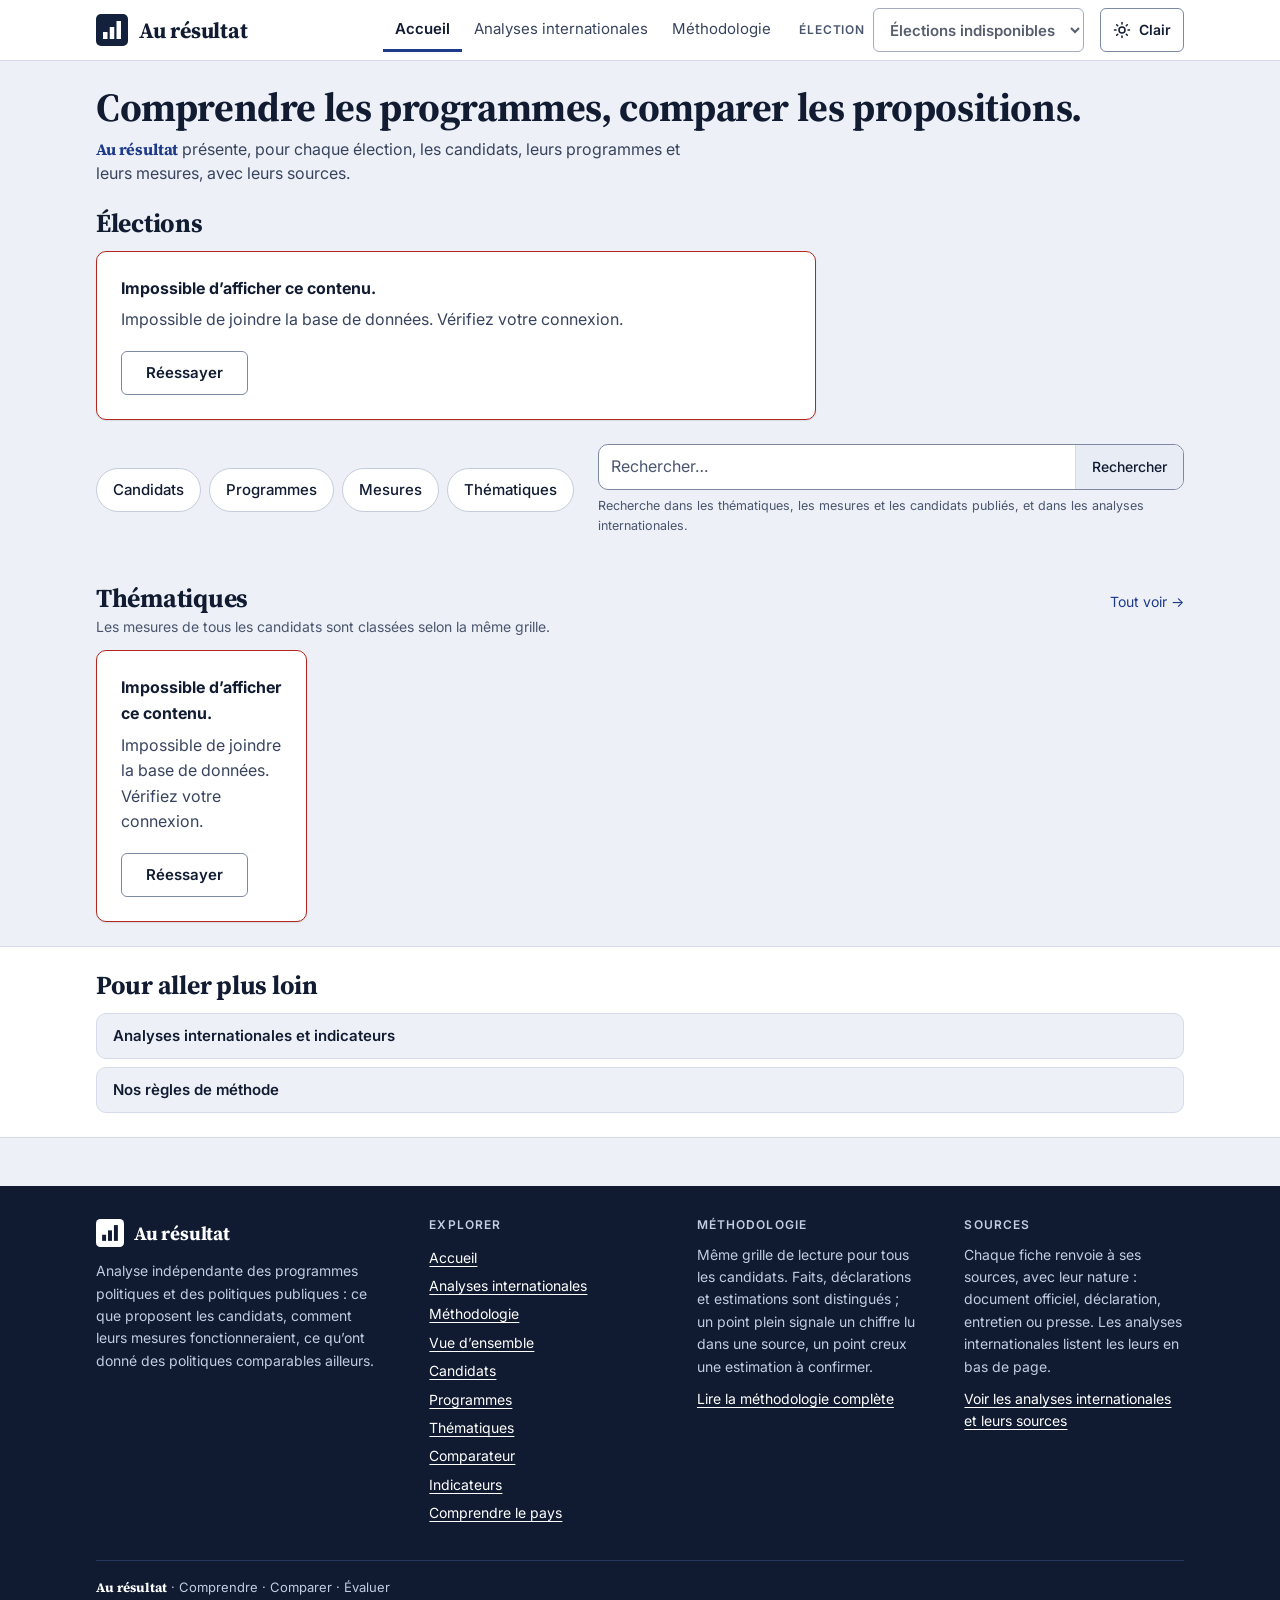
<file: index.html>
<!doctype html>
<html lang="fr">
<head>
<meta charset="utf-8">
<meta name="viewport" content="width=device-width, initial-scale=1">
<script src="assets/js/theme-init.js?v=169ece5c"></script>
<title>Comprendre les programmes, comparer les propositions · Au résultat</title>
<meta name="description" content="Plateforme indépendante d’information et de comparaison des programmes politiques et des politiques publiques. Une entrée par élection.">
<meta property="og:title" content="Comprendre les programmes, comparer les propositions · Au résultat">
<meta property="og:description" content="Plateforme indépendante d’information et de comparaison des programmes politiques et des politiques publiques. Une entrée par élection.">

<link rel="icon" href="assets/img/logo.svg" type="image/svg+xml">
<link rel="preconnect" href="https://fonts.googleapis.com">
<link rel="preconnect" href="https://fonts.gstatic.com" crossorigin>
<link rel="stylesheet" href="https://fonts.googleapis.com/css2?family=Inter:wght@400;500;600;700&family=Source+Serif+4:opsz,wght@8..60,500;8..60,600;8..60,700&display=swap">
<link rel="stylesheet" href="assets/css/tokens.css?v=0c6f7365">
<link rel="stylesheet" href="assets/css/base.css?v=03fb88df">
<link rel="stylesheet" href="assets/css/markdown.css?v=99b19935">
<link rel="stylesheet" href="assets/css/home.css?v=1163c06f">
<link rel="stylesheet" href="assets/css/data.css?v=e766cd85">
</head>
<body data-page="home">
<a class="skip" href="#contenu">Aller au contenu</a>
<div id="site-header"></div>

<main id="contenu">

  <!-- 1. Titre court -->
  <section class="h-hero" aria-labelledby="intro-h">
    <div class="wrap">
      <h1 id="intro-h">Comprendre les programmes, comparer les propositions.</h1>
      <p class="h-lede"><span class="brand-inline">Au résultat</span> présente, pour chaque élection, les candidats, leurs programmes et leurs mesures, avec leurs sources.</p>
    </div>
  </section>

  <!-- 2. Élections : cœur de la page -->
  <section class="h-elec" id="elections" aria-labelledby="elections-h">
    <div class="wrap">
      <h2 id="elections-h" class="h-h2">Élections</h2>
      <div id="h-elections"></div>
    </div>
  </section>

  <!-- 3. Accès directs et recherche -->
  <section class="h-quick" id="acces" aria-label="Accès directs et recherche">
    <div class="wrap">
      <ul class="h-chips" id="h-chips">
        <li><a href="candidats.html">Candidats</a></li>
        <li><a href="programmes.html">Programmes</a></li>
        <li><a href="comparateur.html">Mesures</a></li>
        <li><a href="thematiques.html">Thématiques</a></li>
      </ul>
      <div class="h-search" id="h-search" role="search">
        <form id="h-search-form" autocomplete="off">
          <label class="skip" for="h-q">Rechercher</label>
          <input id="h-q" type="search" placeholder="Rechercher…" aria-controls="h-results" aria-expanded="false">
          <button type="submit">Rechercher</button>
        </form>
        <div class="h-results" id="h-results" role="region" aria-live="polite" hidden></div>
        <p class="h-search-note" id="h-search-note"></p>
      </div>
    </div>
  </section>

  <!-- 4. Thématiques (cartes compactes) -->
  <section class="h-band" id="thematiques" aria-labelledby="thematiques-h">
    <div class="wrap">
      <div class="h-sec-row">
        <h2 id="thematiques-h" class="h-h2">Thématiques</h2>
        <a href="thematiques.html">Tout voir →</a>
      </div>
      <p class="h-sec-sub" id="h-themes-sub">Les mesures de tous les candidats sont classées selon la même grille.</p>
      <div class="h-themes" id="h-themes"></div>
    </div>
  </section>

  <!-- 5. Pour aller plus loin : méthode et ressources, repliées -->
  <section class="h-band h-band--surface" id="methode" aria-labelledby="ressources-h">
    <div class="wrap">
      <h2 id="ressources-h" class="h-h2">Pour aller plus loin</h2>
      <div class="h-folds">
        <details class="h-fold" id="ressources">
          <summary>Analyses internationales et indicateurs</summary>
          <div class="h-res">
            <div>
              <p class="label">Analyses internationales</p>
              <p id="h-res-an"></p>
              <ul id="h-dossiers"></ul>
              <a href="analyses-internationales.html">Ouvrir la bibliothèque d’analyses →</a>
            </div>
            <div>
              <p class="label">Indicateurs</p>
              <p id="h-res-in"></p>
              <ul id="h-domains"></ul>
              <a href="indicateurs.html">Voir les indicateurs →</a>
            </div>
          </div>
        </details>
        <details class="h-fold" id="methode-fold">
          <summary>Nos règles de méthode</summary>
          <ol class="h-principles">
            <li><span class="mono">01</span><b>Même grille pour tous</b><p>Mêmes champs, même exigence pour chaque candidat.</p></li>
            <li><span class="mono">02</span><b>Sources traçables</b><p>Chaque chiffre important renvoie à une source accessible.</p></li>
            <li><span class="mono">03</span><b>Faits, déclarations, estimations</b><p>Ce qui est vérifié, annoncé ou estimé n’est jamais mélangé.</p></li>
            <li><span class="mono">04</span><b>Des mécanismes, pas des slogans</b><p>Une mesure est décrite par ce qu’elle fait et ce qu’elle coûte.</p></li>
            <li><span class="mono">05</span><b>Résultats et limites</b><p>Les effets observés ailleurs sont présentés avec leurs limites.</p></li>
            <li><span class="mono">06</span><b>Contexte national et international</b><p>Une politique se juge par rapport à la situation de départ.</p></li>
          </ol>
          <p class="h-more"><a href="methodologie.html">Lire la méthodologie complète →</a></p>
        </details>
      </div>
    </div>
  </section>

  <noscript><p class="nojs wrap">Cette page affiche une partie de ses données avec JavaScript. Activez-le pour la consulter, ou ouvrez directement les <a href="candidats.html">candidats</a>, les <a href="thematiques.html">thématiques</a> ou les <a href="analyses-internationales.html">analyses internationales</a>.</p></noscript>
</main>

<div id="site-footer"></div>

<script src="assets/js/site-config.js?v=e3b5e2b8"></script>
<script src="assets/js/utils.js?v=4f6dde50"></script>
<script src="assets/js/layout.js?v=0e770fba"></script>
<script src="assets/js/supabase-config.js?v=77957553"></script>
<script src="assets/js/db.js?v=920af3e1"></script>
<script src="assets/js/markdown.js?v=3c86658f"></script>
<script src="assets/js/ui.js?v=0d03a4fd"></script>
<script src="assets/js/election.js?v=696cc9b3"></script>
<script src="assets/js/data-analyses.js?v=10afe209"></script>
<script src="assets/js/data-gauche.js?v=f952f74d"></script>
<script src="assets/js/search.js?v=bfb70db7"></script>
<script src="assets/js/home.js?v=f978a2df"></script>
</body>
</html>
</file>
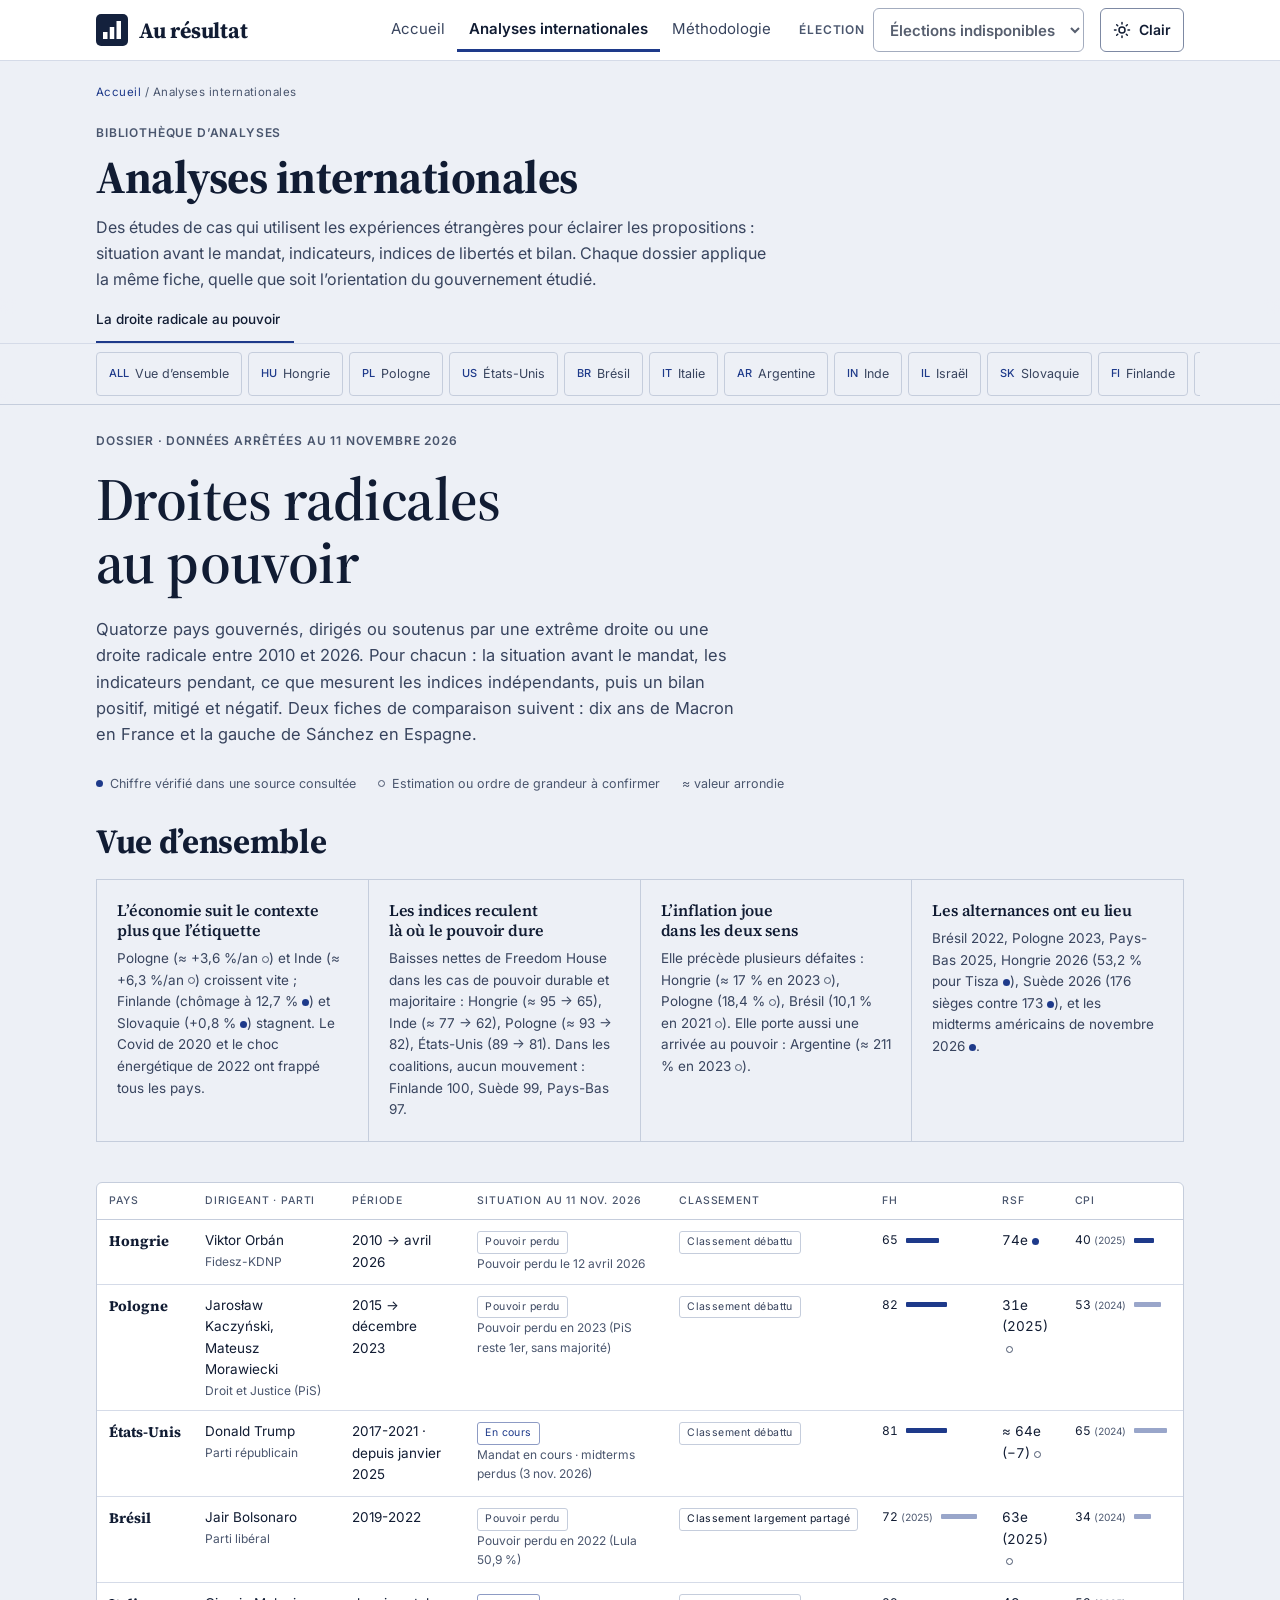
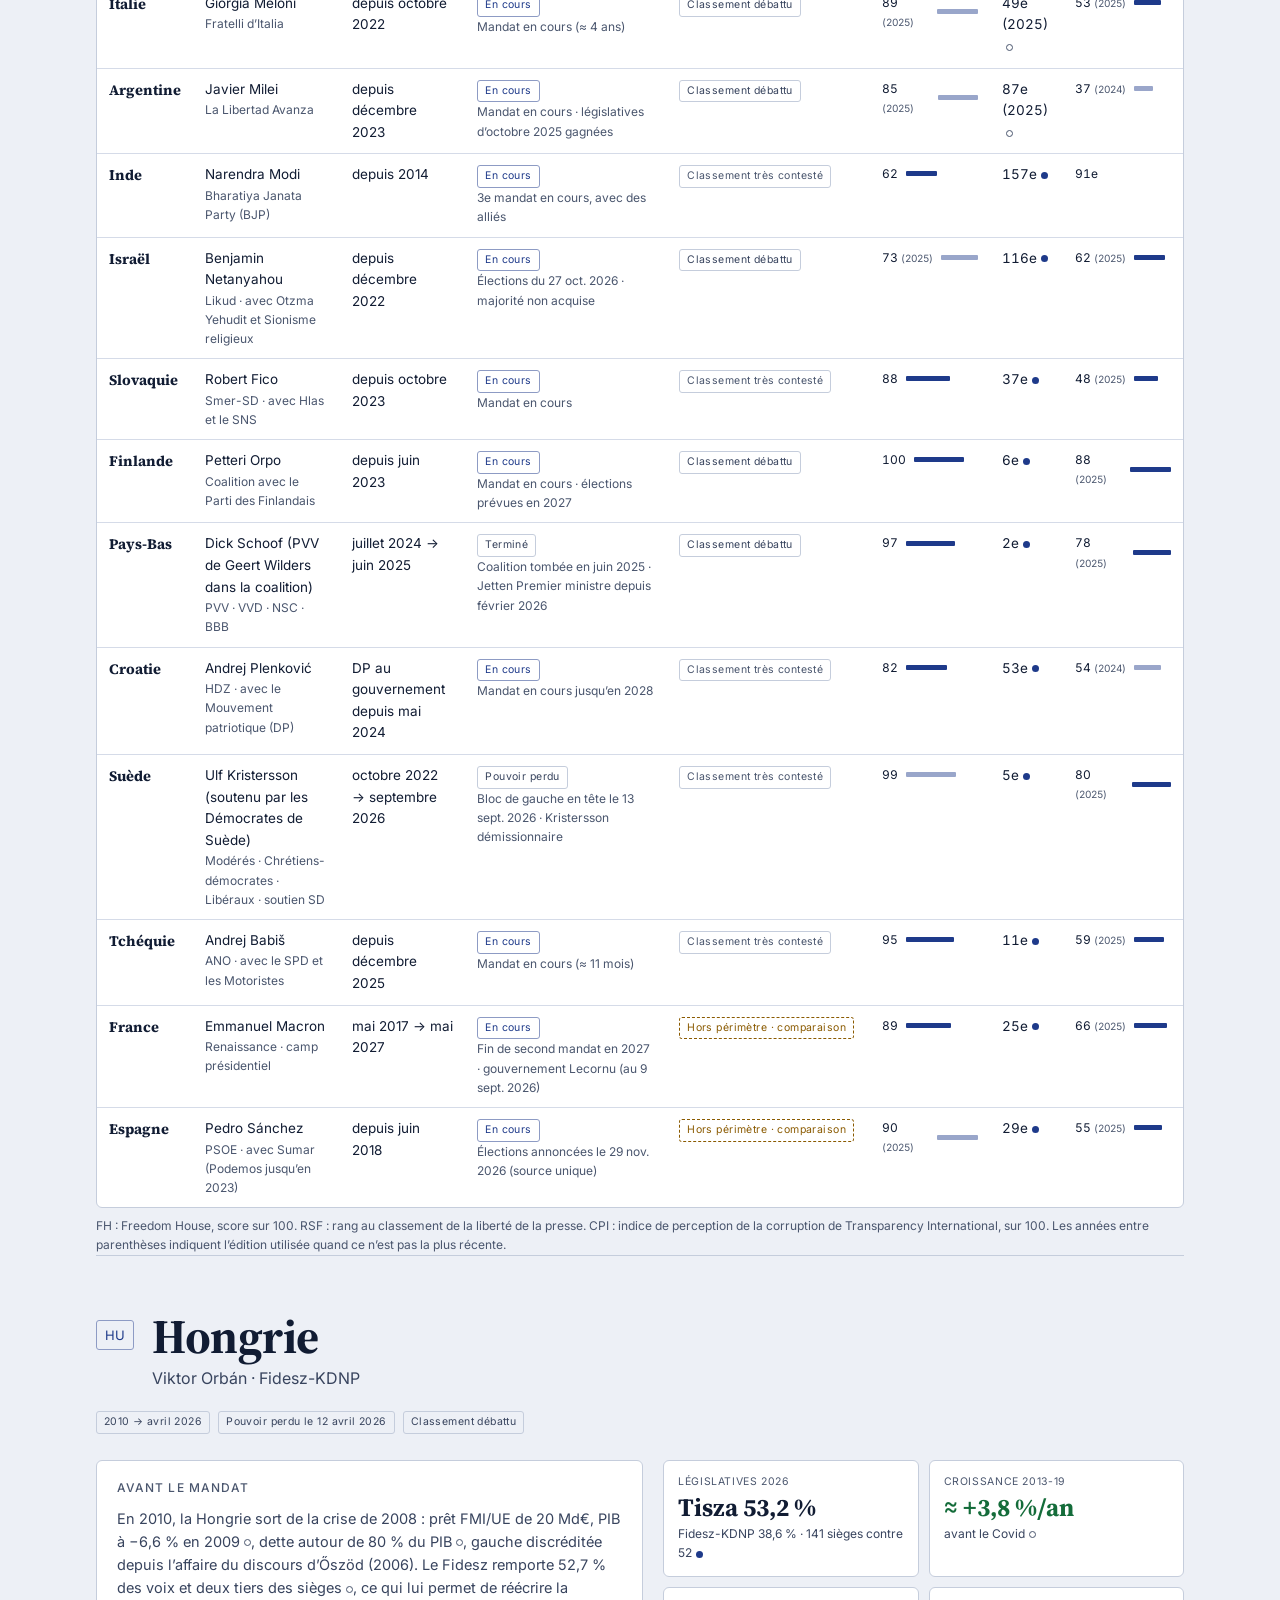
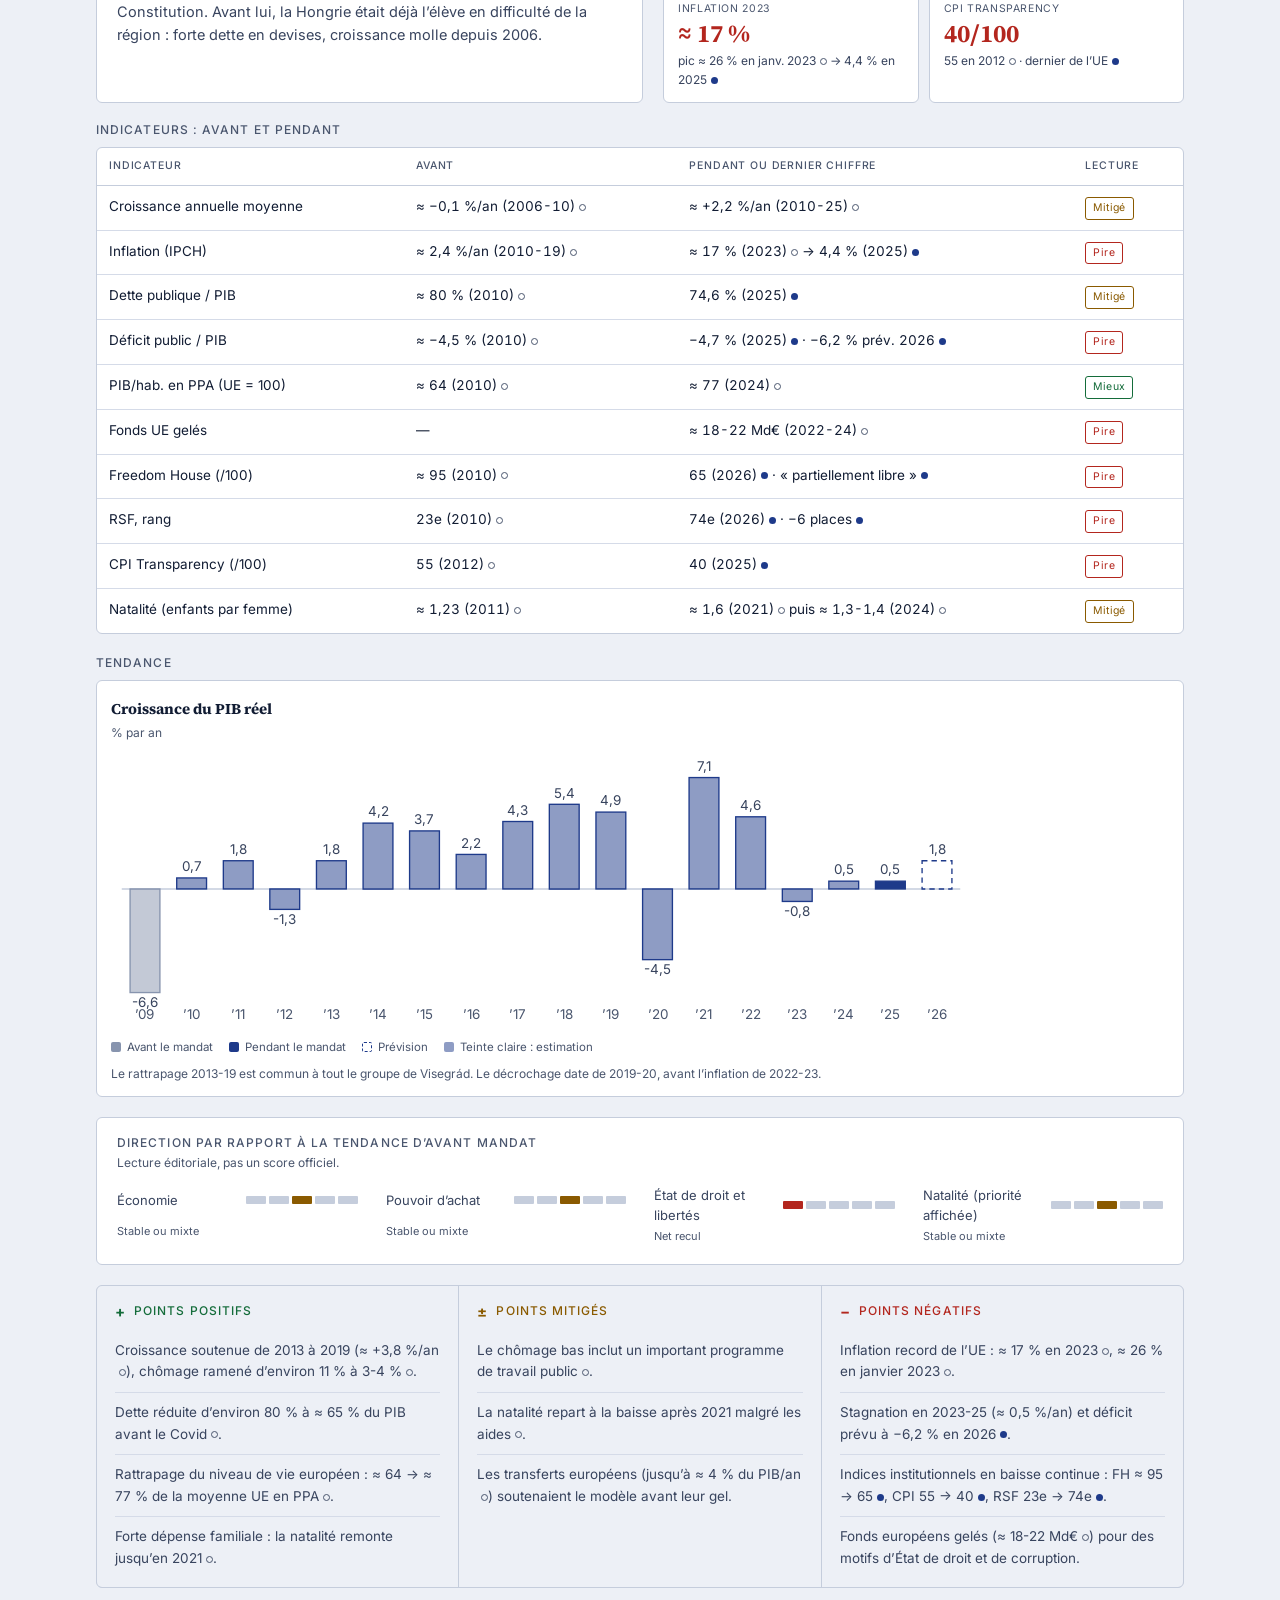
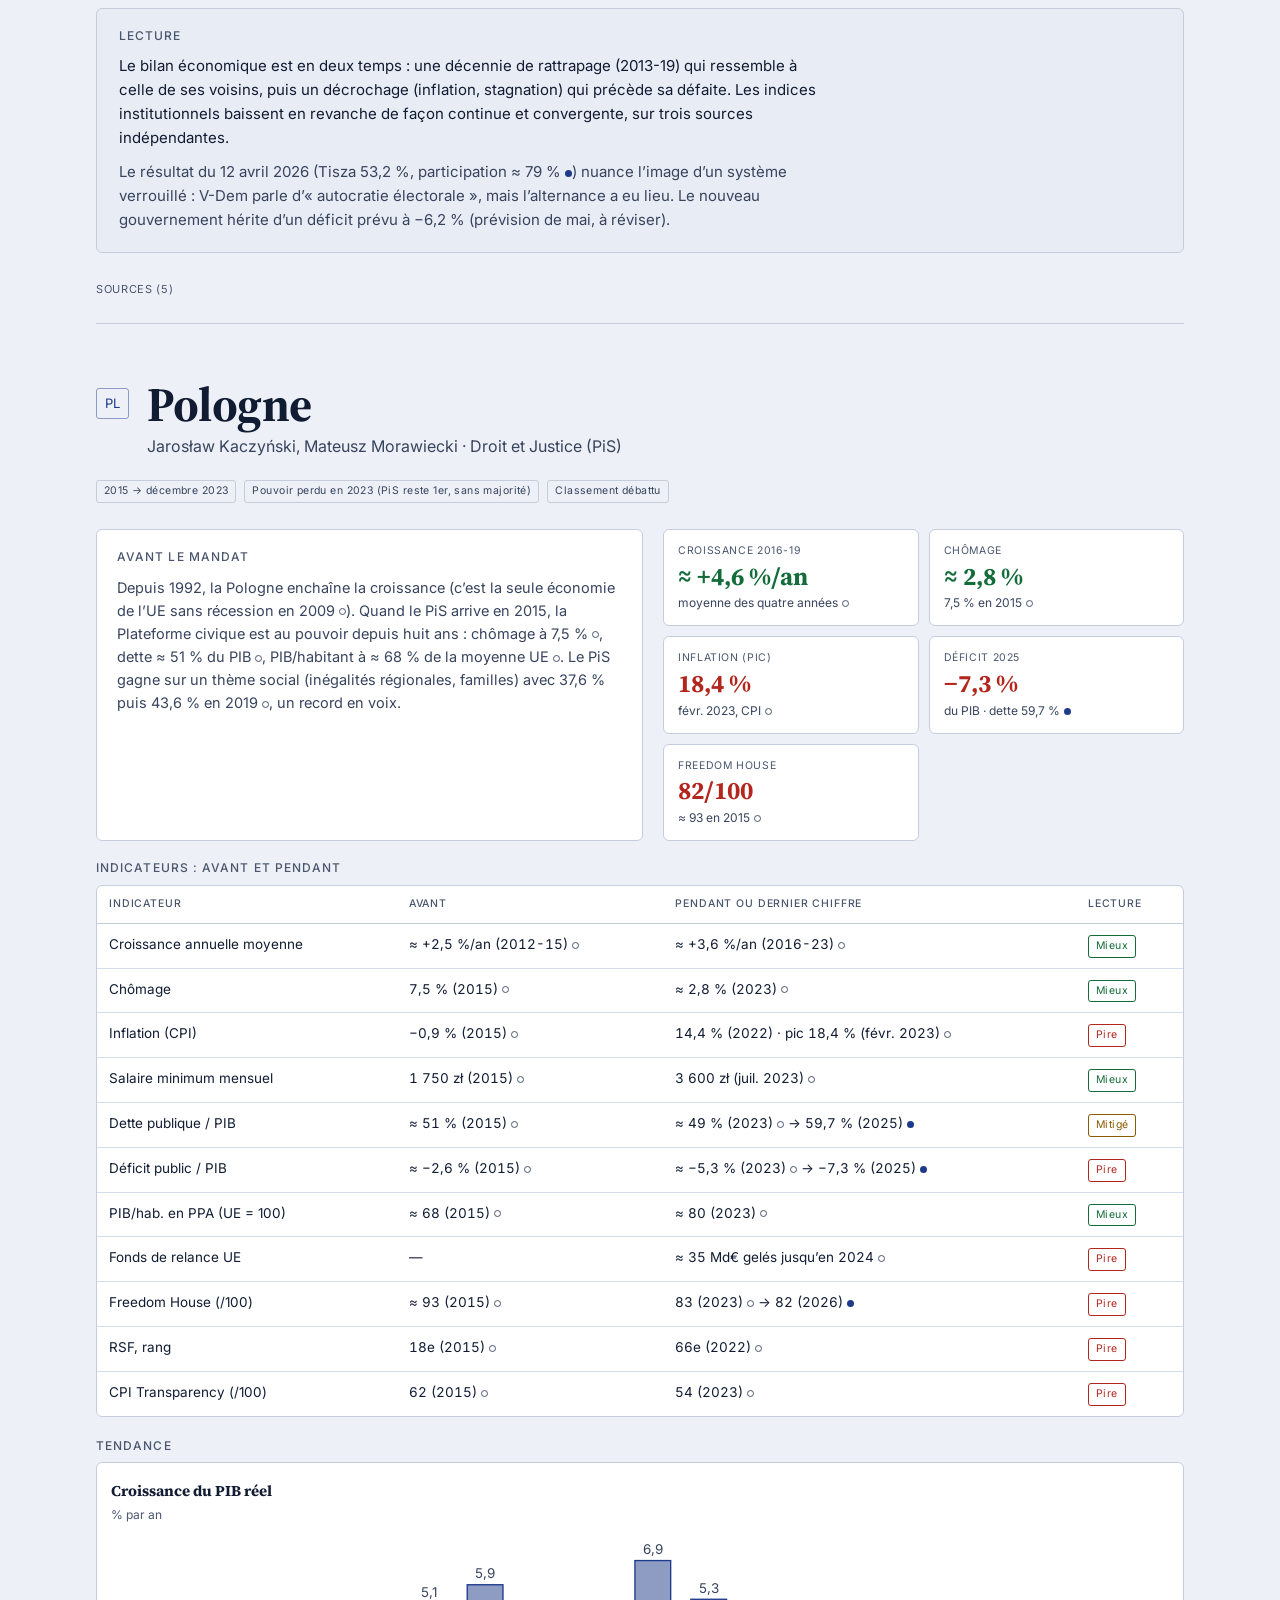
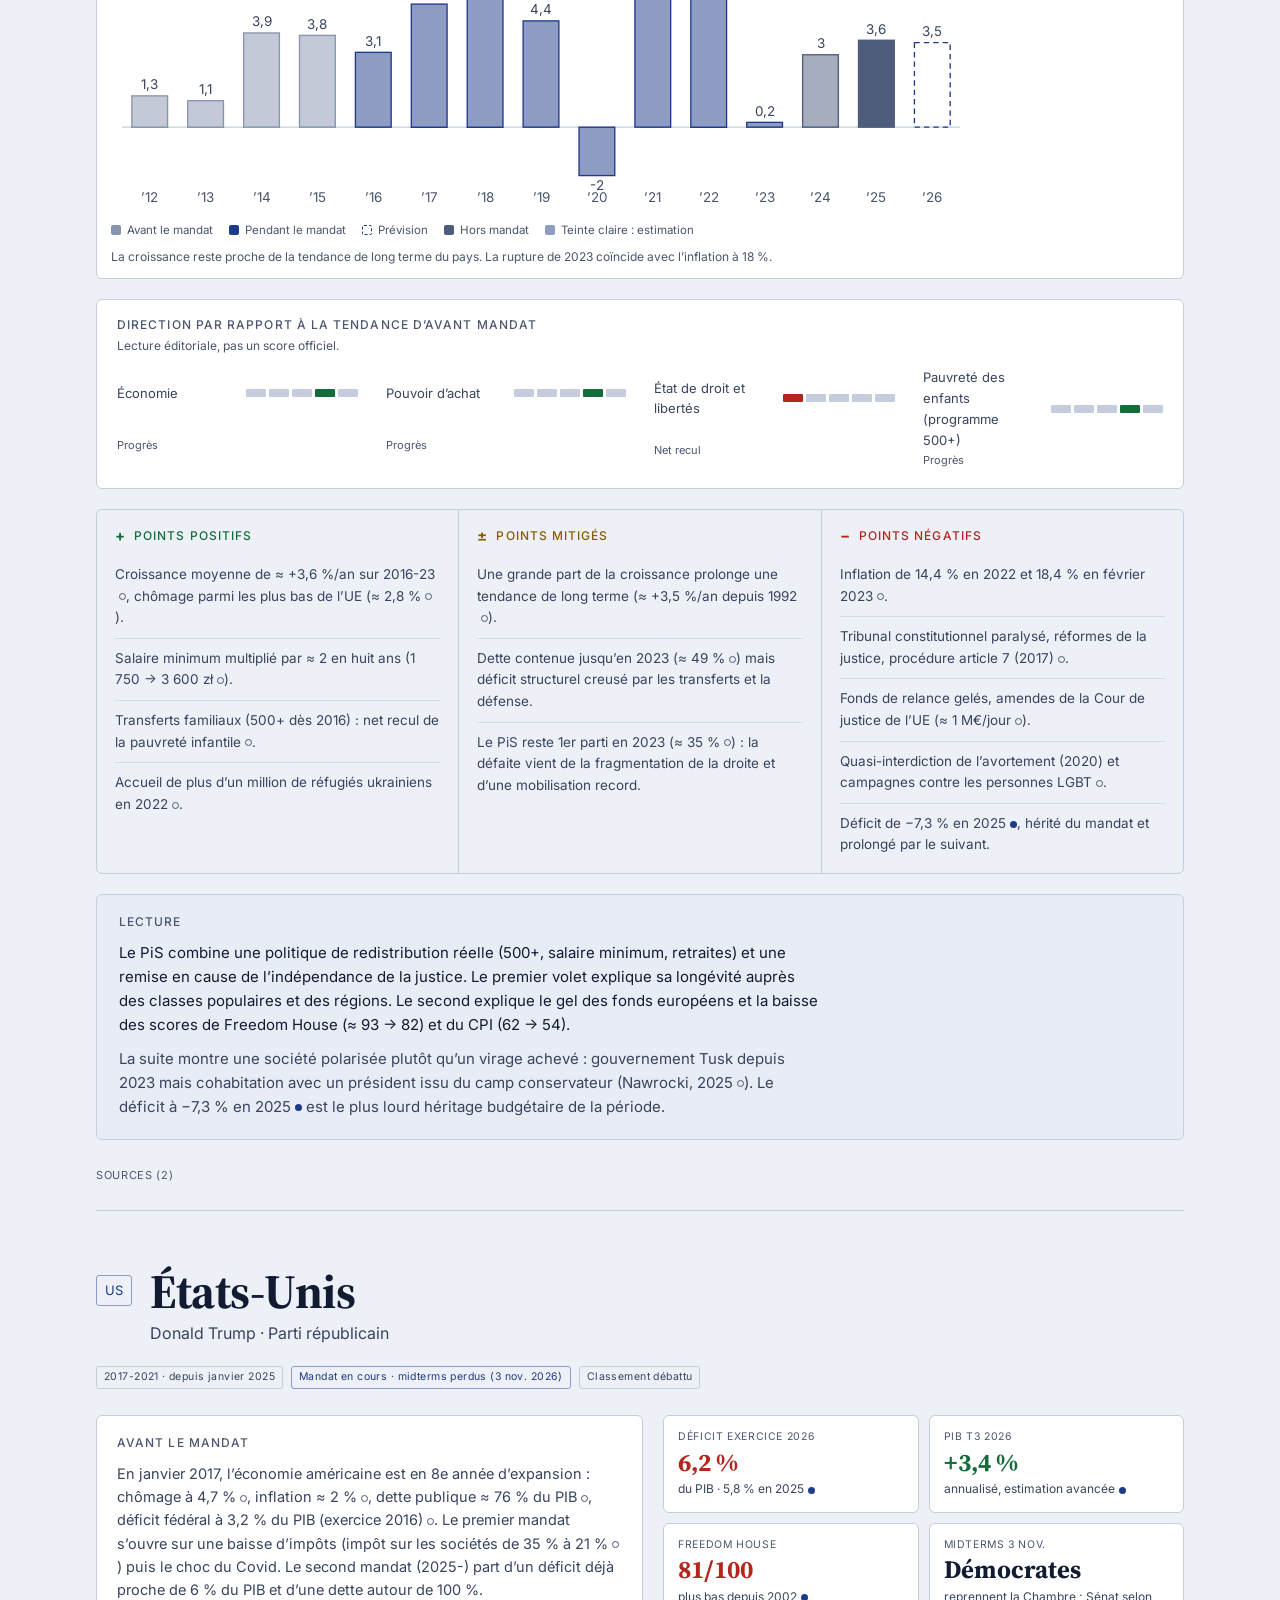
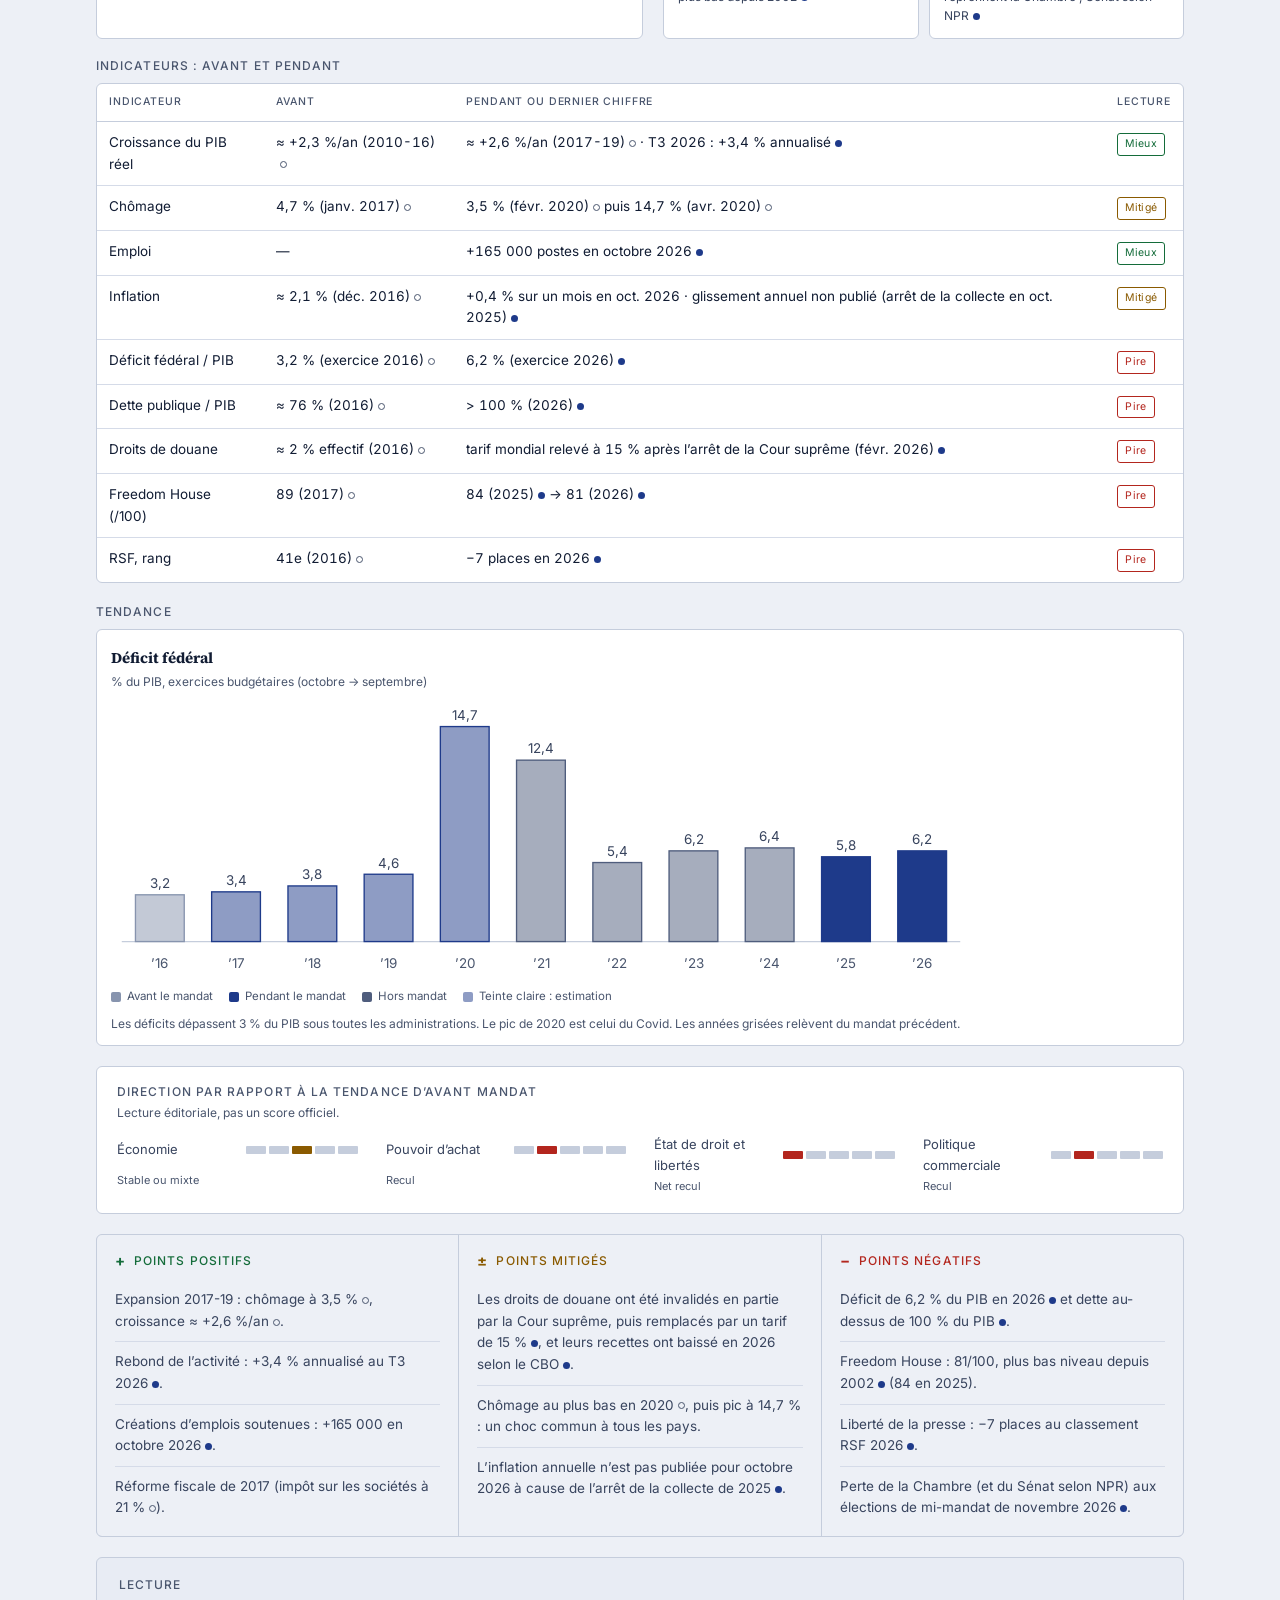
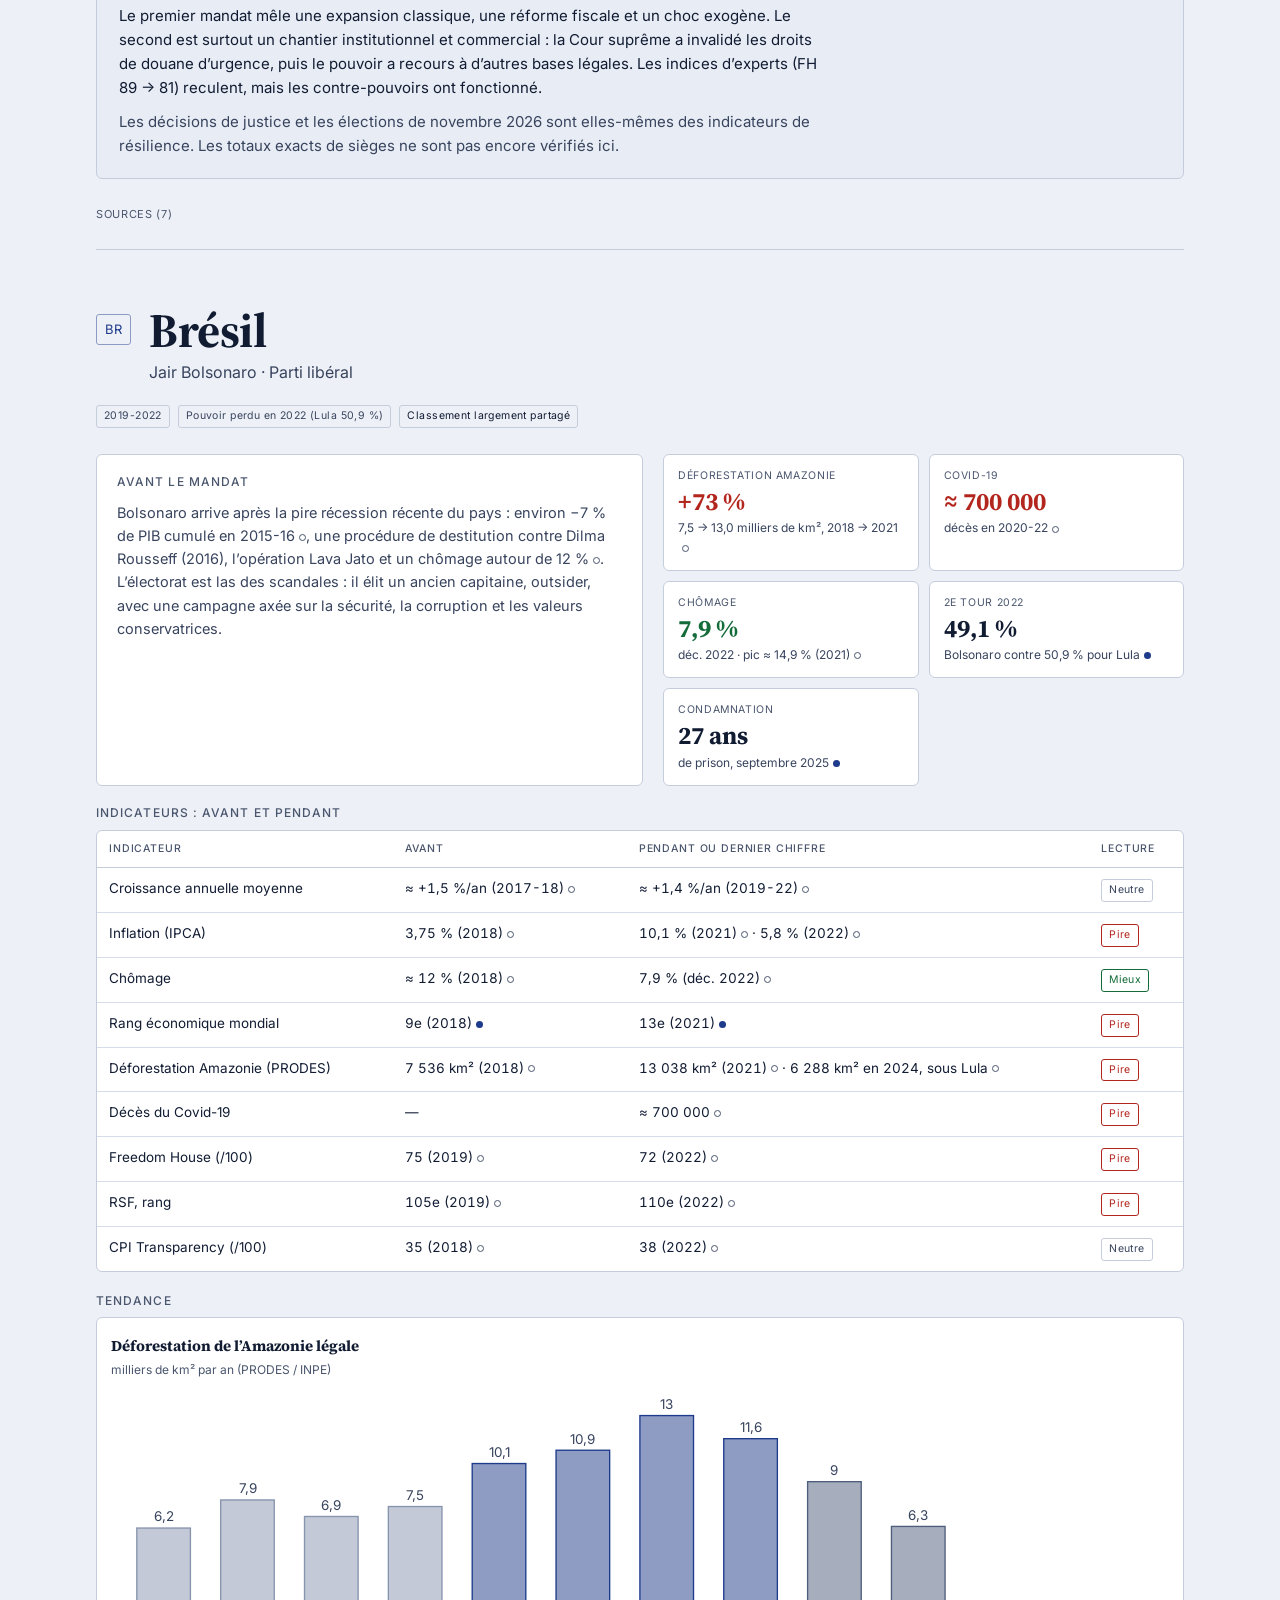
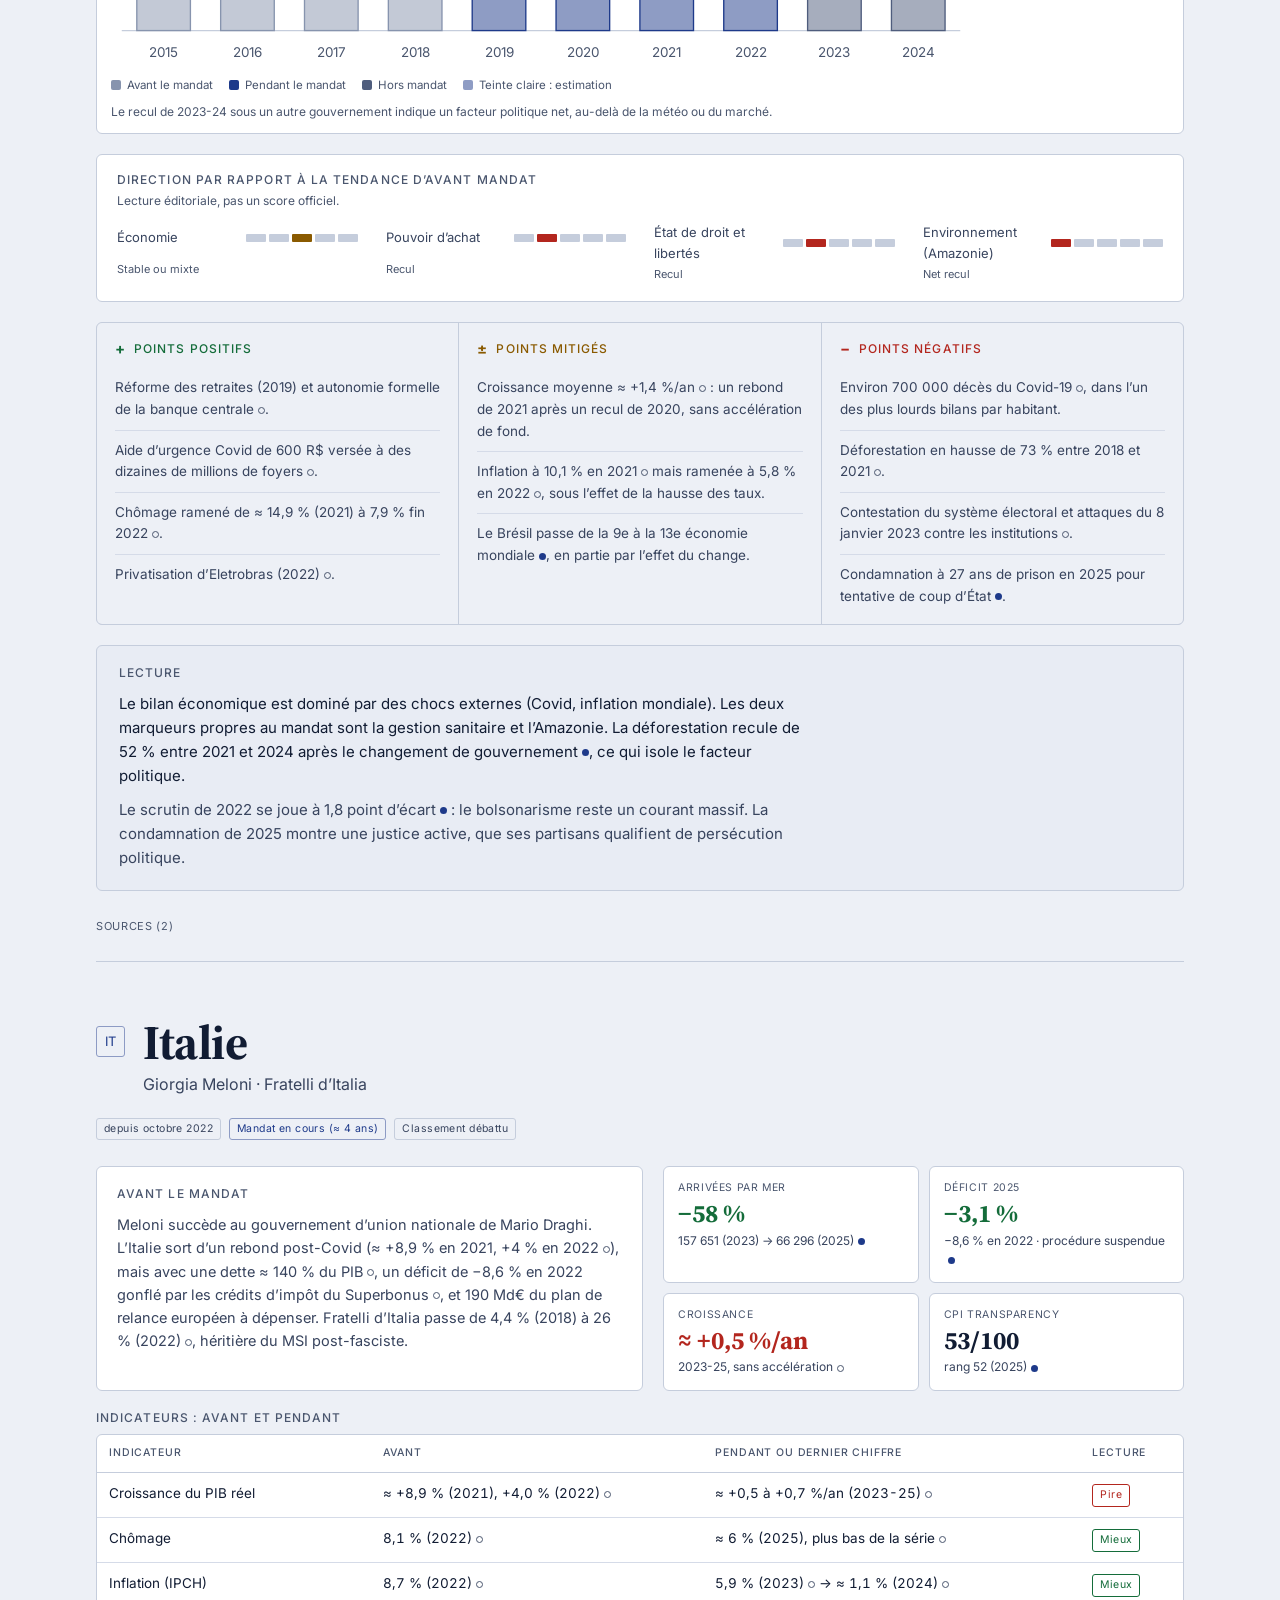
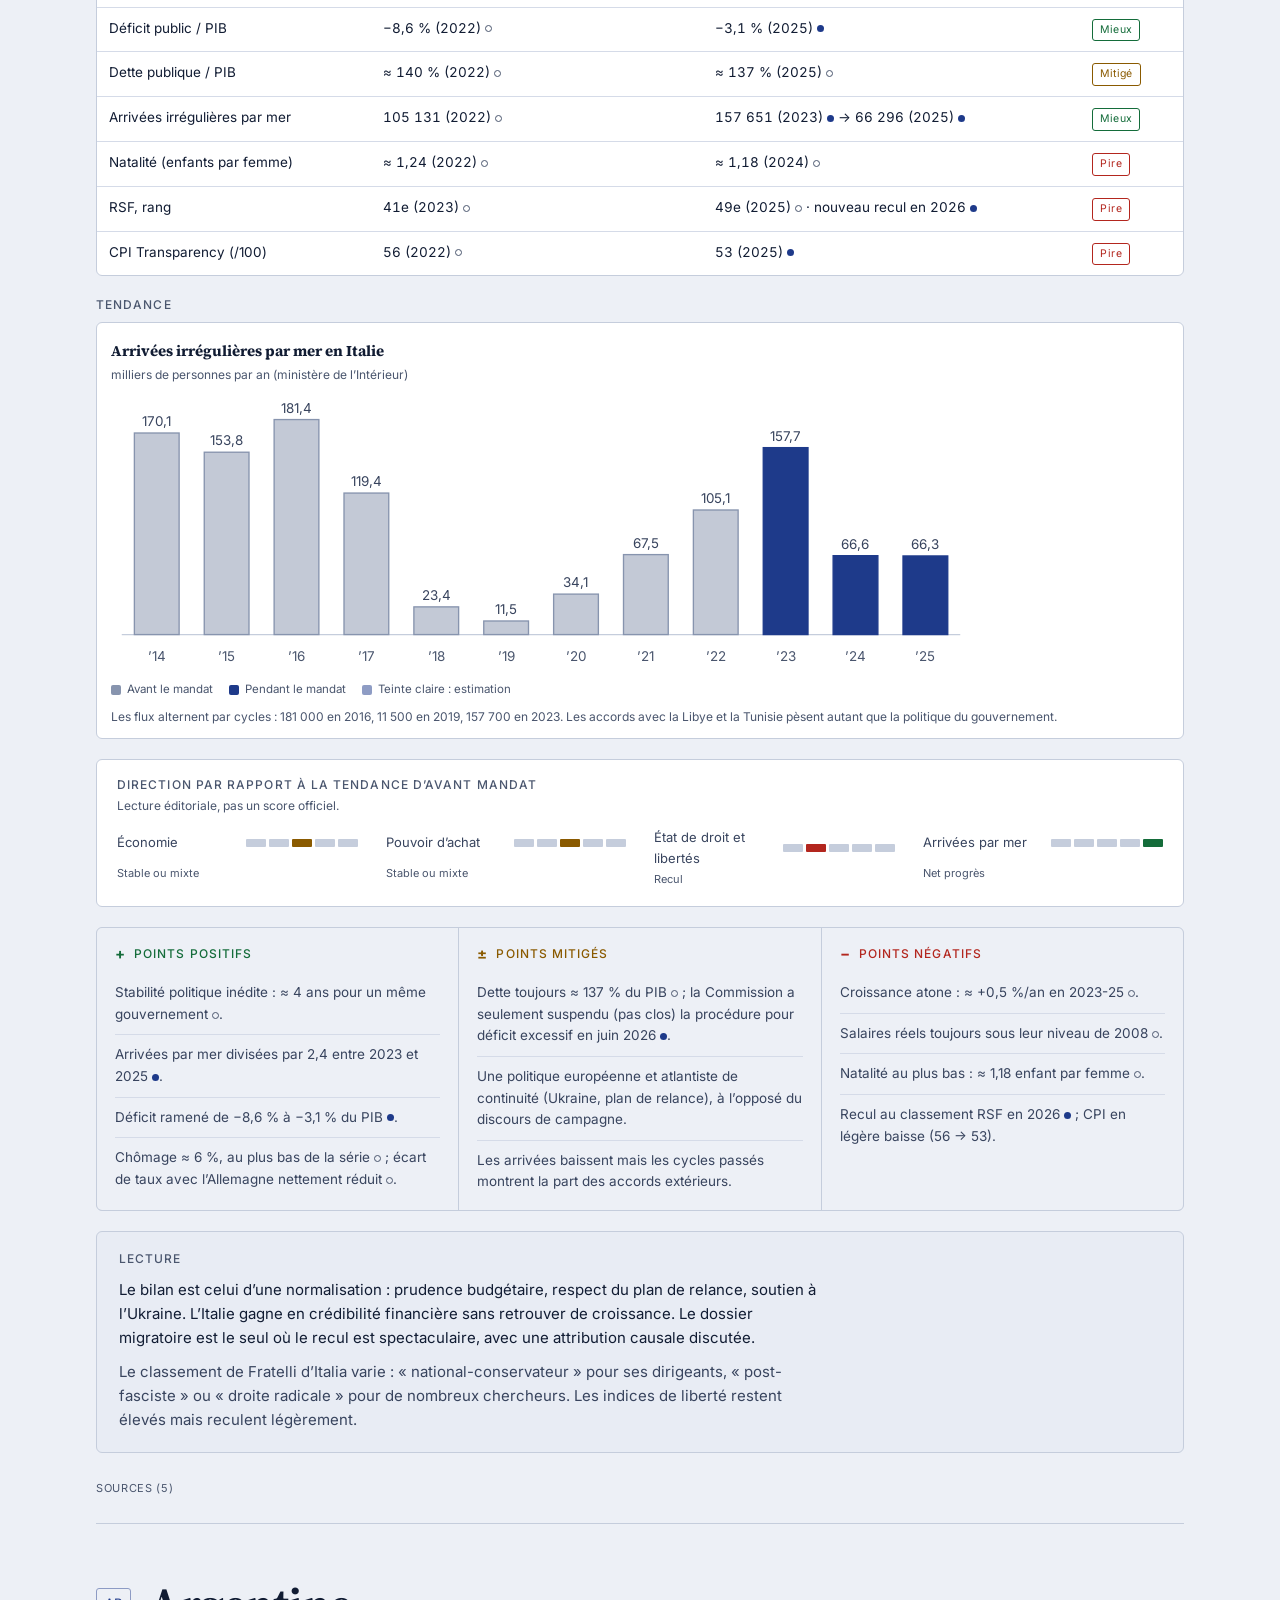
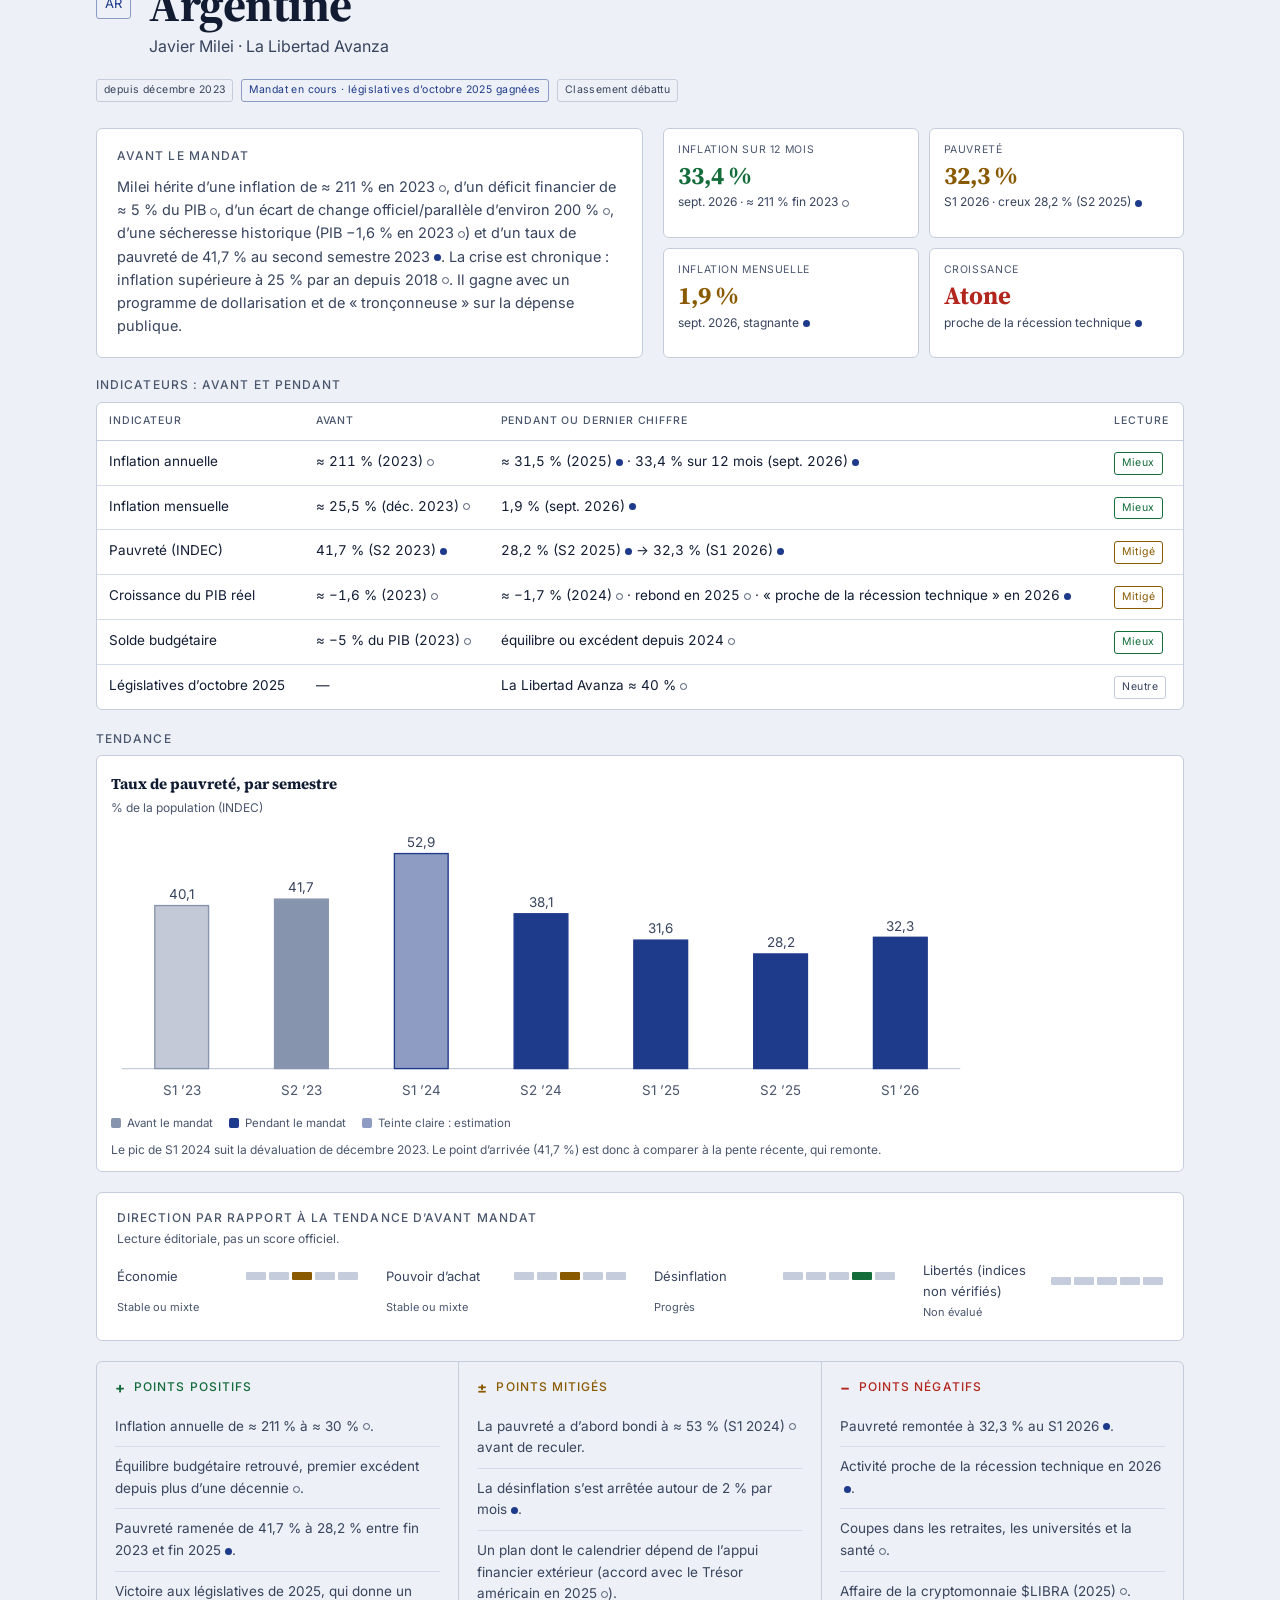
<file: analyses-internationales.html>
<!doctype html>
<html lang="fr">
<head>
<meta charset="utf-8">
<meta name="viewport" content="width=device-width, initial-scale=1">
<script src="assets/js/theme-init.js?v=169ece5c"></script>
<title>Analyses internationales · Au résultat</title>
<meta name="description" content="Études de cas internationales : quatorze pays dans leur période droite radicale, plus la France et l’Espagne en comparaison, avec situation avant le mandat, indicateurs, indices de libertés et bilan.">
<meta property="og:title" content="Analyses internationales · Au résultat">
<meta property="og:description" content="Études de cas internationales : quatorze pays dans leur période droite radicale, plus la France et l’Espagne en comparaison, avec situation avant le mandat, indicateurs, indices de libertés et bilan.">
<link rel="icon" href="assets/img/logo.svg" type="image/svg+xml">
<link rel="preconnect" href="https://fonts.googleapis.com">
<link rel="preconnect" href="https://fonts.gstatic.com" crossorigin>
<link rel="stylesheet" href="https://fonts.googleapis.com/css2?family=Inter:wght@400;500;600;700&family=Source+Serif+4:opsz,wght@8..60,500;8..60,600;8..60,700&display=swap">
<link rel="stylesheet" href="assets/css/tokens.css?v=0c6f7365">
<link rel="stylesheet" href="assets/css/base.css?v=03fb88df">
<link rel="stylesheet" href="assets/css/markdown.css?v=99b19935">
<link rel="stylesheet" href="assets/css/analyses.css?v=4026eade">
</head>
<body data-page="analyses">
<a class="skip" href="#contenu">Aller au contenu</a>
<div id="site-header"></div>

<main id="contenu">
<div class="wrap">
  <p class="crumb"><a href="index.html">Accueil</a> <span aria-hidden="true">/</span> Analyses internationales</p>
</div>
<header class="a-intro"><div class="wrap">
  <p class="label">Bibliothèque d’analyses</p>
  <h1>Analyses internationales</h1>
  <p class="lede">Des études de cas qui utilisent les expériences étrangères pour éclairer les propositions : situation avant le mandat, indicateurs, indices de libertés et bilan. Chaque dossier applique la même fiche, quelle que soit l’orientation du gouvernement étudié.</p>
</div></header>

<!-- Barre fixe : onglets + navigation par pays. Le bandeau du site, lui, défile et disparaît. -->
<div class="a-bar" id="a-bar">
  <nav class="a-tabs" aria-label="Onglets des analyses internationales"><div class="wrap">
    <a id="tab-extreme" href="#extreme-droite" aria-current="page">La droite radicale au pouvoir</a>
    <a id="tab-gauche" href="#gauche">La gauche au pouvoir</a>
  </div></nav>
  <nav class="chips-nav" aria-label="Navigation par pays"><div class="wrap" id="nav"></div></nav>
</div>

<!-- Onglet 1 : contenu d’origine, inchangé -->
<div class="a-panel" id="extreme-droite">
<div class="wrap">
  <header class="a-hero" id="top">
    <p class="label">Dossier · données arrêtées au 11 novembre 2026</p>
    <h2 class="dossier-h">Droites radicales au pouvoir</h2>
    <p class="lede">Quatorze pays gouvernés, dirigés ou soutenus par une extrême droite ou une droite radicale entre 2010 et 2026. Pour chacun : la situation avant le mandat, les indicateurs pendant, ce que mesurent les indices indépendants, puis un bilan positif, mitigé et négatif. Deux fiches de comparaison suivent : dix ans de Macron en France et la gauche de Sánchez en Espagne.</p>
    <div class="legend">
      <span><i class="dot v"></i> Chiffre vérifié dans une source consultée</span>
      <span><i class="dot e"></i> Estimation ou ordre de grandeur à confirmer</span>
      <span class="mono">≈ valeur arrondie</span>
    </div>
  </header>

  <section id="overview" aria-labelledby="ov-h">
    <h2 class="sec" id="ov-h">Vue d’ensemble</h2>
    <div class="findings" id="findings"></div>
    <div class="scroll"><table class="ov" id="ovt"></table></div>
    <p class="cnote">FH : Freedom House, score sur 100. RSF : rang au classement de la liberté de la presse. CPI : indice de perception de la corruption de Transparency International, sur 100. Les années entre parenthèses indiquent l’édition utilisée quand ce n’est pas la plus récente.</p>
  </section>

  <div id="countries"></div>

  <section class="method" id="methode" aria-labelledby="m-h">
    <h2 id="m-h">Méthode et limites</h2>
    <div class="cols">
      <div>
        <p><b>Un classement contesté.</b> Le périmètre vient du tableau de départ. Il mélange des gouvernements dirigés par une extrême droite ou une droite radicale (Hongrie, Pologne, Brésil), des coalitions où elle est partenaire (Israël, Finlande, Croatie, Tchéquie, Slovaquie) et des soutiens parlementaires (Suède). Le niveau de consensus des chercheurs est indiqué pour chaque cas.</p>
      </div>
      <div>
        <p><b>Fiabilité des chiffres.</b></p>
        <ul>
          <li>Un point plein signale un chiffre lu dans une source consultée pour ce dossier (liens sous chaque fiche).</li>
          <li>Un point creux signale un ordre de grandeur issu de connaissances générales, à confirmer avant citation.</li>
          <li>Les prévisions 2026 de la Commission européenne datent de mai 2026. Elles ont pu être révisées depuis.</li>
          <li>Plusieurs sites officiels (Eurostat, FMI, Banque mondiale) étaient inaccessibles pendant la recherche.</li>
        </ul>
      </div>
      <div>
        <p><b>Lecture des indices.</b> Freedom House, V-Dem, RSF et Transparency International ont des méthodes différentes et sont parfois critiqués. Une baisse d’indice mesure une perception d’experts, pas un fait comptable. La rubrique « Direction » de chaque fiche est une lecture éditoriale par rapport à la tendance d’avant mandat. Ce n’est pas un score officiel.</p>
        <p style="margin-top:10px"><b>Causalité.</b> Un résultat observé pendant un mandat n’est pas forcément dû au gouvernement : Covid de 2020 et choc énergétique de 2022 ont frappé tous les pays.</p>
      </div>
    </div>
  </section>
</div>
</div>

<!-- Onglet 2 : en construction. Les fiches viennent de assets/js/data-gauche.js -->
<div class="a-panel" id="gauche" hidden>
<div class="wrap">
  <header class="a-hero">
    <p class="label">Analyses internationales · en construction</p>
    <h2 class="dossier-h">La gauche au pouvoir</h2>
    <p class="lede">Cet onglet recevra les analyses de gouvernements de gauche, avec la même fiche que l’onglet « La droite radicale au pouvoir » : situation avant le mandat, indicateurs, indices de libertés, bilan positif, mitigé et négatif. Les pays et les périodes restent à choisir.</p>
  </header>
  <section id="g-empty" aria-labelledby="g-empty-h">
    <h2 class="sec" id="g-empty-h">Périmètre à définir</h2>
    <div class="g-slot">
      <p><b>Aucun pays n’est encore sélectionné.</b> Avant de remplir cet onglet, il reste à décider :</p>
      <ul>
        <li>quels gouvernements entrent dans le périmètre, et ce que « de gauche » signifie ici ;</li>
        <li>la période étudiée pour chaque pays ;</li>
        <li>les indicateurs à comparer, pour garder la même grille que l’autre onglet.</li>
      </ul>
      <p class="g-note">Pour ajouter un pays : une entrée dans assets/js/data-gauche.js, au même format que data-analyses.js. La fiche apparaît ici automatiquement.</p>
    </div>
  </section>
  <div id="countries-gauche"></div>
</div>
</div>
</main>
<noscript><p class="nojs wrap">Cette page affiche ses données avec JavaScript. Activez-le pour la consulter.</p></noscript>
<div id="site-footer"></div>

<script src="assets/js/site-config.js?v=e3b5e2b8"></script>
<script src="assets/js/utils.js?v=4f6dde50"></script>
<script src="assets/js/layout.js?v=0e770fba"></script>
<script src="assets/js/supabase-config.js?v=77957553"></script>
<script src="assets/js/db.js?v=920af3e1"></script>
<script src="assets/js/election.js?v=696cc9b3"></script>
<script src="assets/js/data-analyses.js?v=10afe209"></script>
<script src="assets/js/data-gauche.js?v=f952f74d"></script>
<script src="assets/js/analyses.js?v=9d073cca"></script>
<script src="assets/js/tabs.js?v=0f733b24"></script>
</body>
</html>
</file>
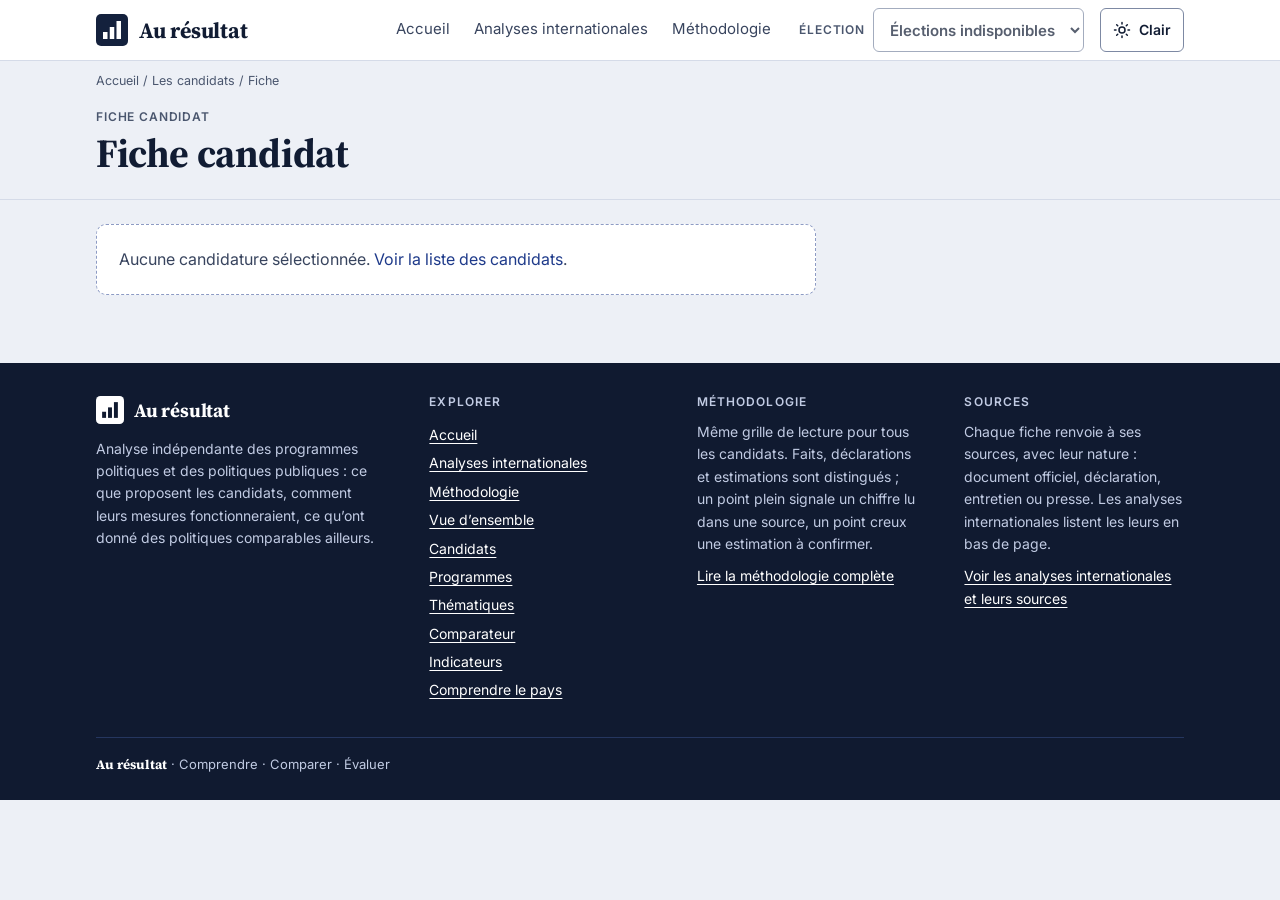
<file: candidat.html>
<!doctype html>
<html lang="fr">
<head>
<meta charset="utf-8">
<meta name="viewport" content="width=device-width, initial-scale=1">
<script src="assets/js/theme-init.js?v=169ece5c"></script>
<title>Fiche candidat · Au résultat</title>
<meta name="description" content="Fiche d’un candidat : statut de la candidature, programme, mesures publiées et sources.">
<meta property="og:title" content="Fiche candidat · Au résultat">
<meta property="og:description" content="Fiche d’un candidat : statut de la candidature, programme, mesures publiées et sources.">

<link rel="icon" href="assets/img/logo.svg" type="image/svg+xml">
<link rel="preconnect" href="https://fonts.googleapis.com">
<link rel="preconnect" href="https://fonts.gstatic.com" crossorigin>
<link rel="stylesheet" href="https://fonts.googleapis.com/css2?family=Inter:wght@400;500;600;700&family=Source+Serif+4:opsz,wght@8..60,500;8..60,600;8..60,700&display=swap">
<link rel="stylesheet" href="assets/css/tokens.css?v=0c6f7365">
<link rel="stylesheet" href="assets/css/base.css?v=03fb88df">
<link rel="stylesheet" href="assets/css/markdown.css?v=99b19935">
<link rel="stylesheet" href="assets/css/pages.css?v=1d81db1a">
<link rel="stylesheet" href="assets/css/data.css?v=e766cd85">
</head>
<body data-page="candidats" data-nav="candidats" data-scope="election">
<a class="skip" href="#contenu">Aller au contenu</a>
<div id="site-header"></div>

<main id="contenu">
<div class="wrap"><p class="crumb"><a href="index.html">Accueil</a> <span aria-hidden="true">/</span> <a href="candidats.html">Les candidats</a> <span aria-hidden="true">/</span> Fiche</p></div>
<header class="p-head"><div class="wrap">
    <p class="label">Fiche candidat</p>
    <h1><span id="f-name">Fiche candidat</span></h1>
    <p class="p-lede"><span id="f-lede"></span></p>
</div></header>
<section class="p-sec"><div class="wrap"><div id="f-body"></div></div></section>
</main>

<div id="site-footer"></div>

<script src="assets/js/site-config.js?v=e3b5e2b8"></script>
<script src="assets/js/utils.js?v=4f6dde50"></script>
<script src="assets/js/layout.js?v=0e770fba"></script>
<script src="assets/js/supabase-config.js?v=77957553"></script>
<script src="assets/js/db.js?v=920af3e1"></script>
<script src="assets/js/markdown.js?v=3c86658f"></script>
<script src="assets/js/ui.js?v=0d03a4fd"></script>
<script src="assets/js/scrutin.js?v=9b7323bf"></script>
<script src="assets/js/election.js?v=696cc9b3"></script>
<script src="assets/js/candidat.js?v=0acfbdf2"></script>
</body>
</html>
</file>
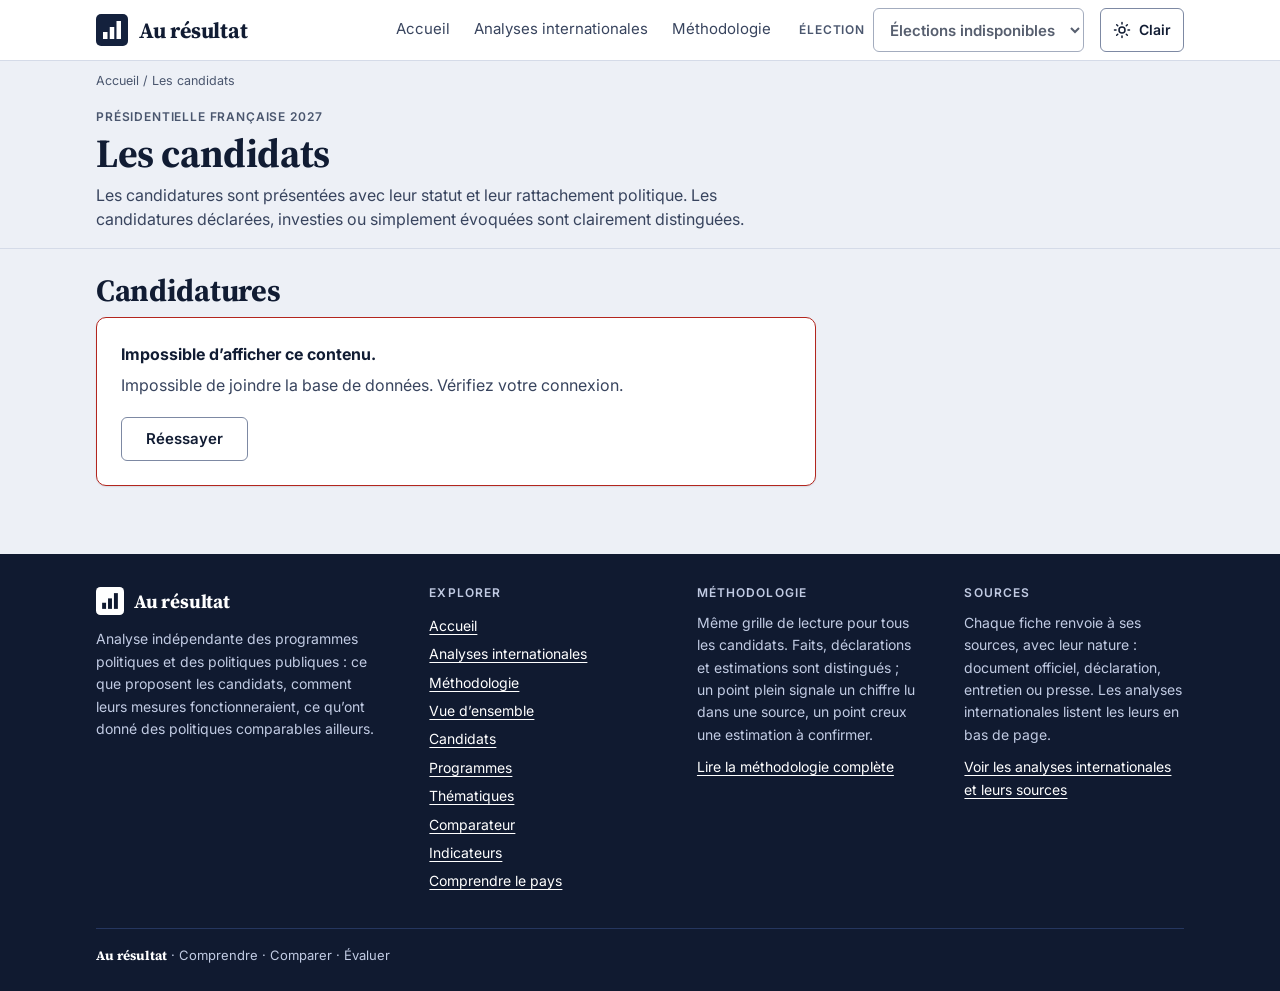
<file: candidats.html>
<!doctype html>
<html lang="fr">
<head>
<meta charset="utf-8">
<meta name="viewport" content="width=device-width, initial-scale=1">
<script src="assets/js/theme-init.js?v=169ece5c"></script>
<title>Les candidats · Au résultat</title>
<meta name="description" content="Les candidatures publiées à l’élection présidentielle française de 2027, avec statut, programme et sources.">
<meta property="og:title" content="Les candidats · Au résultat">
<meta property="og:description" content="Les candidatures publiées à l’élection présidentielle française de 2027, avec statut, programme et sources.">

<link rel="icon" href="assets/img/logo.svg" type="image/svg+xml">
<link rel="preconnect" href="https://fonts.googleapis.com">
<link rel="preconnect" href="https://fonts.gstatic.com" crossorigin>
<link rel="stylesheet" href="https://fonts.googleapis.com/css2?family=Inter:wght@400;500;600;700&family=Source+Serif+4:opsz,wght@8..60,500;8..60,600;8..60,700&display=swap">
<link rel="stylesheet" href="assets/css/tokens.css?v=0c6f7365">
<link rel="stylesheet" href="assets/css/base.css?v=03fb88df">
<link rel="stylesheet" href="assets/css/markdown.css?v=99b19935">
<link rel="stylesheet" href="assets/css/pages.css?v=1d81db1a">
<link rel="stylesheet" href="assets/css/data.css?v=e766cd85">
</head>
<body data-page="candidats" data-nav="candidats" data-scope="election">
<a class="skip" href="#contenu">Aller au contenu</a>
<div id="site-header"></div>

<main id="contenu">
<div class="wrap"><p class="crumb"><a href="index.html">Accueil</a> <span aria-hidden="true">/</span> Les candidats</p></div>
<header class="p-head"><div class="wrap">
    <p class="label"><span id="c-election">Présidentielle française 2027</span></p>
    <h1>Les candidats</h1>
    <p class="p-lede">Les candidatures sont présentées avec leur statut et leur rattachement politique. Les candidatures déclarées, investies ou simplement évoquées sont clairement distinguées.</p>
</div></header>
<section class="p-sec" aria-labelledby="li-h"><div class="wrap">
  <h2 id="li-h">Candidatures</h2>
  <div id="c-list"></div>
</div></section>
</main>

<div id="site-footer"></div>

<script src="assets/js/site-config.js?v=e3b5e2b8"></script>
<script src="assets/js/utils.js?v=4f6dde50"></script>
<script src="assets/js/layout.js?v=0e770fba"></script>
<script src="assets/js/supabase-config.js?v=77957553"></script>
<script src="assets/js/db.js?v=920af3e1"></script>
<script src="assets/js/markdown.js?v=3c86658f"></script>
<script src="assets/js/ui.js?v=0d03a4fd"></script>
<script src="assets/js/scrutin.js?v=9b7323bf"></script>
<script src="assets/js/election.js?v=696cc9b3"></script>
<script src="assets/js/candidats.js?v=9c41a27b"></script>
</body>
</html>
</file>
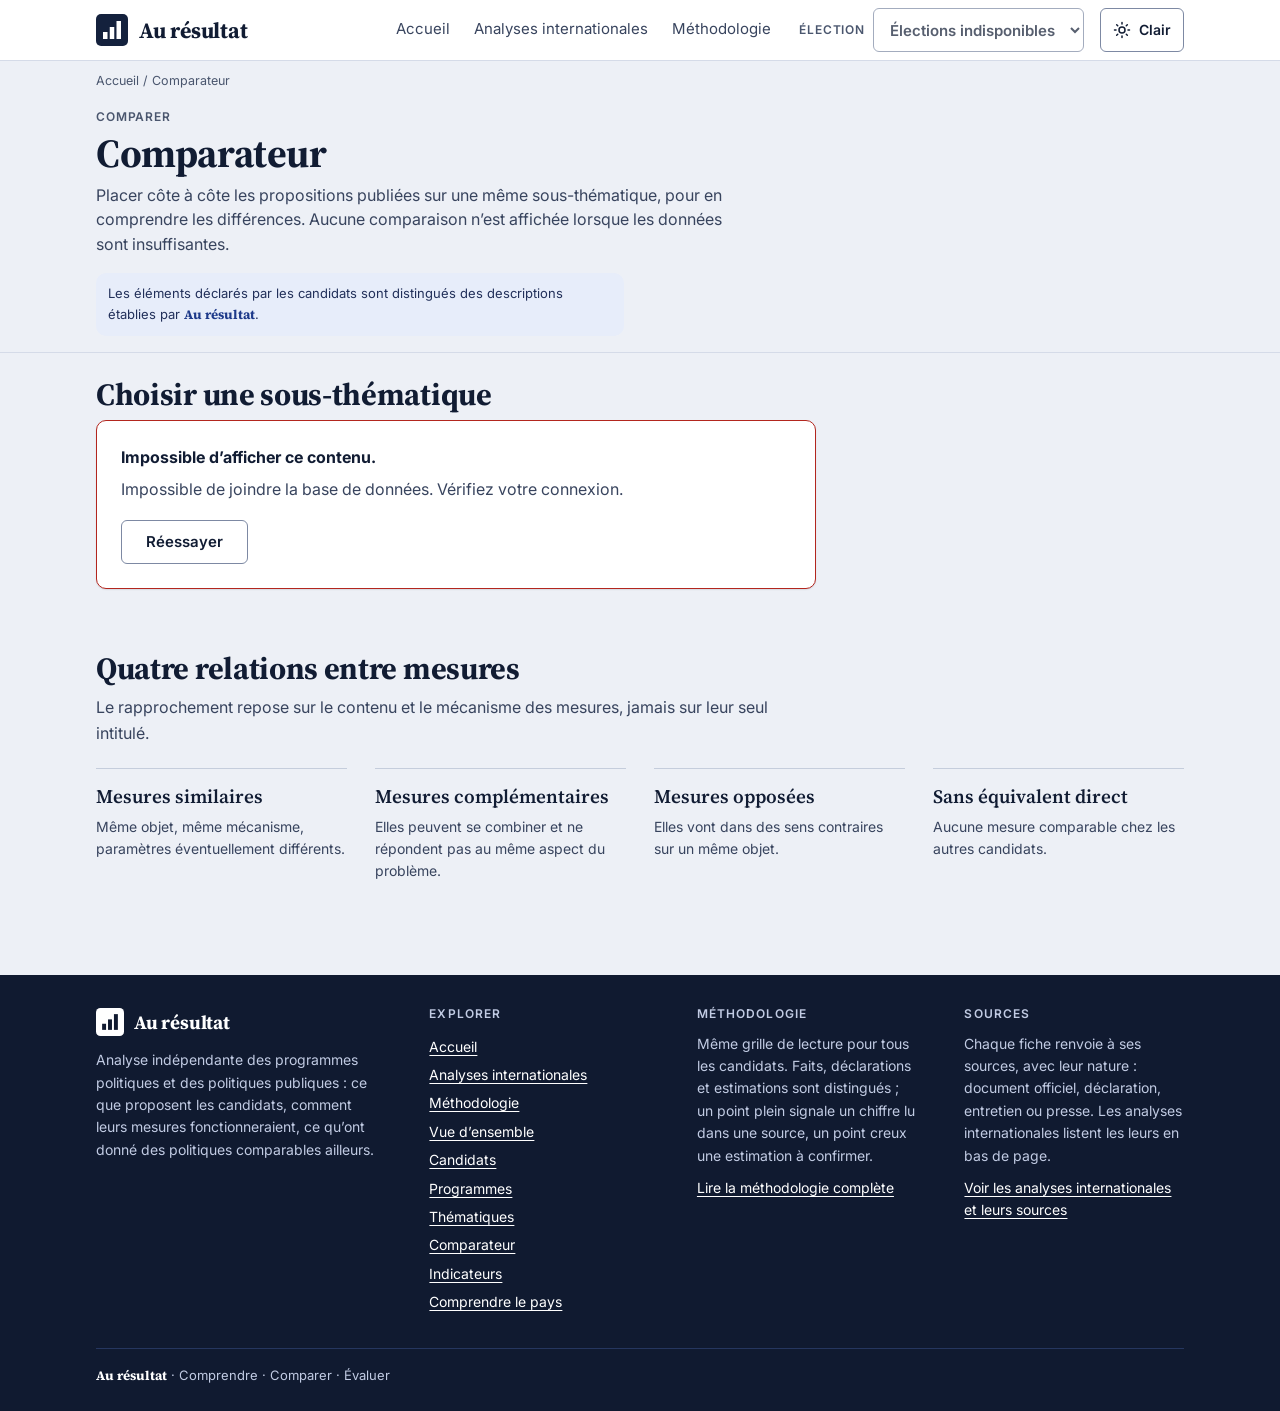
<file: comparateur.html>
<!doctype html>
<html lang="fr">
<head>
<meta charset="utf-8">
<meta name="viewport" content="width=device-width, initial-scale=1">
<script src="assets/js/theme-init.js?v=169ece5c"></script>
<title>Comparateur · Au résultat</title>
<meta name="description" content="Comparer côte à côte les mesures publiées d’une même sous-thématique : formulation, objectif, mécanisme, coût, financement et fiabilité.">
<meta property="og:title" content="Comparateur · Au résultat">
<meta property="og:description" content="Comparer côte à côte les mesures publiées d’une même sous-thématique : formulation, objectif, mécanisme, coût, financement et fiabilité.">

<link rel="icon" href="assets/img/logo.svg" type="image/svg+xml">
<link rel="preconnect" href="https://fonts.googleapis.com">
<link rel="preconnect" href="https://fonts.gstatic.com" crossorigin>
<link rel="stylesheet" href="https://fonts.googleapis.com/css2?family=Inter:wght@400;500;600;700&family=Source+Serif+4:opsz,wght@8..60,500;8..60,600;8..60,700&display=swap">
<link rel="stylesheet" href="assets/css/tokens.css?v=0c6f7365">
<link rel="stylesheet" href="assets/css/base.css?v=03fb88df">
<link rel="stylesheet" href="assets/css/markdown.css?v=99b19935">
<link rel="stylesheet" href="assets/css/pages.css?v=1d81db1a">
<link rel="stylesheet" href="assets/css/data.css?v=e766cd85">
</head>
<body data-page="comparateur" data-nav="comparateur" data-scope="election">
<a class="skip" href="#contenu">Aller au contenu</a>
<div id="site-header"></div>

<main id="contenu">
<div class="wrap"><p class="crumb"><a href="index.html">Accueil</a> <span aria-hidden="true">/</span> Comparateur</p></div>
<header class="p-head"><div class="wrap">
    <p class="label">Comparer</p>
    <h1>Comparateur</h1>
    <p class="p-lede">Placer côte à côte les propositions publiées sur une même sous-thématique, pour en comprendre les différences. Aucune comparaison n’est affichée lorsque les données sont insuffisantes.</p>
    <p class="p-status">Les éléments déclarés par les candidats sont distingués des descriptions établies par <span class="brand-inline">Au résultat</span>.</p>
</div></header>
<section class="p-sec" aria-labelledby="ch-h"><div class="wrap">
  <h2 id="ch-h">Choisir une sous-thématique</h2>
  <div id="cmp-start"></div>
  <div class="cmp-pick" id="cmp-pick"></div>
  <div class="cmp-status" id="cmp-status" role="status" aria-live="polite"></div>
  <div id="cmp-table"></div>
</div></section>
<section class="p-sec" aria-labelledby="re-h"><div class="wrap">
  <h2 id="re-h">Quatre relations entre mesures</h2>
  <p class="p-sub">Le rapprochement repose sur le contenu et le mécanisme des mesures, jamais sur leur seul intitulé.</p>
  <div class="defs">
    <div><b>Mesures similaires</b><p>Même objet, même mécanisme, paramètres éventuellement différents.</p></div>
    <div><b>Mesures complémentaires</b><p>Elles peuvent se combiner et ne répondent pas au même aspect du problème.</p></div>
    <div><b>Mesures opposées</b><p>Elles vont dans des sens contraires sur un même objet.</p></div>
    <div><b>Sans équivalent direct</b><p>Aucune mesure comparable chez les autres candidats.</p></div>
  </div>
</div></section>
</main>

<div id="site-footer"></div>

<script src="assets/js/site-config.js?v=e3b5e2b8"></script>
<script src="assets/js/utils.js?v=4f6dde50"></script>
<script src="assets/js/layout.js?v=0e770fba"></script>
<script src="assets/js/supabase-config.js?v=77957553"></script>
<script src="assets/js/db.js?v=920af3e1"></script>
<script src="assets/js/markdown.js?v=3c86658f"></script>
<script src="assets/js/ui.js?v=0d03a4fd"></script>
<script src="assets/js/election.js?v=696cc9b3"></script>
<script src="assets/js/comparateur.js?v=181d7690"></script>
</body>
</html>
</file>
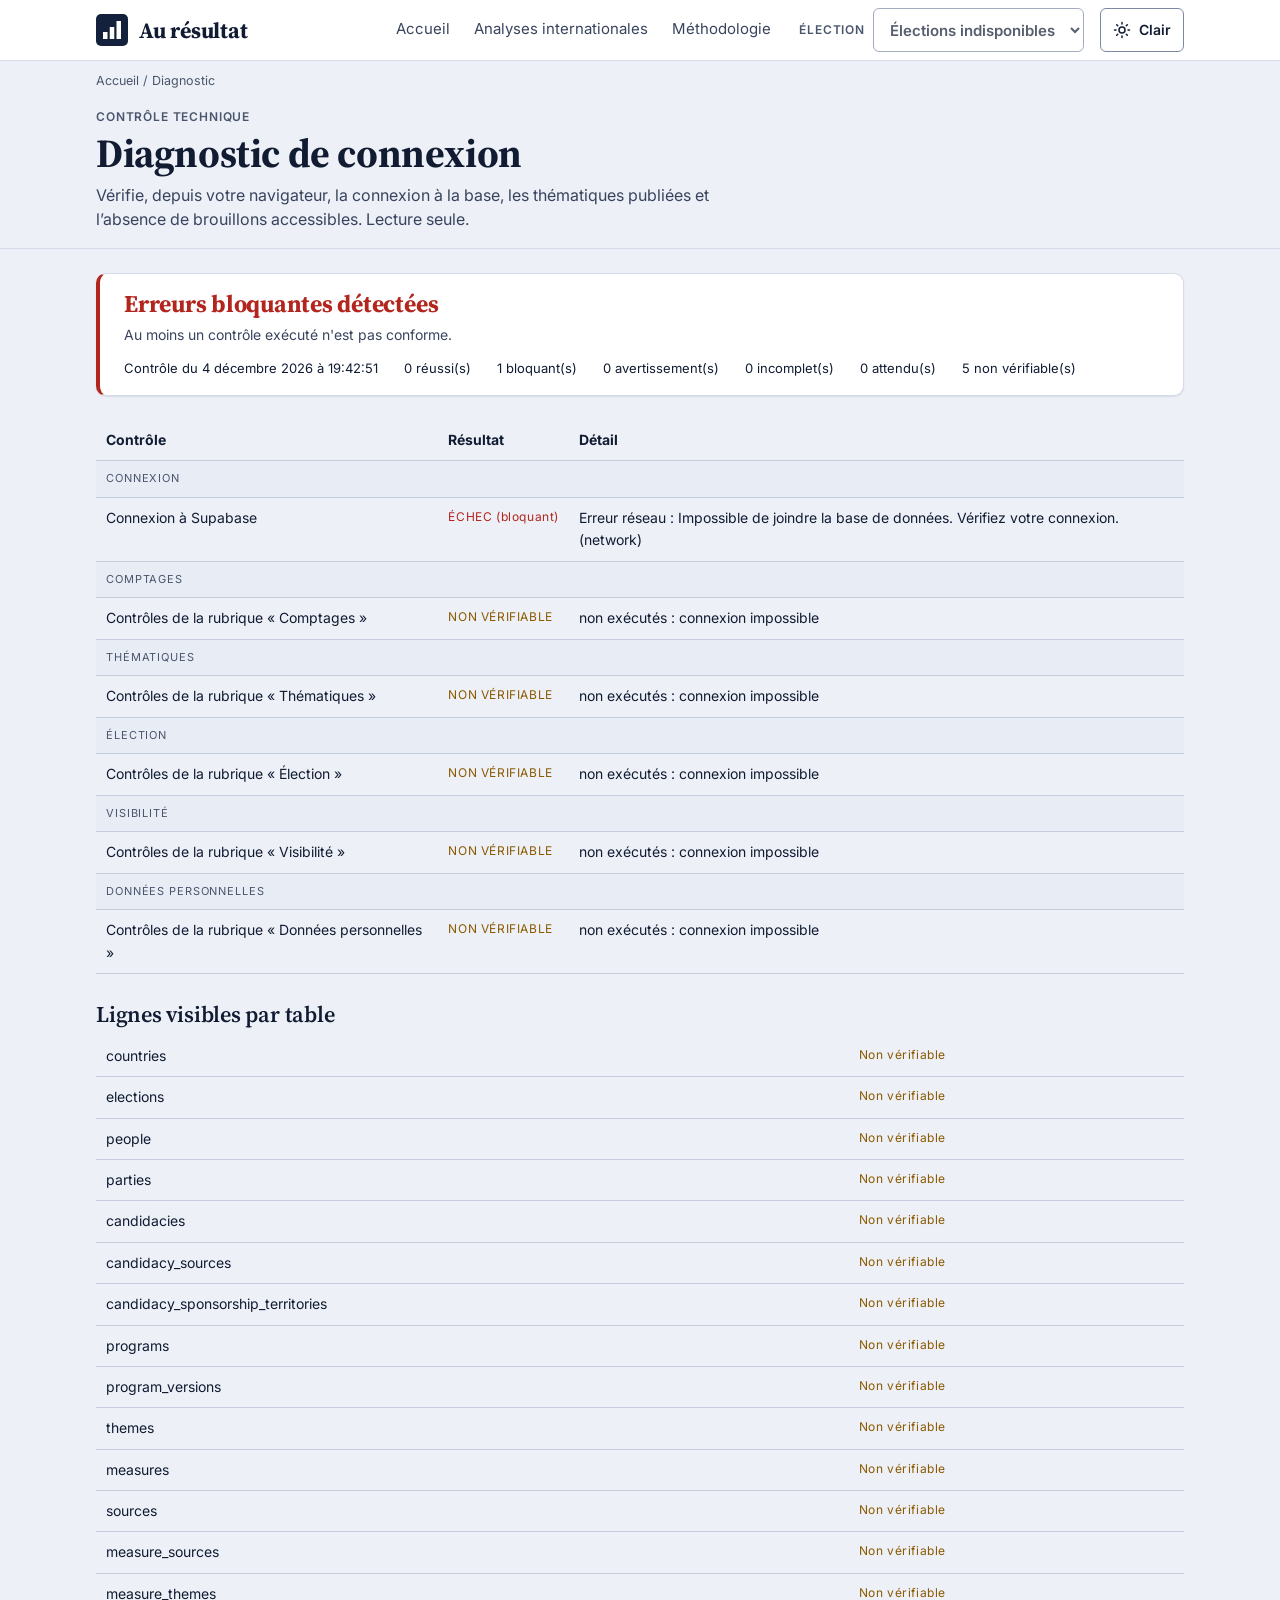
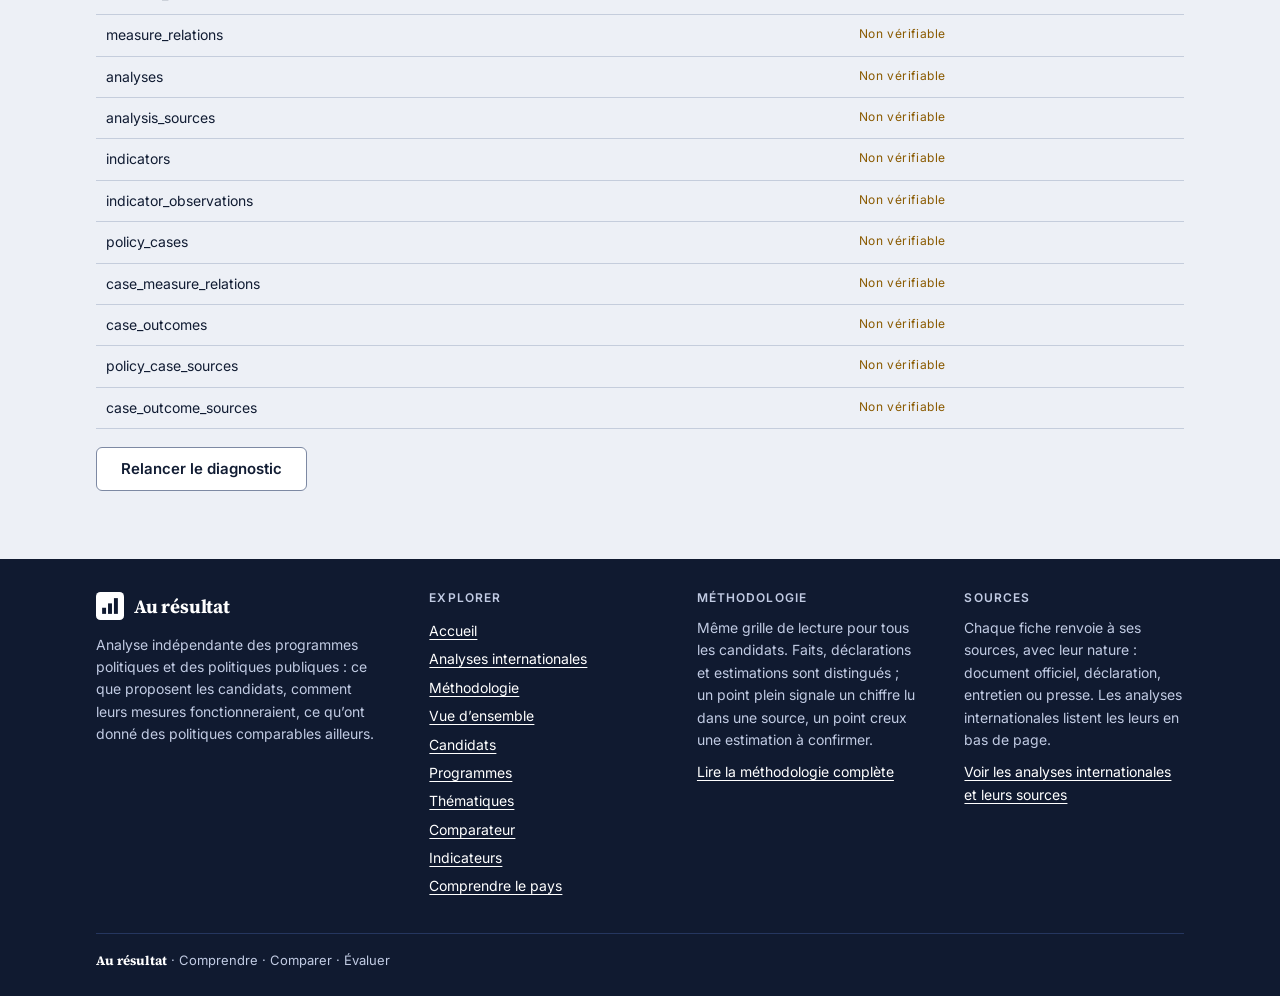
<file: diagnostic.html>
<!doctype html>
<html lang="fr">
<head>
<meta charset="utf-8">
<meta name="viewport" content="width=device-width, initial-scale=1">
<script src="assets/js/theme-init.js?v=169ece5c"></script>
<title>Diagnostic · Au résultat</title>
<meta name="description" content="Contrôle de la connexion à la base de données.">
<meta property="og:title" content="Diagnostic · Au résultat">
<meta property="og:description" content="Contrôle de la connexion à la base de données.">
<meta name="robots" content="noindex">
<link rel="icon" href="assets/img/logo.svg" type="image/svg+xml">
<link rel="preconnect" href="https://fonts.googleapis.com">
<link rel="preconnect" href="https://fonts.gstatic.com" crossorigin>
<link rel="stylesheet" href="https://fonts.googleapis.com/css2?family=Inter:wght@400;500;600;700&family=Source+Serif+4:opsz,wght@8..60,500;8..60,600;8..60,700&display=swap">
<link rel="stylesheet" href="assets/css/tokens.css?v=0c6f7365">
<link rel="stylesheet" href="assets/css/base.css?v=03fb88df">
<link rel="stylesheet" href="assets/css/markdown.css?v=99b19935">
<link rel="stylesheet" href="assets/css/pages.css?v=1d81db1a">
<link rel="stylesheet" href="assets/css/data.css?v=e766cd85">
</head>
<body data-page="diagnostic">
<a class="skip" href="#contenu">Aller au contenu</a>
<div id="site-header"></div>

<main id="contenu">
<div class="wrap"><p class="crumb"><a href="index.html">Accueil</a> <span aria-hidden="true">/</span> Diagnostic</p></div>
<header class="p-head"><div class="wrap">
    <p class="label">Contrôle technique</p>
    <h1>Diagnostic de connexion</h1>
    <p class="p-lede">Vérifie, depuis votre navigateur, la connexion à la base, les thématiques publiées et l’absence de brouillons accessibles. Lecture seule.</p>
</div></header>
<section class="p-sec"><div class="wrap"><div id="d-out"></div></div></section>
</main>

<div id="site-footer"></div>

<script src="assets/js/site-config.js?v=e3b5e2b8"></script>
<script src="assets/js/utils.js?v=4f6dde50"></script>
<script src="assets/js/layout.js?v=0e770fba"></script>
<script src="assets/js/supabase-config.js?v=77957553"></script>
<script src="assets/js/db.js?v=920af3e1"></script>
<script src="assets/js/markdown.js?v=3c86658f"></script>
<script src="assets/js/ui.js?v=0d03a4fd"></script>
<script src="assets/js/scrutin.js?v=9b7323bf"></script>
<script src="assets/js/election.js?v=696cc9b3"></script>
<script src="assets/js/diagnostic.js?v=f6ba418b"></script>
</body>
</html>
</file>
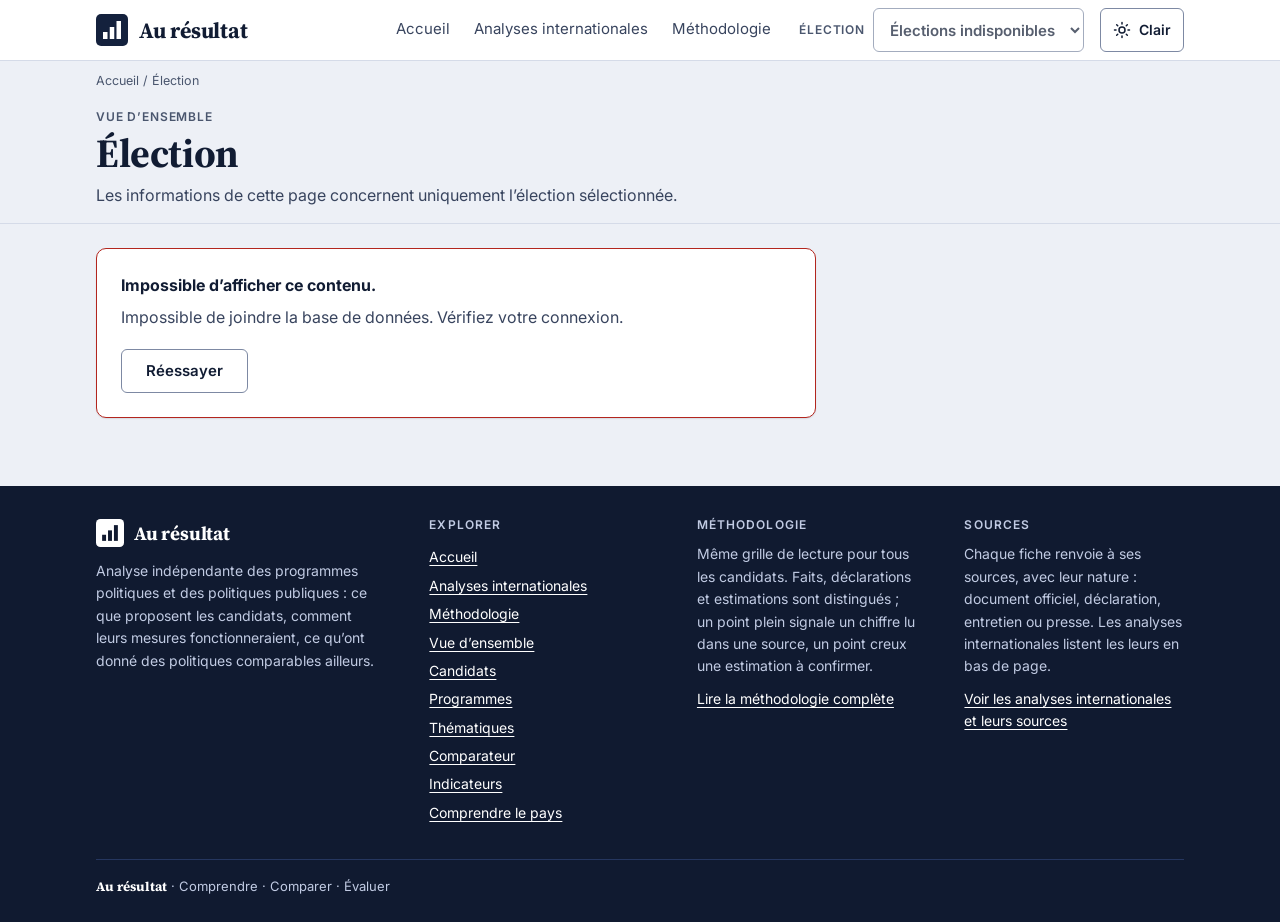
<file: election.html>
<!doctype html>
<html lang="fr">
<head>
<meta charset="utf-8">
<meta name="viewport" content="width=device-width, initial-scale=1">
<script src="assets/js/theme-init.js?v=169ece5c"></script>
<title>Vue d’ensemble d’une élection · Au résultat</title>
<meta name="description" content="Dates, candidatures, programmes et rubriques d’une élection publiée.">
<meta property="og:title" content="Vue d’ensemble d’une élection · Au résultat">
<meta property="og:description" content="Dates, candidatures, programmes et rubriques d’une élection publiée.">
<link rel="icon" href="assets/img/logo.svg" type="image/svg+xml">
<link rel="preconnect" href="https://fonts.googleapis.com">
<link rel="preconnect" href="https://fonts.gstatic.com" crossorigin>
<link rel="stylesheet" href="https://fonts.googleapis.com/css2?family=Inter:wght@400;500;600;700&family=Source+Serif+4:opsz,wght@8..60,500;8..60,600;8..60,700&display=swap">
<link rel="stylesheet" href="assets/css/tokens.css?v=0c6f7365">
<link rel="stylesheet" href="assets/css/base.css?v=03fb88df">
<link rel="stylesheet" href="assets/css/markdown.css?v=99b19935">
<link rel="stylesheet" href="assets/css/pages.css?v=1d81db1a">
<link rel="stylesheet" href="assets/css/data.css?v=e766cd85">
</head>
<body data-page="election" data-nav="election" data-scope="election">
<a class="skip" href="#contenu">Aller au contenu</a>
<div id="site-header"></div>

<main id="contenu">
<div class="wrap"><p class="crumb"><a href="index.html">Accueil</a> <span aria-hidden="true">/</span> Élection</p></div>
<header class="p-head"><div class="wrap">
    <p class="label" id="p-label">Vue d’ensemble</p>
    <h1 id="p-title">Élection</h1>
    <p class="p-lede" id="p-lede">Les informations de cette page concernent uniquement l’élection sélectionnée.</p>
</div></header>
<section class="p-sec"><div class="wrap"><div id="e-main"></div></div></section>
</main>

<div id="site-footer"></div>

<script src="assets/js/site-config.js?v=e3b5e2b8"></script>
<script src="assets/js/utils.js?v=4f6dde50"></script>
<script src="assets/js/layout.js?v=0e770fba"></script>
<script src="assets/js/supabase-config.js?v=77957553"></script>
<script src="assets/js/db.js?v=920af3e1"></script>
<script src="assets/js/markdown.js?v=3c86658f"></script>
<script src="assets/js/ui.js?v=0d03a4fd"></script>
<script src="assets/js/scrutin.js?v=9b7323bf"></script>
<script src="assets/js/election.js?v=696cc9b3"></script>
<script src="assets/js/election-vue.js?v=f31a220a"></script>
</body>
</html>
</file>
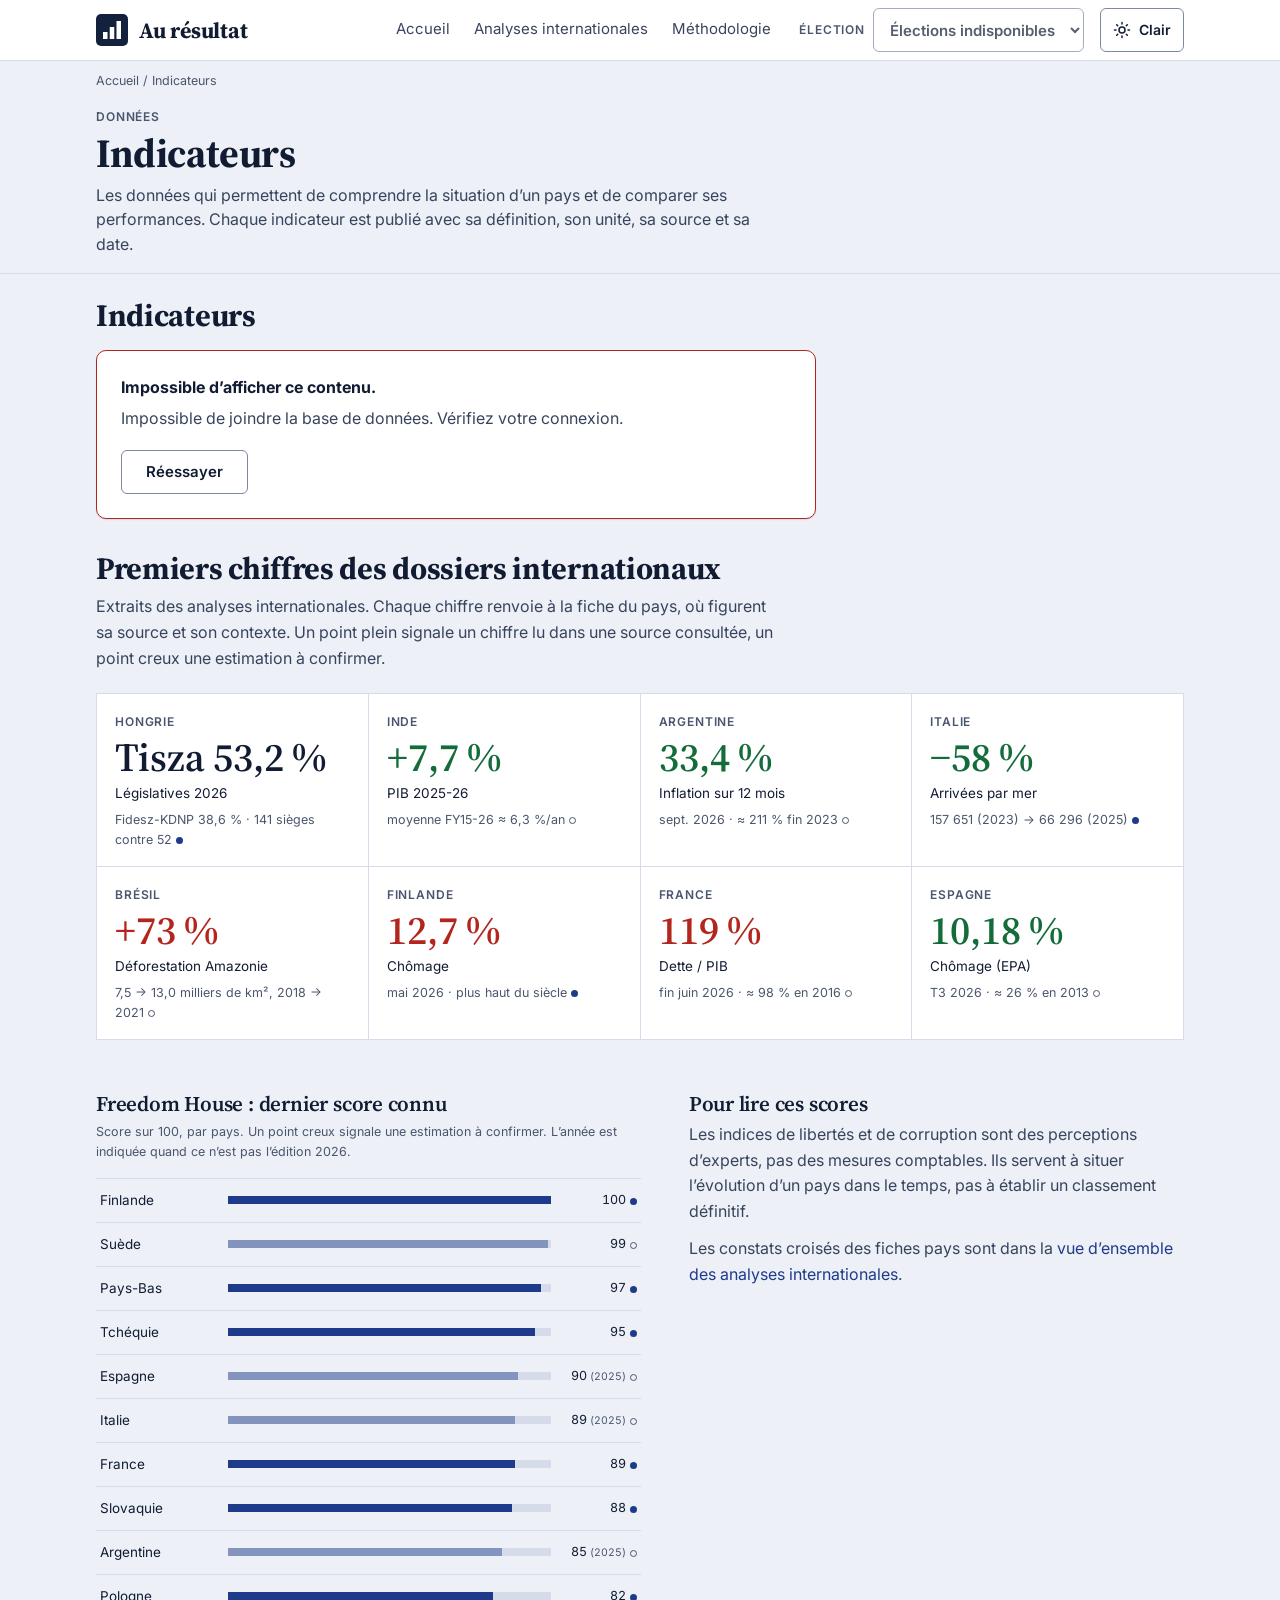
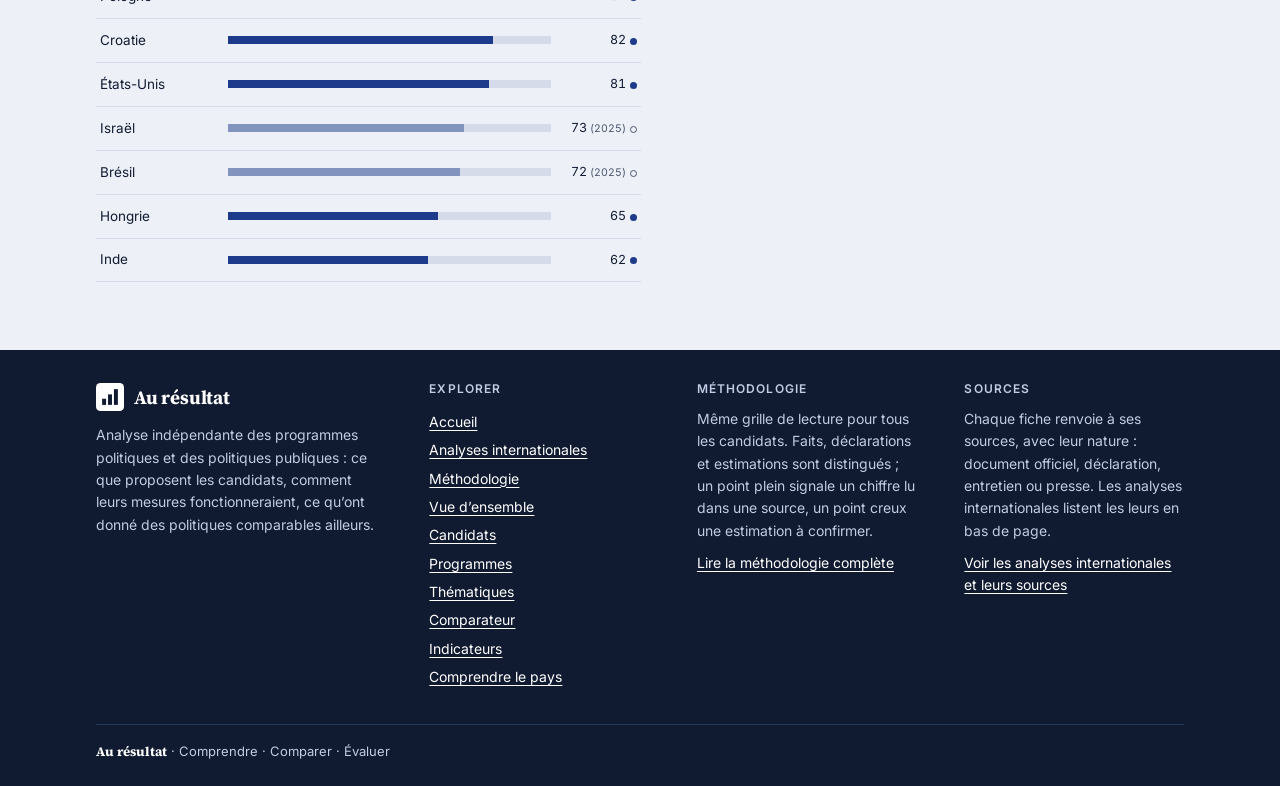
<file: indicateurs.html>
<!doctype html>
<html lang="fr">
<head>
<meta charset="utf-8">
<meta name="viewport" content="width=device-width, initial-scale=1">
<script src="assets/js/theme-init.js?v=169ece5c"></script>
<title>Indicateurs · Au résultat</title>
<meta name="description" content="Indicateurs publiés avec définition, unité, source et date, et premiers chiffres issus des analyses internationales.">
<meta property="og:title" content="Indicateurs · Au résultat">
<meta property="og:description" content="Indicateurs publiés avec définition, unité, source et date, et premiers chiffres issus des analyses internationales.">

<link rel="icon" href="assets/img/logo.svg" type="image/svg+xml">
<link rel="preconnect" href="https://fonts.googleapis.com">
<link rel="preconnect" href="https://fonts.gstatic.com" crossorigin>
<link rel="stylesheet" href="https://fonts.googleapis.com/css2?family=Inter:wght@400;500;600;700&family=Source+Serif+4:opsz,wght@8..60,500;8..60,600;8..60,700&display=swap">
<link rel="stylesheet" href="assets/css/tokens.css?v=0c6f7365">
<link rel="stylesheet" href="assets/css/base.css?v=03fb88df">
<link rel="stylesheet" href="assets/css/markdown.css?v=99b19935">
<link rel="stylesheet" href="assets/css/pages.css?v=1d81db1a">
<link rel="stylesheet" href="assets/css/data.css?v=e766cd85">
<link rel="stylesheet" href="assets/css/dashboard.css?v=f45a211c">
</head>
<body data-page="indicateurs" data-nav="indicateurs" data-scope="election">
<a class="skip" href="#contenu">Aller au contenu</a>
<div id="site-header"></div>

<main id="contenu">
<div class="wrap"><p class="crumb"><a href="index.html">Accueil</a> <span aria-hidden="true">/</span> Indicateurs</p></div>
<header class="p-head"><div class="wrap">
    <p class="label">Données</p>
    <h1>Indicateurs</h1>
    <p class="p-lede">Les données qui permettent de comprendre la situation d’un pays et de comparer ses performances. Chaque indicateur est publié avec sa définition, son unité, sa source et sa date.</p>
</div></header>
<section class="p-sec" aria-labelledby="do-h"><div class="wrap">
  <h2 id="do-h">Indicateurs</h2>
  <ul class="fam-index" id="i-index" aria-label="Domaines d’indicateurs"></ul>
  <div id="i-domains"></div>
</div></section>
<section class="p-sec" id="disponibles" aria-labelledby="di-h"><div class="wrap">
  <h2 id="di-h">Premiers chiffres des dossiers internationaux</h2>
  <p class="p-sub">Extraits des analyses internationales. Chaque chiffre renvoie à la fiche du pays, où figurent sa source et son contexte. Un point plein signale un chiffre lu dans une source consultée, un point creux une estimation à confirmer.</p>
  <div class="h-tiles" id="h-tiles"></div>
  <div class="h-two">
    <div>
      <h3 class="h-h3">Freedom House : dernier score connu</h3>
      <p class="h-note">Score sur 100, par pays. Un point creux signale une estimation à confirmer. L’année est indiquée quand ce n’est pas l’édition 2026.</p>
      <div id="h-fh" role="group" aria-label="Scores Freedom House par pays"></div>
    </div>
    <div>
      <h3 class="h-h3">Pour lire ces scores</h3>
      <div class="prose"><p>Les indices de libertés et de corruption sont des perceptions d’experts, pas des mesures comptables. Ils servent à situer l’évolution d’un pays dans le temps, pas à établir un classement définitif.</p>
      <p>Les constats croisés des fiches pays sont dans la <a href="analyses-internationales.html#overview">vue d’ensemble des analyses internationales</a>.</p></div>
    </div>
  </div>
</div></section>
</main>

<div id="site-footer"></div>

<script src="assets/js/site-config.js?v=e3b5e2b8"></script>
<script src="assets/js/utils.js?v=4f6dde50"></script>
<script src="assets/js/layout.js?v=0e770fba"></script>
<script src="assets/js/supabase-config.js?v=77957553"></script>
<script src="assets/js/db.js?v=920af3e1"></script>
<script src="assets/js/markdown.js?v=3c86658f"></script>
<script src="assets/js/ui.js?v=0d03a4fd"></script>
<script src="assets/js/election.js?v=696cc9b3"></script>
<script src="assets/js/data-analyses.js?v=10afe209"></script>
<script src="assets/js/data-gauche.js?v=f952f74d"></script>
<script src="assets/js/indicateurs.js?v=7bce7e01"></script>
</body>
</html>
</file>
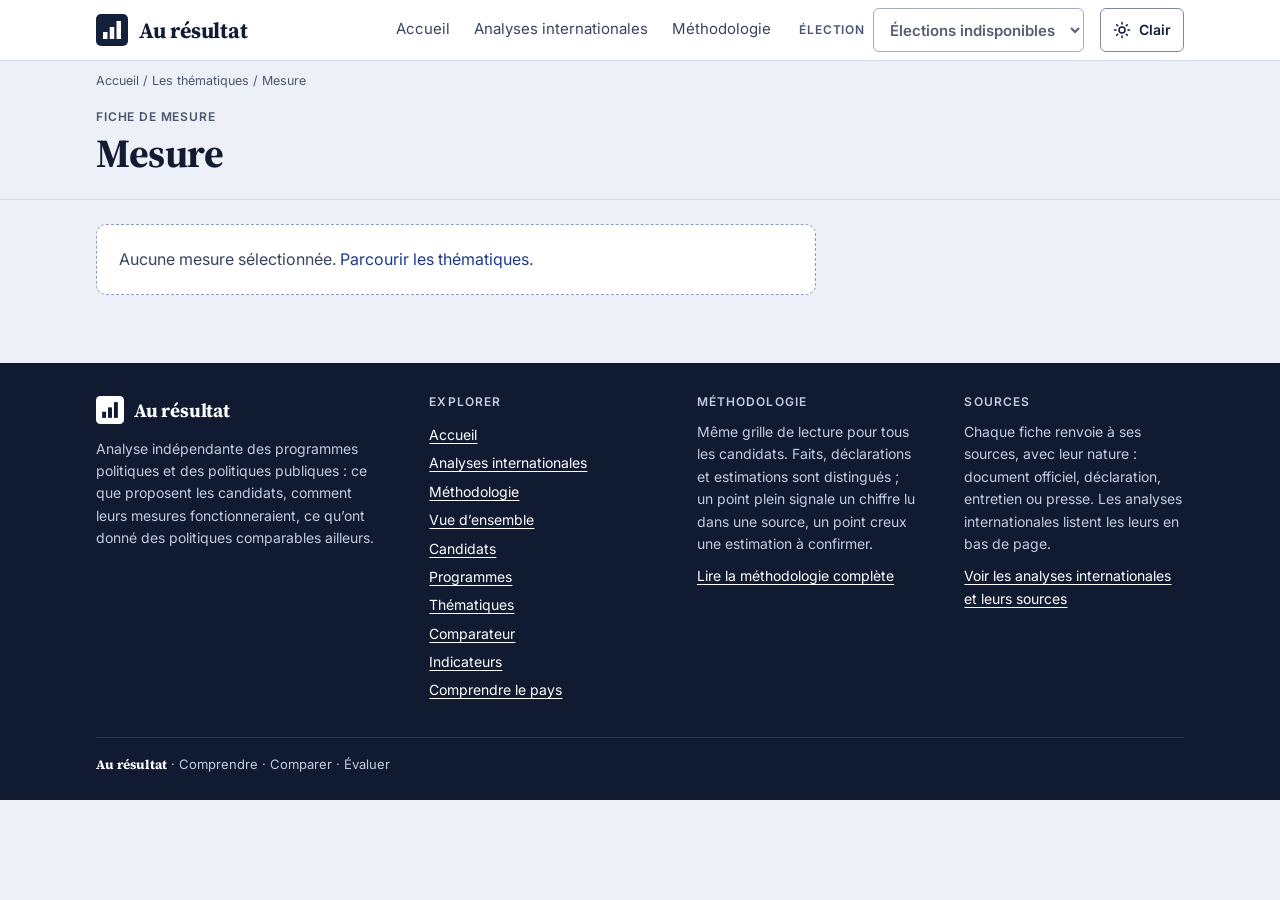
<file: mesure.html>
<!doctype html>
<html lang="fr">
<head>
<meta charset="utf-8">
<meta name="viewport" content="width=device-width, initial-scale=1">
<script src="assets/js/theme-init.js?v=169ece5c"></script>
<title>Mesure · Au résultat</title>
<meta name="description" content="Fiche d’une mesure : formulation du candidat, description structurée, sources, fiabilité et analyses d’Au résultat.">
<meta property="og:title" content="Mesure · Au résultat">
<meta property="og:description" content="Fiche d’une mesure : formulation du candidat, description structurée, sources, fiabilité et analyses d’Au résultat.">

<link rel="icon" href="assets/img/logo.svg" type="image/svg+xml">
<link rel="preconnect" href="https://fonts.googleapis.com">
<link rel="preconnect" href="https://fonts.gstatic.com" crossorigin>
<link rel="stylesheet" href="https://fonts.googleapis.com/css2?family=Inter:wght@400;500;600;700&family=Source+Serif+4:opsz,wght@8..60,500;8..60,600;8..60,700&display=swap">
<link rel="stylesheet" href="assets/css/tokens.css?v=0c6f7365">
<link rel="stylesheet" href="assets/css/base.css?v=03fb88df">
<link rel="stylesheet" href="assets/css/markdown.css?v=99b19935">
<link rel="stylesheet" href="assets/css/pages.css?v=1d81db1a">
<link rel="stylesheet" href="assets/css/data.css?v=e766cd85">
<link rel="stylesheet" href="assets/css/dossier.css?v=d7b0e9e6">
</head>
<body data-page="thematiques" data-nav="thematiques" data-scope="election">
<a class="skip" href="#contenu">Aller au contenu</a>
<div id="site-header"></div>

<main id="contenu">
<div class="wrap"><p class="crumb"><a href="index.html">Accueil</a> <span aria-hidden="true">/</span> <a href="thematiques.html">Les thématiques</a> <span aria-hidden="true">/</span> Mesure</p></div>
<header class="p-head"><div class="wrap">
    <p class="label">Fiche de mesure</p>
    <h1><span id="f-name">Mesure</span></h1>
    <p class="p-lede"><span id="f-lede"></span></p>
</div></header>
<section class="p-sec"><div class="wrap"><div id="f-body"></div></div></section>
</main>

<div id="site-footer"></div>

<script src="assets/js/site-config.js?v=e3b5e2b8"></script>
<script src="assets/js/utils.js?v=4f6dde50"></script>
<script src="assets/js/layout.js?v=0e770fba"></script>
<script src="assets/js/supabase-config.js?v=77957553"></script>
<script src="assets/js/db.js?v=920af3e1"></script>
<script src="assets/js/markdown.js?v=3c86658f"></script>
<script src="assets/js/ui.js?v=0d03a4fd"></script>
<script src="assets/js/election.js?v=696cc9b3"></script>
<script src="assets/js/cas.js?v=bc858718"></script>
<script src="assets/js/mesure.js?v=7e6dbd95"></script>
</body>
</html>
</file>
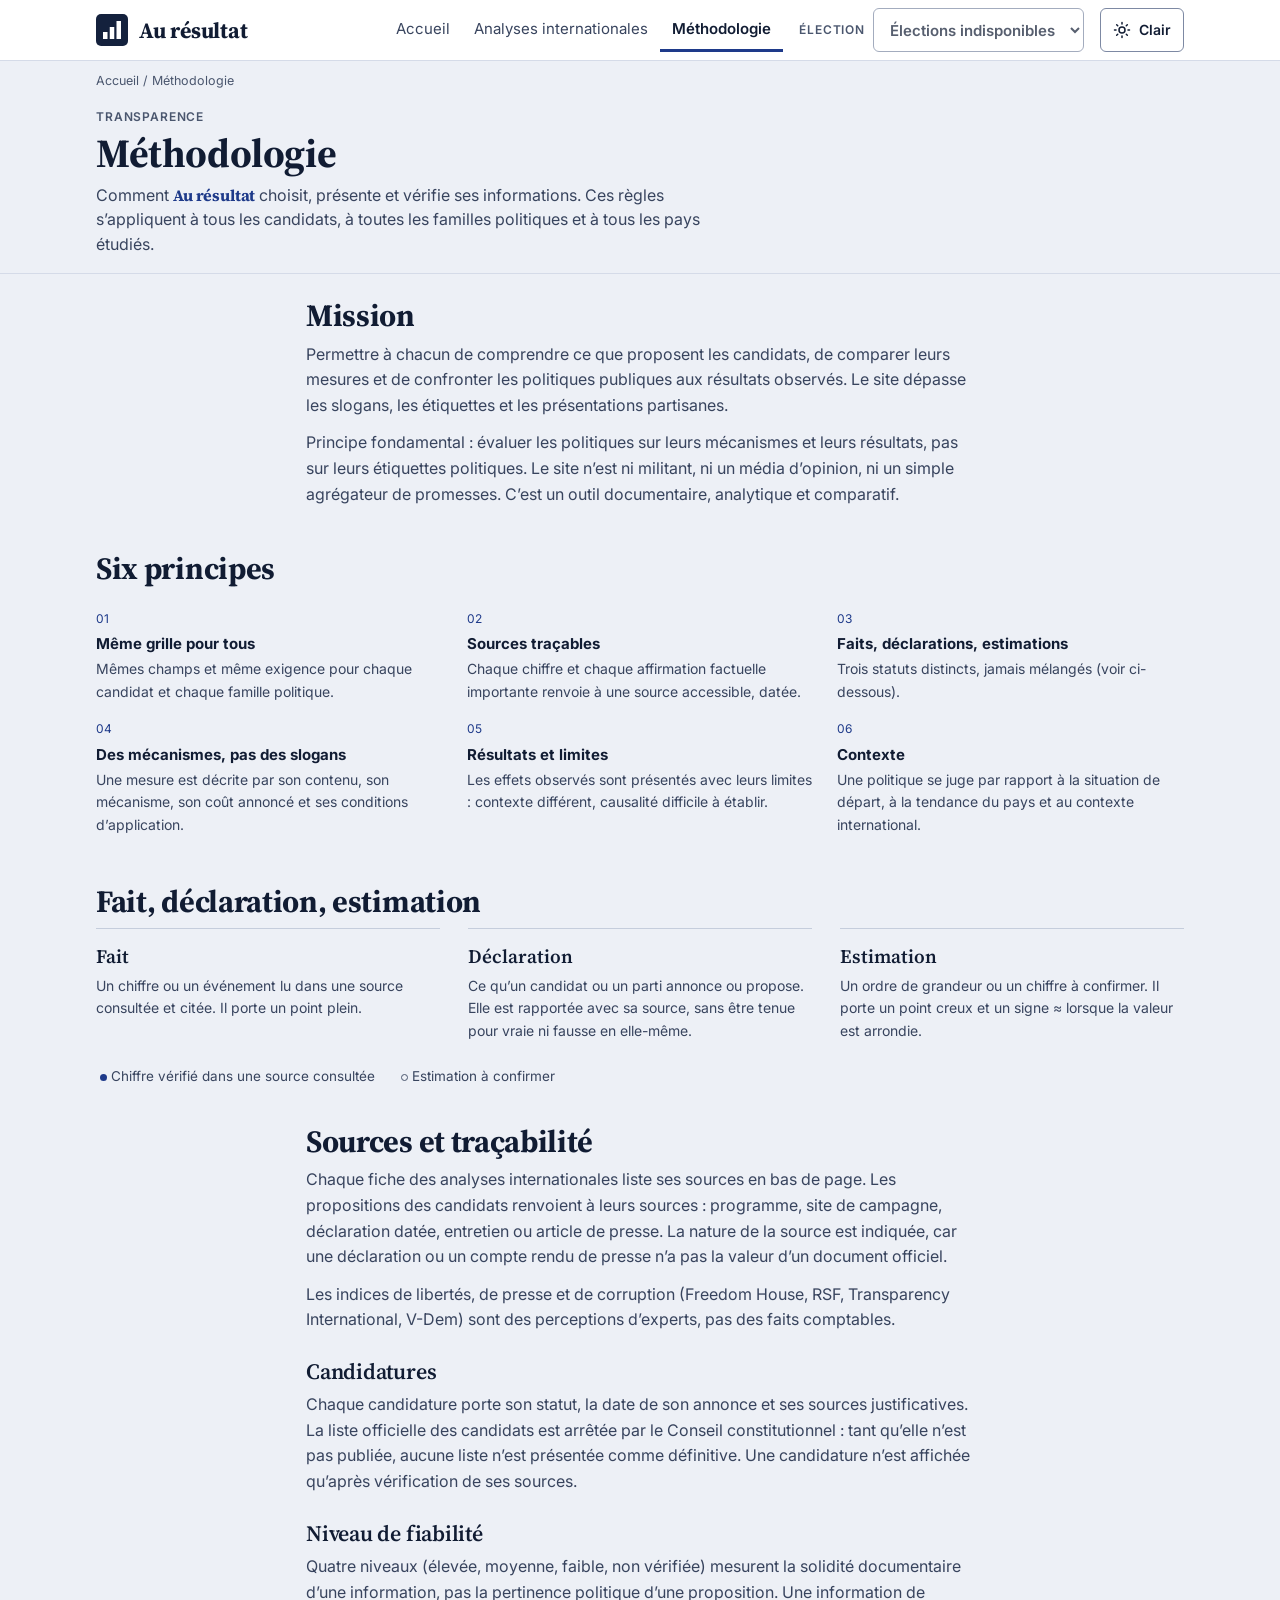
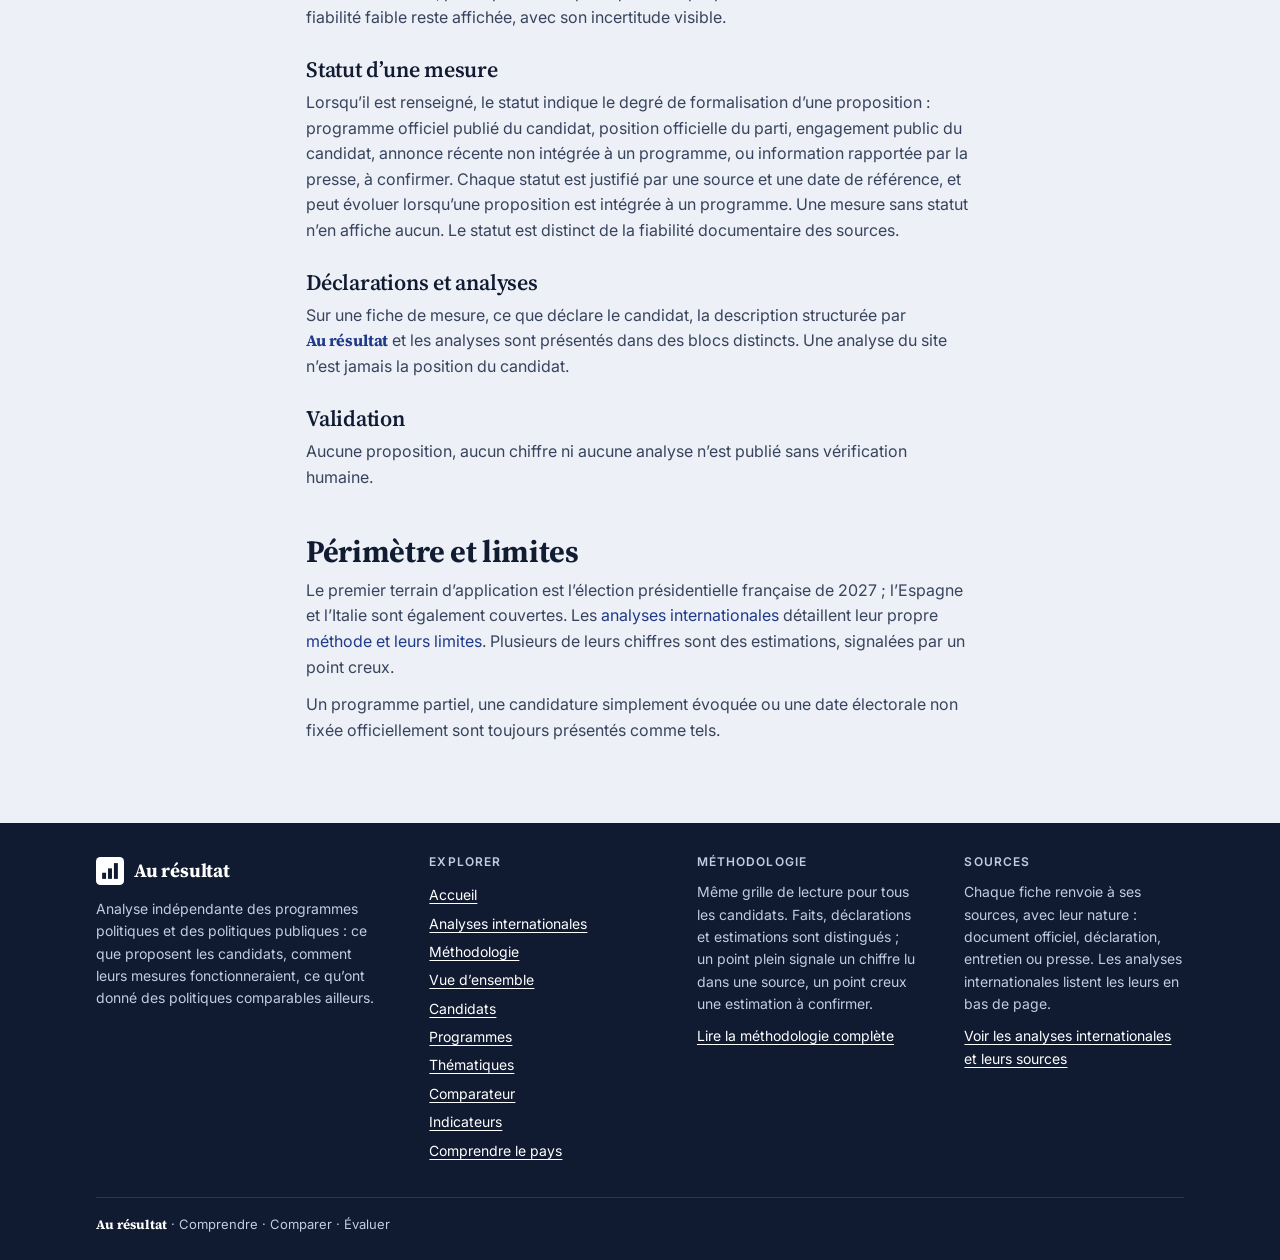
<file: methodologie.html>
<!doctype html>
<html lang="fr">
<head>
<meta charset="utf-8">
<meta name="viewport" content="width=device-width, initial-scale=1">
<script src="assets/js/theme-init.js?v=169ece5c"></script>
<title>Méthodologie · Au résultat</title>
<meta name="description" content="Principes éditoriaux, distinction entre faits, déclarations et estimations, sources, périmètre actuel et limites d’Au résultat.">
<meta property="og:title" content="Méthodologie · Au résultat">
<meta property="og:description" content="Principes éditoriaux, distinction entre faits, déclarations et estimations, sources, périmètre actuel et limites d’Au résultat.">

<link rel="icon" href="assets/img/logo.svg" type="image/svg+xml">
<link rel="preconnect" href="https://fonts.googleapis.com">
<link rel="preconnect" href="https://fonts.gstatic.com" crossorigin>
<link rel="stylesheet" href="https://fonts.googleapis.com/css2?family=Inter:wght@400;500;600;700&family=Source+Serif+4:opsz,wght@8..60,500;8..60,600;8..60,700&display=swap">
<link rel="stylesheet" href="assets/css/tokens.css?v=0c6f7365">
<link rel="stylesheet" href="assets/css/base.css?v=03fb88df">
<link rel="stylesheet" href="assets/css/markdown.css?v=99b19935">
<link rel="stylesheet" href="assets/css/pages.css?v=1d81db1a">
<link rel="stylesheet" href="assets/css/home.css?v=1163c06f">
</head>
<body data-page="methodologie">
<a class="skip" href="#contenu">Aller au contenu</a>
<div id="site-header"></div>

<main id="contenu">
<div class="wrap"><p class="crumb"><a href="index.html">Accueil</a> <span aria-hidden="true">/</span> Méthodologie</p></div>
<header class="p-head"><div class="wrap">
    <p class="label">Transparence</p>
    <h1>Méthodologie</h1>
    <p class="p-lede">Comment <span class="brand-inline">Au résultat</span> choisit, présente et vérifie ses informations. Ces règles s’appliquent à tous les candidats, à toutes les familles politiques et à tous les pays étudiés.</p>
</div></header>
<section class="p-sec" aria-labelledby="mi-h"><div class="wrap prose">
  <h2 id="mi-h">Mission</h2>
  <p>Permettre à chacun de comprendre ce que proposent les candidats, de comparer leurs mesures et de confronter les politiques publiques aux résultats observés. Le site dépasse les slogans, les étiquettes et les présentations partisanes.</p>
  <p>Principe fondamental : évaluer les politiques sur leurs mécanismes et leurs résultats, pas sur leurs étiquettes politiques. Le site n’est ni militant, ni un média d’opinion, ni un simple agrégateur de promesses. C’est un outil documentaire, analytique et comparatif.</p>
</div></section>
<section class="p-sec" aria-labelledby="pr-h"><div class="wrap">
  <h2 id="pr-h">Six principes</h2>
  <ol class="h-principles" style="margin-top:18px">
    <li><span class="mono">01</span><b>Même grille pour tous</b><p>Mêmes champs et même exigence pour chaque candidat et chaque famille politique.</p></li>
    <li><span class="mono">02</span><b>Sources traçables</b><p>Chaque chiffre et chaque affirmation factuelle importante renvoie à une source accessible, datée.</p></li>
    <li><span class="mono">03</span><b>Faits, déclarations, estimations</b><p>Trois statuts distincts, jamais mélangés (voir ci-dessous).</p></li>
    <li><span class="mono">04</span><b>Des mécanismes, pas des slogans</b><p>Une mesure est décrite par son contenu, son mécanisme, son coût annoncé et ses conditions d’application.</p></li>
    <li><span class="mono">05</span><b>Résultats et limites</b><p>Les effets observés sont présentés avec leurs limites : contexte différent, causalité difficile à établir.</p></li>
    <li><span class="mono">06</span><b>Contexte</b><p>Une politique se juge par rapport à la situation de départ, à la tendance du pays et au contexte international.</p></li>
  </ol>
</div></section>
<section class="p-sec" aria-labelledby="fd-h"><div class="wrap">
  <h2 id="fd-h">Fait, déclaration, estimation</h2>
  <div class="defs">
    <div><b>Fait</b><p>Un chiffre ou un événement lu dans une source consultée et citée. Il porte un point plein.</p></div>
    <div><b>Déclaration</b><p>Ce qu’un candidat ou un parti annonce ou propose. Elle est rapportée avec sa source, sans être tenue pour vraie ni fausse en elle-même.</p></div>
    <div><b>Estimation</b><p>Un ordre de grandeur ou un chiffre à confirmer. Il porte un point creux et un signe ≈ lorsque la valeur est arrondie.</p></div>
  </div>
  <div class="legend-line"><span><i class="dot v"></i> Chiffre vérifié dans une source consultée</span><span><i class="dot e"></i> Estimation à confirmer</span></div>
</div></section>
<section class="p-sec" aria-labelledby="so-h"><div class="wrap prose">
  <h2 id="so-h">Sources et traçabilité</h2>
  <p>Chaque fiche des analyses internationales liste ses sources en bas de page. Les propositions des candidats renvoient à leurs sources : programme, site de campagne, déclaration datée, entretien ou article de presse. La nature de la source est indiquée, car une déclaration ou un compte rendu de presse n’a pas la valeur d’un document officiel.</p>
  <p>Les indices de libertés, de presse et de corruption (Freedom House, RSF, Transparency International, V-Dem) sont des perceptions d’experts, pas des faits comptables.</p>
  <h3>Candidatures</h3>
  <p>Chaque candidature porte son statut, la date de son annonce et ses sources justificatives. La liste officielle des candidats est arrêtée par le Conseil constitutionnel : tant qu’elle n’est pas publiée, aucune liste n’est présentée comme définitive. Une candidature n’est affichée qu’après vérification de ses sources.</p>
  <h3>Niveau de fiabilité</h3>
  <p>Quatre niveaux (élevée, moyenne, faible, non vérifiée) mesurent la solidité documentaire d’une information, pas la pertinence politique d’une proposition. Une information de fiabilité faible reste affichée, avec son incertitude visible.</p>
  <h3>Statut d’une mesure</h3>
  <p>Lorsqu’il est renseigné, le statut indique le degré de formalisation d’une proposition : programme officiel publié du candidat, position officielle du parti, engagement public du candidat, annonce récente non intégrée à un programme, ou information rapportée par la presse, à confirmer. Chaque statut est justifié par une source et une date de référence, et peut évoluer lorsqu’une proposition est intégrée à un programme. Une mesure sans statut n’en affiche aucun. Le statut est distinct de la fiabilité documentaire des sources.</p>
  <h3>Déclarations et analyses</h3>
  <p>Sur une fiche de mesure, ce que déclare le candidat, la description structurée par <span class="brand-inline">Au résultat</span> et les analyses sont présentés dans des blocs distincts. Une analyse du site n’est jamais la position du candidat.</p>
  <h3>Validation</h3>
  <p>Aucune proposition, aucun chiffre ni aucune analyse n’est publié sans vérification humaine.</p>
</div></section>
<section class="p-sec" aria-labelledby="pe-h"><div class="wrap prose">
  <h2 id="pe-h">Périmètre et limites</h2>
  <p>Le premier terrain d’application est l’élection présidentielle française de 2027 ; l’Espagne et l’Italie sont également couvertes. Les <a href="analyses-internationales.html">analyses internationales</a> détaillent leur propre <a href="analyses-internationales.html#methode">méthode et leurs limites</a>. Plusieurs de leurs chiffres sont des estimations, signalées par un point creux.</p>
  <p>Un programme partiel, une candidature simplement évoquée ou une date électorale non fixée officiellement sont toujours présentés comme tels.</p>
</div></section>
</main>

<div id="site-footer"></div>

<script src="assets/js/site-config.js?v=e3b5e2b8"></script>
<script src="assets/js/utils.js?v=4f6dde50"></script>
<script src="assets/js/layout.js?v=0e770fba"></script>
<script src="assets/js/supabase-config.js?v=77957553"></script>
<script src="assets/js/db.js?v=920af3e1"></script>
<script src="assets/js/election.js?v=696cc9b3"></script>
</body>
</html>
</file>
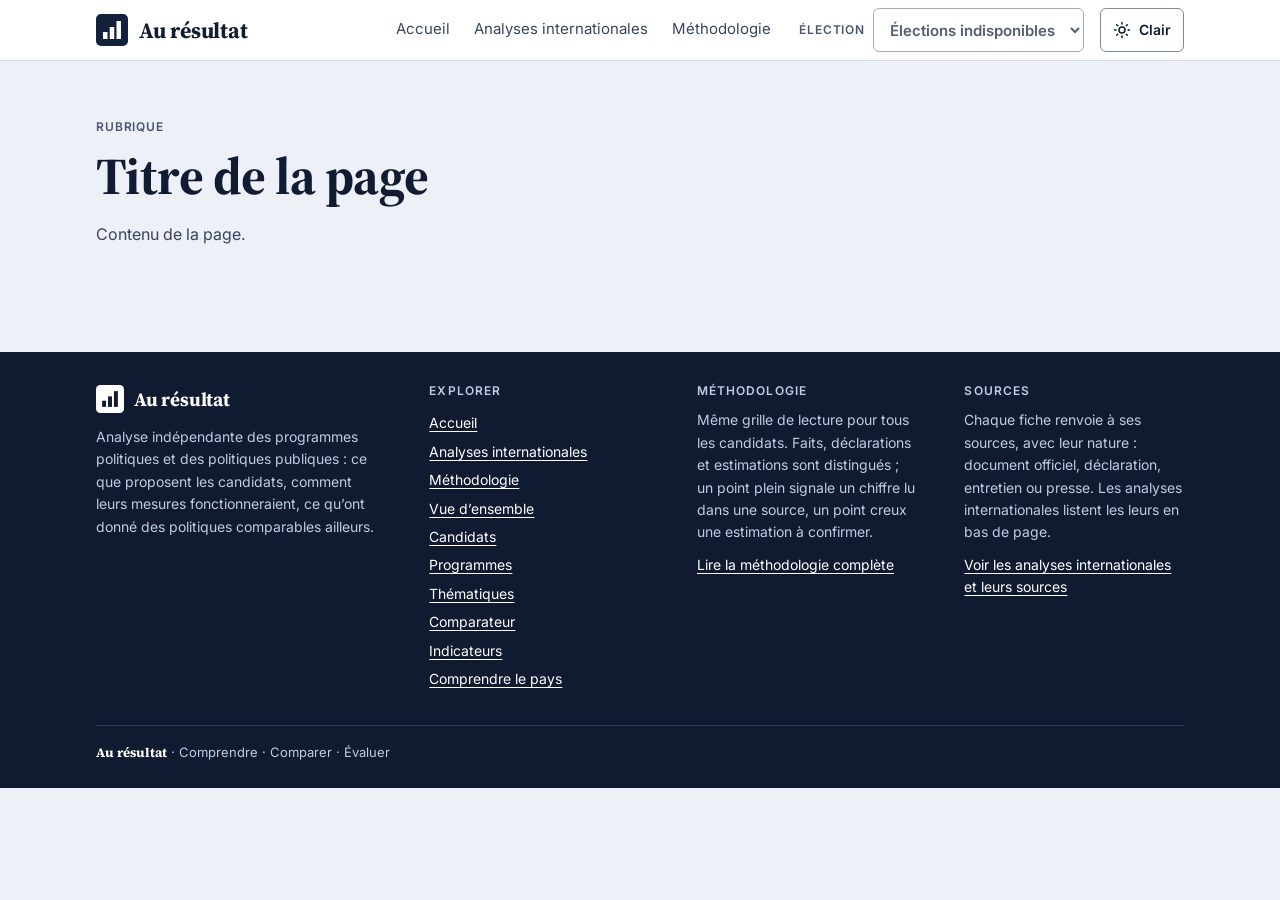
<file: modele-page.html>
<!doctype html>
<html lang="fr">
<head>
<meta charset="utf-8">
<meta name="viewport" content="width=device-width, initial-scale=1">
<script src="assets/js/theme-init.js?v=169ece5c"></script>
<meta name="robots" content="noindex">
<!-- MODÈLE : copier ce fichier, le renommer (ex. politiques-economiques.html),
     changer le titre ci-dessous et data-page, puis ajouter la page dans « nav » de assets/js/site-config.js. -->
<title>Titre de la page · Au résultat</title>
<meta name="description" content="Description courte de la page.">
<link rel="icon" href="assets/img/logo.svg" type="image/svg+xml">
<link rel="preconnect" href="https://fonts.googleapis.com">
<link rel="preconnect" href="https://fonts.gstatic.com" crossorigin>
<link rel="stylesheet" href="https://fonts.googleapis.com/css2?family=Inter:wght@400;500;600;700&family=Source+Serif+4:opsz,wght@8..60,500;8..60,600;8..60,700&display=swap">
<link rel="stylesheet" href="assets/css/tokens.css?v=0c6f7365">
<link rel="stylesheet" href="assets/css/base.css?v=03fb88df">
<link rel="stylesheet" href="assets/css/markdown.css?v=99b19935">
</head>
<body data-page="identifiant-de-la-page">
<a class="skip" href="#contenu">Aller au contenu</a>
<div id="site-header"></div>

<main id="contenu">
  <div class="wrap" style="padding-block:56px">
    <p class="label">Rubrique</p>
    <h1 style="font-size:clamp(32px,5vw,52px);margin-top:10px">Titre de la page</h1>
    <p style="margin-top:16px;max-width:62ch;color:var(--fg-2)">Contenu de la page.</p>
  </div>
</main>

<div id="site-footer"></div>

<script src="assets/js/site-config.js?v=e3b5e2b8"></script>
<script src="assets/js/utils.js?v=4f6dde50"></script>
<script src="assets/js/layout.js?v=0e770fba"></script>
<script src="assets/js/supabase-config.js?v=77957553"></script>
<script src="assets/js/db.js?v=920af3e1"></script>
<script src="assets/js/election.js?v=696cc9b3"></script>
</body>
</html>
</file>
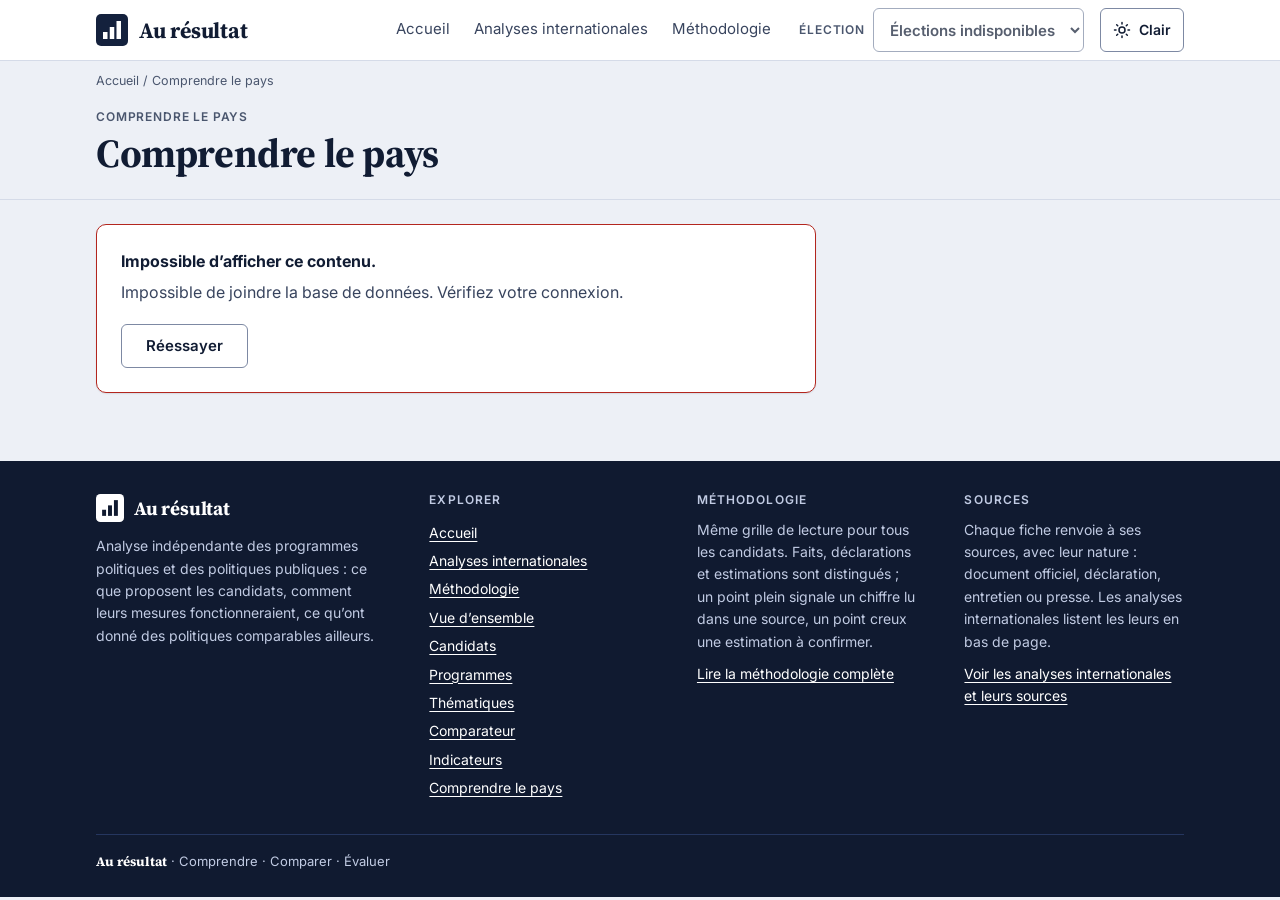
<file: pays.html>
<!doctype html>
<html lang="fr">
<head>
<meta charset="utf-8">
<meta name="viewport" content="width=device-width, initial-scale=1">
<script src="assets/js/theme-init.js?v=169ece5c"></script>
<title>Comprendre le pays · Au résultat</title>
<meta name="description" content="Le contexte politique, économique, social et institutionnel du pays où se déroule l’élection.">
<meta property="og:title" content="Comprendre le pays · Au résultat">
<meta property="og:description" content="Le contexte politique, économique, social et institutionnel du pays où se déroule l’élection.">
<link rel="icon" href="assets/img/logo.svg" type="image/svg+xml">
<link rel="preconnect" href="https://fonts.googleapis.com">
<link rel="preconnect" href="https://fonts.gstatic.com" crossorigin>
<link rel="stylesheet" href="https://fonts.googleapis.com/css2?family=Inter:wght@400;500;600;700&family=Source+Serif+4:opsz,wght@8..60,500;8..60,600;8..60,700&display=swap">
<link rel="stylesheet" href="assets/css/tokens.css?v=0c6f7365">
<link rel="stylesheet" href="assets/css/base.css?v=03fb88df">
<link rel="stylesheet" href="assets/css/markdown.css?v=99b19935">
<link rel="stylesheet" href="assets/css/pages.css?v=1d81db1a">
<link rel="stylesheet" href="assets/css/data.css?v=e766cd85">
<link rel="stylesheet" href="assets/css/dossier.css?v=d7b0e9e6">
</head>
<body data-page="pays" data-nav="pays" data-scope="election">
<a class="skip" href="#contenu">Aller au contenu</a>
<div id="site-header"></div>

<main id="contenu">
<div class="wrap"><p class="crumb"><a href="index.html">Accueil</a> <span aria-hidden="true">/</span> Comprendre le pays</p></div>
<header class="p-head dos-hd"><div class="wrap">
    <p class="label" id="p-label">Comprendre le pays</p>
    <h1 id="p-title">Comprendre le pays</h1>
    <p class="p-lede" id="p-lede"></p>
</div></header>
<section class="p-sec"><div class="wrap"><div id="dossier"></div></div></section>
</main>

<div id="site-footer"></div>

<script src="assets/js/site-config.js?v=e3b5e2b8"></script>
<script src="assets/js/utils.js?v=4f6dde50"></script>
<script src="assets/js/layout.js?v=0e770fba"></script>
<script src="assets/js/supabase-config.js?v=77957553"></script>
<script src="assets/js/db.js?v=920af3e1"></script>
<script src="assets/js/markdown.js?v=3c86658f"></script>
<script src="assets/js/ui.js?v=0d03a4fd"></script>
<script src="assets/js/election.js?v=696cc9b3"></script>
<script src="assets/js/pays.js?v=2ba7d416"></script>
</body>
</html>
</file>
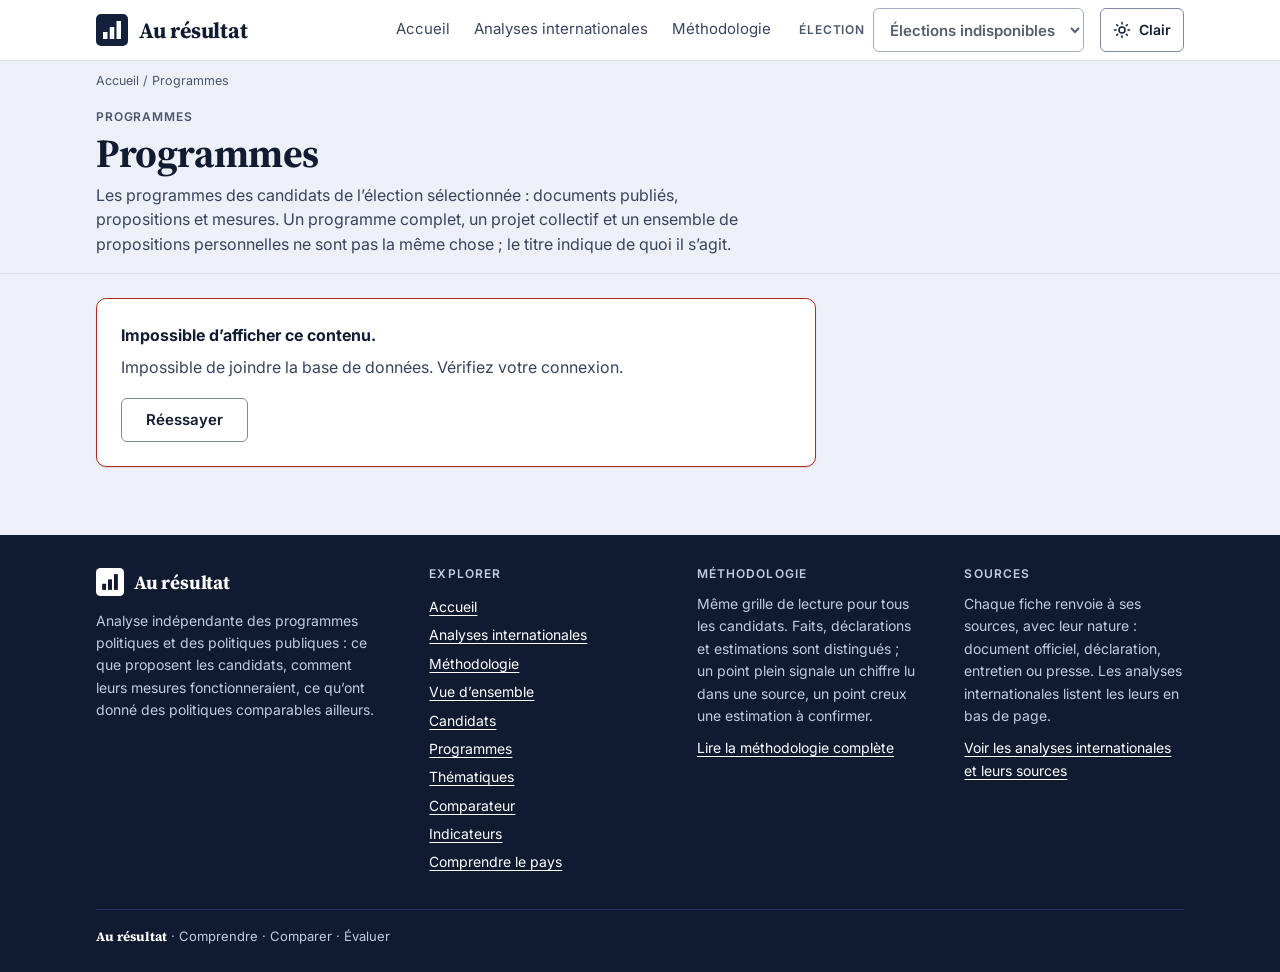
<file: programmes.html>
<!doctype html>
<html lang="fr">
<head>
<meta charset="utf-8">
<meta name="viewport" content="width=device-width, initial-scale=1">
<script src="assets/js/theme-init.js?v=169ece5c"></script>
<title>Programmes · Au résultat</title>
<meta name="description" content="Programmes publiés des candidats d’une élection, avec leurs versions et leurs mesures.">
<meta property="og:title" content="Programmes · Au résultat">
<meta property="og:description" content="Programmes publiés des candidats d’une élection, avec leurs versions et leurs mesures.">
<link rel="icon" href="assets/img/logo.svg" type="image/svg+xml">
<link rel="preconnect" href="https://fonts.googleapis.com">
<link rel="preconnect" href="https://fonts.gstatic.com" crossorigin>
<link rel="stylesheet" href="https://fonts.googleapis.com/css2?family=Inter:wght@400;500;600;700&family=Source+Serif+4:opsz,wght@8..60,500;8..60,600;8..60,700&display=swap">
<link rel="stylesheet" href="assets/css/tokens.css?v=0c6f7365">
<link rel="stylesheet" href="assets/css/base.css?v=03fb88df">
<link rel="stylesheet" href="assets/css/markdown.css?v=99b19935">
<link rel="stylesheet" href="assets/css/pages.css?v=1d81db1a">
<link rel="stylesheet" href="assets/css/data.css?v=e766cd85">
</head>
<body data-page="programmes" data-nav="programmes" data-scope="election">
<a class="skip" href="#contenu">Aller au contenu</a>
<div id="site-header"></div>

<main id="contenu">
<div class="wrap"><p class="crumb"><a href="index.html">Accueil</a> <span aria-hidden="true">/</span> Programmes</p></div>
<header class="p-head"><div class="wrap">
    <p class="label" id="p-label">Programmes</p>
    <h1 id="p-title">Programmes</h1>
    <p class="p-lede" id="p-lede">Les programmes des candidats de l’élection sélectionnée : documents publiés, propositions et mesures. Un programme complet, un projet collectif et un ensemble de propositions personnelles ne sont pas la même chose ; le titre indique de quoi il s’agit.</p>
</div></header>
<section class="p-sec"><div class="wrap"><div id="pg-list"></div></div></section>
</main>

<div id="site-footer"></div>

<script src="assets/js/site-config.js?v=e3b5e2b8"></script>
<script src="assets/js/utils.js?v=4f6dde50"></script>
<script src="assets/js/layout.js?v=0e770fba"></script>
<script src="assets/js/supabase-config.js?v=77957553"></script>
<script src="assets/js/db.js?v=920af3e1"></script>
<script src="assets/js/markdown.js?v=3c86658f"></script>
<script src="assets/js/ui.js?v=0d03a4fd"></script>
<script src="assets/js/election.js?v=696cc9b3"></script>
<script src="assets/js/programmes.js?v=baa71b0b"></script>
</body>
</html>
</file>
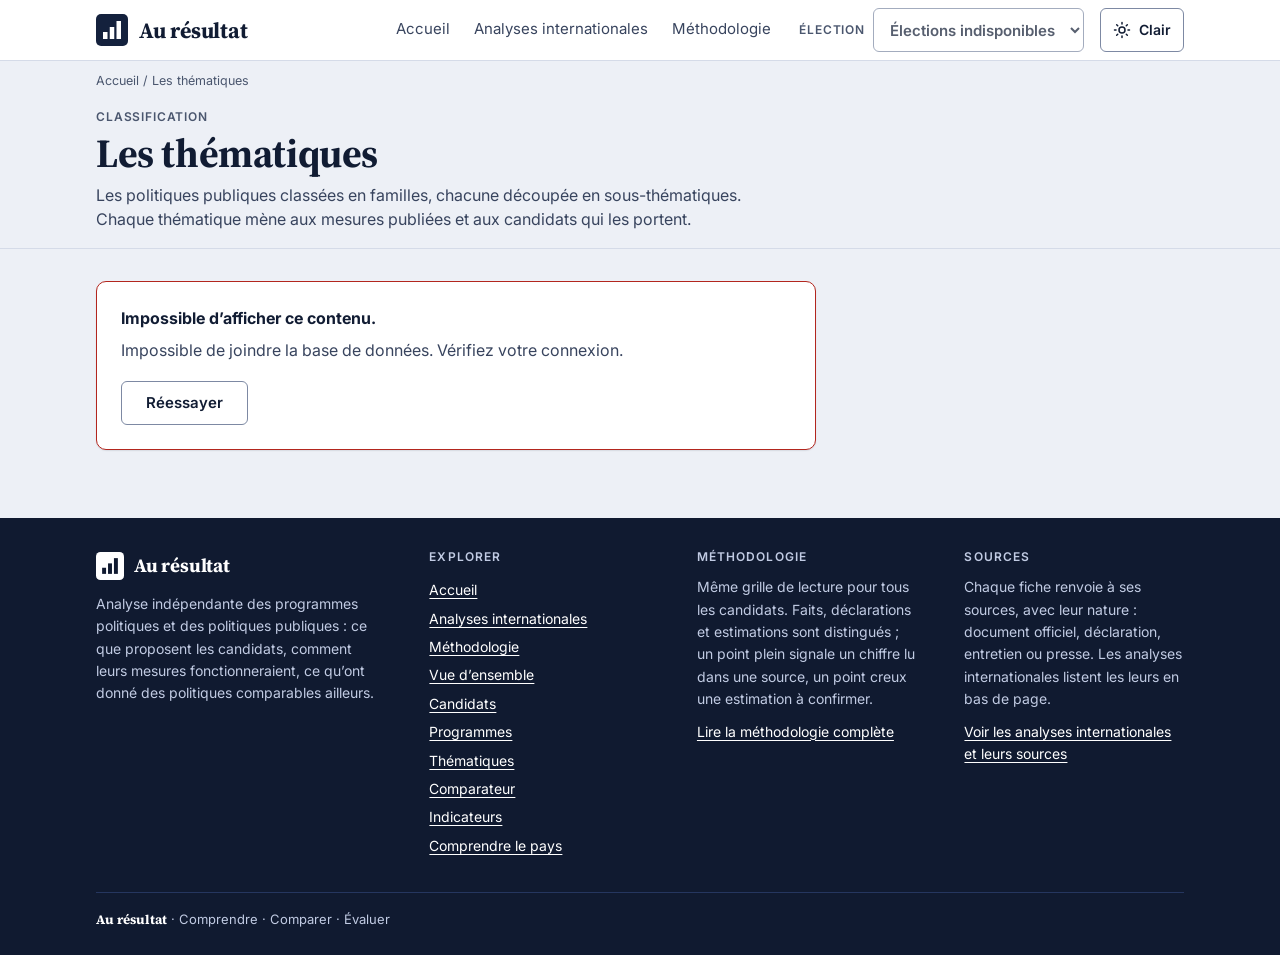
<file: thematiques.html>
<!doctype html>
<html lang="fr">
<head>
<meta charset="utf-8">
<meta name="viewport" content="width=device-width, initial-scale=1">
<script src="assets/js/theme-init.js?v=169ece5c"></script>
<title>Les thématiques · Au résultat</title>
<meta name="description" content="Les familles de politiques publiques et leurs sous-thématiques, avec les mesures publiées et les candidats concernés.">
<meta property="og:title" content="Les thématiques · Au résultat">
<meta property="og:description" content="Les familles de politiques publiques et leurs sous-thématiques, avec les mesures publiées et les candidats concernés.">

<link rel="icon" href="assets/img/logo.svg" type="image/svg+xml">
<link rel="preconnect" href="https://fonts.googleapis.com">
<link rel="preconnect" href="https://fonts.gstatic.com" crossorigin>
<link rel="stylesheet" href="https://fonts.googleapis.com/css2?family=Inter:wght@400;500;600;700&family=Source+Serif+4:opsz,wght@8..60,500;8..60,600;8..60,700&display=swap">
<link rel="stylesheet" href="assets/css/tokens.css?v=0c6f7365">
<link rel="stylesheet" href="assets/css/base.css?v=03fb88df">
<link rel="stylesheet" href="assets/css/markdown.css?v=99b19935">
<link rel="stylesheet" href="assets/css/pages.css?v=1d81db1a">
<link rel="stylesheet" href="assets/css/data.css?v=e766cd85">
</head>
<body data-page="thematiques" data-nav="thematiques" data-scope="election">
<a class="skip" href="#contenu">Aller au contenu</a>
<div id="site-header"></div>

<main id="contenu">
<div class="wrap"><p class="crumb"><a href="index.html">Accueil</a> <span aria-hidden="true">/</span> Les thématiques</p></div>
<header class="p-head"><div class="wrap">
    <p class="label">Classification</p>
    <h1>Les thématiques</h1>
    <p class="p-lede">Les politiques publiques classées en familles, chacune découpée en sous-thématiques. Chaque thématique mène aux mesures publiées et aux candidats qui les portent.</p>
</div></header>
<section class="p-sec"><div class="wrap">
  <ul class="fam-index" id="t-index" aria-label="Familles de thématiques"></ul>
  <div class="t-detail" id="t-detail" hidden></div>
  <div id="t-list"></div>
</div></section>
</main>

<div id="site-footer"></div>

<script src="assets/js/site-config.js?v=e3b5e2b8"></script>
<script src="assets/js/utils.js?v=4f6dde50"></script>
<script src="assets/js/layout.js?v=0e770fba"></script>
<script src="assets/js/supabase-config.js?v=77957553"></script>
<script src="assets/js/db.js?v=920af3e1"></script>
<script src="assets/js/markdown.js?v=3c86658f"></script>
<script src="assets/js/ui.js?v=0d03a4fd"></script>
<script src="assets/js/election.js?v=696cc9b3"></script>
<script src="assets/js/thematiques.js?v=e737461e"></script>
</body>
</html>
</file>
<file: assets/css/tokens.css>
/* ==========================================================================
   DESIGN TOKENS : source unique des couleurs, polices, espacements et rayons.
   Deux jeux de valeurs : clair (par défaut) et sombre ([data-theme="dark"]).
   L'attribut data-theme est posé sur <html> par assets/js/theme-init.js AVANT le premier affichage
   (choix mémorisé, sinon préférence du système). Aucun composant ne contient de couleur en dur :
   changer l'identité du site = changer les valeurs de ce fichier, et seulement celui-ci.
   Contrastes vérifiés (WCAG AA) pour chaque paire texte/fond de ce fichier, dans les deux modes.
   ========================================================================== */
:root{
  /* ---- Typographie ---- */
  --f-display:'Source Serif 4',Georgia,'Times New Roman',serif;
  --f-body:'Inter',system-ui,-apple-system,'Segoe UI',Roboto,sans-serif;
  --f-mono:var(--f-body);          /* libellés techniques : même famille que le texte, en capitales espacées */
  /* ---- Espacements (échelle unique) ---- */
  --s-1:4px;--s-2:8px;--s-3:12px;--s-4:16px;--s-5:24px;--s-6:32px;--s-7:48px;--s-8:64px;
  --r-sm:6px;--r:10px;--r-lg:14px;
  --tap:44px;                      /* cible tactile minimale */
  --header-h:60px;

  /* ---- Mode clair : fond gris très clair, cartes blanches, bleu marine structurant ---- */
  color-scheme:light;
  --bg:#edf0f6;                    /* fond général */
  --surface:#ffffff;               /* cartes et surfaces */
  --surface-2:#e8ecf4;             /* aplat discret : en-têtes de tableau, citations, tuiles */
  --surface-hover:#f5f8fe;
  --line:#c5cddc;                  /* contour des cartes et séparateurs (≈1,6:1 sur blanc) */
  --rule:#9aa6bd;                  /* filet de séparation de groupe et de section */
  --line-soft:#d5dbe8;             /* filets discrets internes */
  --control-line:#7d89a3;          /* contour des champs et boutons (≥ 3:1) */
  --fg:#111c33;
  --fg-2:#38445e;
  --muted:#4a566e;
  --accent:#1e3a8a;                /* liens, repères, bleu marine vif */
  --accent-dim:#8d9bc4;
  --accent-soft:#e7edfa;           /* fond d'une note d'information */
  --accent-soft-fg:#22305a;
  --on-accent:#ffffff;
  --btn-bg:#14213d;--btn-fg:#ffffff;--btn-hover:#1e3a8a;
  --bar:#14213d;                   /* bandeau d'élection */
  --bar-2:#25365f;
  --bar-fg:#ffffff;
  --bar-fg-2:#c1cbe3;
  --footer-bg:#101a30;
  --header-bg:#ffffff;
  --sticky-bg:rgba(237,240,246,.94);
  --focus:#1e3a8a;                 /* anneau de focus sur le fond de page */
  --focus-bar:#ffffff;             /* anneau de focus sur les bandeaux marine et le pied de page */
  --pos:#146c3a;--neg:#b3261e;--mix:#8a5a00;
  --pre:#8794ae;--post:#4f5d7d;    /* graphiques : avant / pendant le mandat */
  --shadow:0 1px 2px rgba(17,28,51,.06),0 1px 1px rgba(17,28,51,.04);
  --logo-bg:#14213d;--logo-bar:#ffffff;
  /* Statut d'une valeur chiffrée (cas comparatifs) */
  --vs-obs:#14703f;--vs-proj:#0b4f9a;--vs-tgt:#8a5a00;--vs-est:#5b3ea6;--vs-unk:#4a566e;
  /* Les cinq statuts de formalisation d'une mesure : couleurs de la version en production (pastilles pleines, texte --fs-ink ≥ 7:1) */
  --fs-ink:#070d1a;
  --fs-official-fg:var(--fs-ink);--fs-official-bg:#86aee8;--fs-official-line:#86aee8;
  --fs-party-fg:var(--fs-ink);--fs-party-bg:#6fbcc8;--fs-party-line:#6fbcc8;
  --fs-pledge-fg:var(--fs-ink);--fs-pledge-bg:#aa9bdb;--fs-pledge-line:#aa9bdb;
  --fs-recent-fg:var(--fs-ink);--fs-recent-bg:#d4a47e;--fs-recent-line:#d4a47e;
  --fs-press-fg:var(--fs-ink);--fs-press-bg:#c791a6;--fs-press-line:#c791a6;
  /* Bandeaux marine et pied de page : mêmes valeurs dans les deux modes */
  --on-bar:#ffffff;
  --st-upcoming-fg:#e6ebf8;--st-live-bg:#14532d;--st-live-fg:#d7f3e1;--st-past-bg:#3a3f4d;--st-past-fg:#d5d9e3;
  --logo-on-bar:#ffffff;
  --shadow-pop:0 8px 24px rgba(17,28,51,.16);
}

/* ---- Mode sombre : bleu nuit, cartes ardoise, texte blanc cassé, accents bleus ---- */
:root[data-theme="dark"]{
  color-scheme:dark;
  --bg:#0b1424;
  --surface:#131f36;
  --surface-2:#1a2947;
  --surface-hover:#182742;
  --line:#2f4166;
  --rule:#4a6194;
  --line-soft:#243659;
  --control-line:#6479a6;
  --fg:#eceff6;
  --fg-2:#c4ccdc;
  --muted:#9aa6be;
  --accent:#8fb4ff;
  --accent-dim:#4a69a8;
  --accent-soft:#1b2c4f;
  --accent-soft-fg:#d3e0fa;
  --on-accent:#0b1424;
  --btn-bg:#8fb4ff;--btn-fg:#0b1424;--btn-hover:#b3cdff;
  --bar:#16264a;
  --bar-2:#243a6b;
  --bar-fg:#ffffff;
  --bar-fg-2:#b9c6e6;
  --footer-bg:#08101e;
  --header-bg:#0f1a2f;
  --sticky-bg:rgba(11,20,36,.94);
  --focus:#a9c4ff;
  --focus-bar:#ffffff;
  --pos:#5cd1a0;--neg:#ff8f82;--mix:#f0c36a;
  --pre:#5f7196;--post:#9fb3da;
  --shadow:none;
  --logo-bg:#8fb4ff;--logo-bar:#0b1424;
  --vs-obs:#5cd1a0;--vs-proj:#8fb4ff;--vs-tgt:#f0c36a;--vs-est:#c9b6ff;--vs-unk:#9aa6be;
  /* Mode sombre : la teinte de production devient le texte et le contour, sur un fond très sombre teinté (≥ 7:1) */
  --fs-official-fg:#86aee8;--fs-official-bg:#273754;--fs-official-line:#86aee8;
  --fs-party-fg:#6fbcc8;--fs-party-bg:#233a4f;--fs-party-line:#6fbcc8;
  --fs-pledge-fg:#aa9bdb;--fs-pledge-bg:#2d3452;--fs-pledge-line:#aa9bdb;
  --fs-recent-fg:#d4a47e;--fs-recent-bg:#343642;--fs-recent-line:#d4a47e;
  --fs-press-fg:#c791a6;--fs-press-bg:#323249;--fs-press-line:#c791a6;
  --shadow-pop:0 8px 24px rgba(0,0,0,.5);
}
</file>
<file: assets/css/base.css>
/* ==========================================================================
   BASE COMMUNE À TOUTES LES PAGES
   Couleurs, polices, espacements : voir tokens.css (clair et sombre). Ce fichier ne contient aucune couleur en dur.
   Typographie : Source Serif 4 (titres), Inter (texte et libellés).
   Hiérarchie : titre de page (h1) > section (h2) > sous-section (h3/h4) > libellé en capitales (.label) > texte secondaire (--muted).
   ========================================================================== */
*{box-sizing:border-box}
html{scroll-behavior:smooth;background:var(--bg)}
@media (prefers-reduced-motion:reduce){html{scroll-behavior:auto}}
body{margin:0;background:var(--bg);color:var(--fg);font-family:var(--f-body);font-size:16px;line-height:1.6;-webkit-text-size-adjust:100%;font-variant-numeric:lining-nums}
a{color:var(--accent);text-decoration:none}
a:hover{text-decoration:underline;text-underline-offset:3px}
:focus-visible{outline:3px solid var(--focus);outline-offset:2px;border-radius:3px}
.elec-bar :focus-visible,.site-footer :focus-visible{outline-color:var(--focus-bar)}
img{max-width:100%}
.wrap{max-width:1120px;margin:0 auto;padding-left:max(var(--s-4),env(safe-area-inset-left,0px));padding-right:max(var(--s-4),env(safe-area-inset-right,0px))}
h1,h2,h3,h4{font-family:var(--f-display);font-weight:700;margin:0;text-wrap:balance;letter-spacing:-.01em;line-height:1.15;color:var(--fg)}
h1{font-size:clamp(2rem,4.4vw,3rem)}
h2{font-size:clamp(1.5rem,2.8vw,2rem)}
h3{font-size:clamp(1.2rem,2vw,1.4rem);font-weight:600}
h4{font-size:1.05rem;font-weight:600}
p{margin:0}
summary{min-height:var(--tap);display:list-item}
summary:where(:not([class])){display:flex;align-items:center}
.mono{font-family:var(--f-mono)}
.label{font-family:var(--f-mono);font-size:12px;font-weight:600;letter-spacing:.07em;text-transform:uppercase;color:var(--muted)}
.dot{display:inline-block;width:7px;height:7px;border-radius:50%;margin-left:4px;vertical-align:middle;flex:none}
.dot.v{background:var(--accent)}
.dot.e{border:1px solid var(--muted);background:transparent}
.skip{position:absolute;left:-9999px;top:8px;background:var(--fg);color:var(--bg);padding:8px 12px;z-index:100}
.skip:focus{left:8px}

/* ---------- Boutons, champs : un seul style pour tout le site ---------- */
.btn{display:inline-flex;align-items:center;justify-content:center;min-height:var(--tap);padding:0 var(--s-5);border:1px solid var(--control-line);border-radius:var(--r-sm);background:var(--surface);color:var(--fg);font:inherit;font-size:.9375rem;font-weight:600;line-height:1.2;text-decoration:none;cursor:pointer}
.btn:hover{border-color:var(--accent);color:var(--accent);text-decoration:none}
.btn--primary{background:var(--btn-bg);border-color:var(--btn-bg);color:var(--btn-fg)}
.btn--primary:hover{background:var(--btn-hover);border-color:var(--btn-hover);color:var(--btn-fg)}
select,input[type="search"],input[type="text"]{font:inherit;color:var(--fg);background:var(--surface);border:1px solid var(--control-line);border-radius:var(--r-sm);min-height:var(--tap);padding:0 var(--s-3)}
select{font-size:.9375rem;font-weight:500;max-width:100%}
input::placeholder{color:var(--muted);opacity:1}
input[type="checkbox"],input[type="radio"]{accent-color:var(--accent);width:18px;height:18px;flex:none;margin:2px 0 0}

/* ---------- Bandeau du site ---------- */
.logo{width:32px;height:32px;display:block;flex:none}
.logo .lb{fill:var(--logo-bg)}.logo .lr{fill:var(--logo-bar)}
.site-header{position:sticky;top:0;z-index:40;background:var(--header-bg);border-bottom:1px solid var(--line-soft)}
.site-header .wrap{display:flex;align-items:center;justify-content:space-between;flex-wrap:wrap;gap:var(--s-1) var(--s-4);padding-block:var(--s-2)}
.brand{display:flex;align-items:center;gap:11px;color:var(--fg);text-decoration:none;min-height:var(--tap)}
.brand:hover{text-decoration:none}
.brand-name{font-family:var(--f-display);font-weight:700;font-size:22px;letter-spacing:-.01em;line-height:1;color:var(--fg)}
.brand-tag{display:none;font-family:var(--f-mono);font-size:11px;font-weight:600;letter-spacing:.07em;text-transform:uppercase;color:var(--muted);padding-left:12px;border-left:1px solid var(--line)}
@media (min-width:1440px){.brand-tag{display:block}}
.site-nav{margin-left:auto}
.site-nav ul{display:flex;gap:0;list-style:none;margin:0;padding:0}
.site-nav a{display:flex;align-items:center;min-height:var(--tap);white-space:nowrap;padding:0 var(--s-3);color:var(--fg-2);font-size:.9375rem;border-bottom:3px solid transparent;text-decoration:none}
.site-nav a:hover{color:var(--fg)}
.site-nav a[aria-current="page"]{color:var(--fg);font-weight:600;border-bottom-color:var(--accent)}

/* ---------- Sélecteurs d'élection et d'apparence ---------- */
.elec-pick{display:flex;align-items:center;gap:var(--s-2)}
.elec-pick label{font-family:var(--f-mono);font-size:12px;font-weight:600;letter-spacing:.07em;text-transform:uppercase;color:var(--muted)}
.elec-pick select{font-weight:600;max-width:260px;min-width:0}
.theme-pick{position:relative;display:inline-flex;align-items:center;gap:var(--s-2);min-height:var(--tap);min-width:var(--tap);padding:0 var(--s-3);justify-content:center;border:1px solid var(--control-line);border-radius:var(--r-sm);background:var(--surface);color:var(--fg);font-size:.875rem;font-weight:600}
.theme-pick:hover{border-color:var(--accent);color:var(--accent)}
.theme-pick svg{display:none;width:18px;height:18px;flex:none}
.theme-pick[data-pref="light"] .i-light,.theme-pick[data-pref="dark"] .i-dark,.theme-pick[data-pref="auto"] .i-auto{display:block}
.theme-pick .tp-lab{display:none}
.theme-pick select{position:absolute;inset:0;width:100%;height:100%;min-height:0;opacity:0;cursor:pointer;padding:0;border:0}
.theme-pick:has(select:focus-visible){outline:3px solid var(--focus);outline-offset:2px}
@supports not selector(:has(*)){.theme-pick:focus-within{outline:3px solid var(--focus);outline-offset:2px}}
@media (min-width:901px){.theme-pick{justify-content:flex-start}.theme-pick .tp-lab{display:inline}}

/* ---------- Barre de rubriques de l'élection ---------- */
.elec-bar{background:var(--bar);color:var(--bar-fg)}
.elec-bar .wrap{display:flex;flex-wrap:wrap;align-items:center;justify-content:space-between;gap:0 var(--s-5)}
.elec-bar .label{color:var(--bar-fg-2)}
.eb-title{display:flex;align-items:center;gap:var(--s-3);padding:var(--s-3) 0 var(--s-1);min-width:0;flex-wrap:wrap}
.eb-title b{font-family:var(--f-display);font-size:1.1875rem;font-weight:600;color:var(--bar-fg)}
.eb-st{font-family:var(--f-mono);font-size:12px;font-weight:600;padding:3px 10px;border-radius:999px;background:var(--bar-2);color:var(--st-upcoming-fg)}
.eb-live{background:var(--st-live-bg);color:var(--st-live-fg)}.eb-upcoming{background:var(--bar-2);color:var(--st-upcoming-fg)}.eb-past{background:var(--st-past-bg);color:var(--st-past-fg)}
.eb-nav ul{display:flex;list-style:none;margin:0;padding:0;overflow-x:auto;scrollbar-width:thin}
.eb-nav a{display:flex;align-items:center;min-height:var(--tap);white-space:nowrap;padding:0 var(--s-3);color:var(--bar-fg-2);font-size:.9375rem;border-bottom:3px solid transparent;text-decoration:none}
.eb-nav a:hover{color:var(--on-bar);text-decoration:none}
.eb-nav a[aria-current="page"]{color:var(--on-bar);font-weight:600;border-bottom-color:var(--on-bar)}
.elec-choose{max-width:none}

.site-menu{display:contents}
.menu-btn{display:none;align-items:center;gap:var(--s-2);min-height:var(--tap);padding:0 var(--s-3);border:1px solid var(--control-line);border-radius:var(--r-sm);background:var(--surface);color:var(--fg);font:inherit;font-size:.875rem;font-weight:600;cursor:pointer}
.menu-btn svg{width:18px;height:18px}
.menu-btn:hover{border-color:var(--accent);color:var(--accent)}

/* Petit écran : bandeau réduit à une ligne (logo, apparence, menu) ; navigation et élection dans le menu */
@media (max-width:900px){
  .site-header .wrap{align-items:center;flex-wrap:wrap}
  .theme-pick{order:2;margin-left:auto}
  .menu-btn{display:inline-flex;order:3}
  .site-menu{display:none;flex:1 0 100%;order:5;padding-bottom:var(--s-3)}
  .site-menu.open{display:block}
  .elec-pick{margin-top:var(--s-2)}
  .elec-pick label{display:none}
  .elec-pick select{max-width:none;width:100%}
  .site-nav{width:100%;margin-left:0}
  .site-nav ul{flex-direction:column}
  .site-nav a{border-bottom:0;border-left:3px solid transparent}
  .site-nav a[aria-current="page"]{border-left-color:var(--accent)}
}
@media (max-width:700px){
  .site-header{position:static}
  .brand-name{font-size:1.1875rem}
  .eb-title{flex-wrap:nowrap;padding:var(--s-2) 0 0;gap:var(--s-2);width:100%}
  .eb-title .label{display:none}
  .eb-title b{font-size:1rem;white-space:nowrap;overflow:hidden;text-overflow:ellipsis;min-width:0}
  .eb-st{flex:none}
  .eb-nav{width:100%}
  .eb-nav a{padding:0 10px;font-size:.9rem}
  .elec-bar .wrap{gap:0}
}

/* ---------- Pied de page ---------- */
.site-footer{background:var(--footer-bg);color:var(--bar-fg-2);padding-block:var(--s-6) var(--s-5);margin-top:var(--s-7)}
.site-footer a{color:var(--on-bar);text-decoration:underline;text-underline-offset:3px}
.f-grid{display:grid;grid-template-columns:1.3fr 1fr 1fr 1fr;gap:var(--s-6) var(--s-7)}
.f-grid h2{font-family:var(--f-mono);font-size:12px;font-weight:600;letter-spacing:.09em;text-transform:uppercase;color:var(--bar-fg-2);margin-bottom:var(--s-3)}
.f-grid p,.f-grid li{font-size:.875rem;color:var(--bar-fg-2)}
.f-grid p+p{margin-top:10px}
.f-grid ul{list-style:none;margin:0;padding:0}
.f-grid li{padding:3px 0}
.f-brand{display:flex;align-items:center;gap:10px;margin-bottom:var(--s-3)}
.f-brand .logo{width:28px;height:28px;--logo-bg:var(--logo-on-bar);--logo-bar:var(--footer-bg)}
.f-brand b{font-family:var(--f-display);font-size:19px;color:var(--on-bar)}
.f-slot{border:1px dashed var(--bar-2);padding:8px 10px;color:var(--bar-fg-2);font-size:.8125rem;margin-top:10px}
.f-bottom{margin-top:var(--s-6);padding-top:var(--s-4);border-top:1px solid var(--bar-2);display:flex;flex-wrap:wrap;gap:6px var(--s-5);font-size:.8125rem;color:var(--bar-fg-2)}
@media (max-width:860px){.f-grid{grid-template-columns:repeat(2,minmax(0,1fr))}}
@media (max-width:520px){.f-grid{grid-template-columns:minmax(0,1fr)}}

.brand-inline{font-family:var(--f-display);font-weight:700;color:var(--accent);letter-spacing:-.01em;white-space:nowrap}
.site-footer .brand-inline{color:var(--on-bar)}

/* ---------- Changement de thème : transition douce, seulement pendant le basculement (jamais au chargement) ---------- */
.theme-anim,.theme-anim *,.theme-anim *::before,.theme-anim *::after{transition:background-color .25s ease,color .25s ease,border-color .25s ease,fill .25s ease,stroke .25s ease,box-shadow .25s ease !important}
@media (prefers-reduced-motion:reduce){.theme-anim,.theme-anim *,.theme-anim *::before,.theme-anim *::after{transition:none !important}}

/* ---------- Cartes d'élection (accueil et choix d'élection des pages de rubrique) : toute la carte est le lien ---------- */
.h-doors{list-style:none;margin:0;padding:0;display:grid;grid-template-columns:repeat(auto-fit,minmax(260px,1fr));gap:var(--s-3)}
.h-doors>li{display:flex;min-width:0}
.h-door{flex:1;display:flex;flex-direction:column;gap:var(--s-2);padding:var(--s-4);border:1px solid var(--line-soft);border-left:4px solid var(--accent);box-shadow:var(--shadow);border-radius:var(--r);background:var(--surface);color:inherit;text-decoration:none;min-width:0}
.h-door:hover{background:var(--surface-hover);border-color:var(--accent-dim);border-left-color:var(--accent);text-decoration:none}
.h-door h3{font-size:1.375rem;line-height:1.15}
.h-top{display:flex;flex-wrap:wrap;align-items:center;gap:var(--s-1) var(--s-3);font-size:.8125rem;color:var(--fg-2)}
.h-badge{font-family:var(--f-mono);font-size:11px;font-weight:600;letter-spacing:.04em;padding:2px 9px;border-radius:999px;background:var(--bar-2);color:var(--st-upcoming-fg)}
.h-badge--live{background:var(--st-live-bg);color:var(--st-live-fg)}
.h-badge--past{background:var(--st-past-bg);color:var(--st-past-fg)}
.h-foot{display:flex;align-items:center;justify-content:space-between;gap:var(--s-3);margin-top:auto;font-size:.875rem;color:var(--fg-2)}
.h-go{font-weight:600;color:var(--accent);margin-left:auto}
@media (max-width:560px){.h-doors{grid-template-columns:minmax(0,1fr);gap:var(--s-2)}.h-door{padding:var(--s-3) var(--s-4)}.h-door h3{font-size:1.2rem}}
</file>
<file: assets/css/markdown.css>
/* ==========================================================================
   TEXTE ÉDITORIAL RENDU DEPUIS DU MARKDOWN (classe .md, produite par UI.rich / assets/js/markdown.js)
   Aucune couleur en dur : tout vient de tokens.css. Couleur identitaire = --accent (même couleur que les liens et « Au résultat »).
   Les tailles de texte propres à une page (ex. dossier pays) se règlent dans la feuille de la page.
   ========================================================================== */
.md{line-height:1.65;overflow-wrap:anywhere;word-break:normal}
.md>:first-child{margin-top:0}
.md>:last-child{margin-bottom:0}
.md p{margin:0 0 1em}
/* Gras : couleur identitaire, graisse nettement marquée */
.md strong,.md b{font-weight:700;color:var(--accent)}
.md em{font-style:italic}
/* Sous-titres (« ## Titre » devient un h4 dans les fiches) : serif, hiérarchie nette, rappel discret de la couleur identitaire */
.md h3,.md h4,.md h5,.md h6{font-family:var(--f-display);font-weight:600;line-height:1.25;color:var(--fg);margin:1.5em 0 .5em;text-wrap:balance}
.md h3{font-size:1.4rem}
.md h4{font-size:1.2rem;padding-bottom:.3em;border-bottom:2px solid var(--accent-dim)}
.md h5,.md h6{font-size:1.05rem}
/* Listes : vrais marqueurs (pas de tirets), colorés avec l'identité, alignés sur le texte */
.md ul,.md ol{margin:0 0 1em;padding-left:1.5em}
.md ul{list-style:disc}
.md ul ul{list-style:circle}
.md li{margin:.35em 0;padding-left:.25em}
.md li::marker{color:var(--accent)}
.md ol>li::marker{font-weight:700;font-variant-numeric:lining-nums tabular-nums}
.md li>ul,.md li>ol{margin:.35em 0 .2em}
.md li>p{margin:0 0 .4em}
.md a{color:var(--accent);text-underline-offset:2px;text-decoration:underline}
.md blockquote{margin:1.2em 0;padding:.1em 0 .1em 16px;border-left:2px solid var(--line);color:var(--fg-2);font-family:var(--f-display)}
.md code{font-family:ui-monospace,SFMono-Regular,Menlo,Consolas,monospace;font-size:.88em;background:var(--surface-2);padding:.1em .35em;border-radius:4px}
.md pre{overflow-x:auto;background:var(--surface-2);padding:12px 14px;border-radius:var(--r-sm);max-width:100%}
.md pre code{background:none;padding:0}
.md hr{border:0;border-top:1px solid var(--line);margin:1.6em 0}
.md-table{overflow-x:auto;margin:0 0 1.2em;max-width:100%}
.md-table table{border-collapse:collapse;font-size:.9375rem;min-width:100%}
.md-table th,.md-table td{border-bottom:1px solid var(--line);padding:8px 10px;text-align:left;vertical-align:top}
.md-table th{font-weight:600;color:var(--fg)}
/* Champs de fiche (listes de définitions, descriptions) : colonne lisible, couleur du texte courant */
.md--rich{max-width:70ch;color:inherit}
/* Cellules de tableau comparatif : compact */
.md--cell{max-width:none;font-size:inherit;line-height:1.5}
.md--cell p,.md--cell ul,.md--cell ol{margin-bottom:.5em}
</file>
<file: assets/css/home.css>
/* ==========================================================================
   PAGE D’ACCUEIL
   Ordre : titre court, élections (cartes entières cliquables, styles dans base.css), accès directs + recherche,
   thématiques compactes, méthode et ressources repliées. Chaque bloc est indépendant (réordonnable dans index.html).
   ========================================================================== */
.h-hero{padding-block:var(--s-5) var(--s-3)}
.h-hero h1{font-size:clamp(1.625rem,3.6vw,2.5rem);line-height:1.1;max-width:none}
.h-lede{margin-top:var(--s-2);max-width:62ch;color:var(--fg-2);font-size:1rem;line-height:1.5}
.h-h2{font-size:clamp(1.25rem,2.4vw,1.625rem)}
.h-elec{padding-block:var(--s-3) var(--s-4)}
.h-elec .h-h2{margin-bottom:var(--s-3)}

/* Accès directs + recherche : discrets, sous les élections */
.h-quick{padding-block:var(--s-2) var(--s-5)}
.h-quick .wrap{display:grid;grid-template-columns:auto minmax(0,1fr);gap:var(--s-3) var(--s-5);align-items:center}
.h-chips{list-style:none;margin:0;padding:0;display:flex;flex-wrap:wrap;gap:var(--s-2)}
.h-chips a{display:flex;align-items:center;min-height:var(--tap);padding:0 var(--s-4);border:1px solid var(--line);border-radius:999px;background:var(--surface);color:var(--fg);font-size:.9375rem;font-weight:500;text-decoration:none}
.h-chips a:hover{border-color:var(--accent);color:var(--accent);text-decoration:none}
.h-search{position:relative;min-width:0}
.h-search form{display:flex;border:1px solid var(--control-line);border-radius:var(--r);overflow:hidden;background:var(--surface)}
.h-search form:focus-within{border-color:var(--accent);outline:3px solid var(--focus);outline-offset:2px}
.h-search input{flex:1;min-width:0;background:transparent;border:0;color:var(--fg);font:inherit;font-size:16px;padding:0 var(--s-3);min-height:var(--tap)}
.h-search input::placeholder{color:var(--muted)}
.h-search input:focus-visible{outline:none}
.h-search button{border:0;background:var(--surface-2);color:var(--fg);min-height:var(--tap);font:inherit;font-size:.875rem;font-weight:500;padding:0 var(--s-4);cursor:pointer;border-left:1px solid var(--line-soft)}
.h-search button:hover{background:var(--surface-hover);color:var(--accent)}
.h-search-note{font-size:12.5px;color:var(--muted);margin-top:6px}
.h-search-note:empty{display:none}
.h-results{position:absolute;left:0;right:0;top:100%;margin-top:4px;background:var(--surface);border:1px solid var(--line);border-radius:var(--r);box-shadow:var(--shadow-pop);z-index:20;max-height:420px;overflow:auto}
.h-results[hidden]{display:none}
.h-results h4{margin:0;padding:10px 14px 6px;font-family:var(--f-mono);font-size:10.5px;font-weight:500;letter-spacing:.09em;text-transform:uppercase;color:var(--muted)}
.h-results a{display:block;padding:9px 14px;color:var(--fg);font-size:14px;text-decoration:none;border-top:1px solid var(--line-soft)}
.h-results a:hover,.h-results a:focus-visible{background:var(--surface-2);text-decoration:none}
.h-results a small{display:block;color:var(--muted);font-size:12px}
.h-results p{padding:12px 14px;font-size:13.5px;color:var(--fg-2)}
@media (max-width:760px){.h-quick .wrap{grid-template-columns:minmax(0,1fr)}.h-chips{display:grid;grid-template-columns:repeat(2,minmax(0,1fr))}.h-chips a{justify-content:center}}

.h-band{padding-block:var(--s-5)}
.h-band--surface{background:var(--surface);border-block:1px solid var(--line-soft)}
.h-sec-row{display:flex;align-items:baseline;justify-content:space-between;gap:var(--s-3)}
.h-sec-row a{font-size:.875rem;white-space:nowrap}
.h-sec-sub{color:var(--muted);font-size:.875rem;margin:2px 0 var(--s-3)}
.h-band--surface .h-h2{margin-bottom:var(--s-3)}

/* Thématiques : cartes basses, deux colonnes sur mobile */
.h-themes{display:grid;grid-template-columns:repeat(auto-fill,minmax(190px,1fr));gap:var(--s-2)}
.h-theme{display:flex;flex-direction:column;gap:2px;justify-content:center;min-height:var(--tap);border:1px solid var(--line-soft);border-radius:var(--r);background:var(--surface);padding:var(--s-2) var(--s-3);min-width:0;color:inherit;text-decoration:none}
.h-theme:hover{background:var(--surface-hover);border-color:var(--accent-dim);text-decoration:none}
.h-theme h3{font-size:1rem;line-height:1.2}
.h-theme .h-n{font-family:var(--f-mono);font-size:11px;color:var(--muted)}
@media (max-width:560px){.h-themes{grid-template-columns:repeat(2,minmax(0,1fr))}}

/* Méthode et ressources : repliées */
.h-folds{display:grid;gap:var(--s-2)}
.h-fold{border:1px solid var(--line-soft);border-radius:var(--r);background:var(--bg)}
.h-fold>summary{cursor:pointer;padding:0 var(--s-4);font-weight:600;font-size:.9375rem}
.h-fold[open]>summary{border-bottom:1px solid var(--line-soft)}
.h-fold>*:not(summary){margin:var(--s-3) var(--s-4)}
.h-principles{list-style:none;padding:0;display:grid;grid-template-columns:repeat(3,minmax(0,1fr));gap:var(--s-3) var(--s-5)}
.h-principles .mono{color:var(--accent);font-size:12px}
.h-principles b{display:block;font-size:.9375rem;margin:2px 0}
.h-principles p{font-size:.875rem;color:var(--fg-2)}
.h-more{font-size:.875rem}
@media (max-width:860px){.h-principles{grid-template-columns:minmax(0,1fr)}}
.h-res{display:grid;grid-template-columns:repeat(2,minmax(0,1fr));gap:var(--s-4) var(--s-6)}
.h-res p{font-size:.875rem;color:var(--fg-2);margin-bottom:var(--s-2)}
.h-res p.label{color:var(--muted);margin-bottom:2px;font-size:12px}
.h-res ul{list-style:none;margin:0 0 var(--s-2);padding:0;font-size:.875rem}
.h-res li{padding:3px 0;color:var(--fg-2)}
.h-res li b{color:var(--fg);font-weight:500}
.h-res a{font-size:.875rem}
@media (max-width:760px){.h-res{grid-template-columns:minmax(0,1fr)}}

.nojs{padding:16px;border:1px dashed var(--line);color:var(--fg-2);margin-block:24px}
</file>
<file: assets/css/data.css>
/* ==========================================================================
   Pages alimentées par Supabase : états, fiabilité, fiches, mesures, analyses.
   ========================================================================== */
.st{padding:var(--s-5);border:1px solid var(--line-soft);border-radius:var(--r);background:var(--surface);box-shadow:var(--shadow);color:var(--fg-2);max-width:72ch}
.st p+p{margin-top:6px}
.st-err{border-color:var(--neg)}
.st-err b{color:var(--fg)}
.spin{display:inline-block;width:14px;height:14px;margin-right:10px;vertical-align:-2px;border:2px solid var(--line);border-top-color:var(--accent);border-radius:50%;animation:spin .8s linear infinite}
@keyframes spin{to{transform:rotate(360deg)}}
@media (prefers-reduced-motion:reduce){.spin{animation:none}}
.st .btn{margin-top:var(--s-3)}

/* Fiabilité */
.rel{display:inline-flex;flex-direction:column;gap:2px;font-size:12.5px;color:var(--fg-2);vertical-align:top}
.rel-head{display:inline-flex;align-items:center;gap:7px;font-family:var(--f-mono);font-size:11.5px;letter-spacing:.02em}
.rel-bars{display:inline-flex;gap:2px;align-items:flex-end}
.rel-bars i{display:block;width:5px;height:11px;border:1px solid var(--muted);background:transparent}
.rel-bars i:nth-child(1){height:7px}.rel-bars i:nth-child(2){height:9px}
.rel-high .rel-bars i.on{background:var(--pos);border-color:var(--pos)}
.rel-medium .rel-bars i.on{background:var(--mix);border-color:var(--mix)}
.rel-low .rel-bars i.on{background:var(--neg);border-color:var(--neg)}
.rel-unverified .rel-head{color:var(--muted)}
.rel-unverified .rel-bars i{border-style:dashed}
.rel-text{font-size:12px;color:var(--muted);max-width:60ch}
.rel-legend{display:flex;flex-direction:column;gap:10px;margin-top:6px}

/* Cartes de candidatures */
.cand-grid{display:grid;grid-template-columns:repeat(auto-fill,minmax(290px,1fr));gap:var(--s-3)}
.cand{display:grid;grid-template-columns:72px minmax(0,1fr);gap:var(--s-4);padding:var(--s-4) var(--s-4);border:1px solid var(--line);border-radius:var(--r);background:var(--surface);box-shadow:var(--shadow);color:inherit;text-decoration:none;min-width:0}
.cand:hover{background:var(--surface-hover);border-color:var(--accent-dim);text-decoration:none}
.cand h3{font-size:20px;margin-bottom:2px}
.cand p{font-size:13px;color:var(--muted)}
.cand .rel{margin-top:8px}
.avatar{width:64px;height:64px;object-fit:cover;display:block;background:var(--surface-2);border:1px solid var(--line)}
.avatar-ph{display:flex;align-items:center;justify-content:center;font-family:var(--f-display);font-size:26px;color:var(--accent)}
.statut{font-family:var(--f-mono);font-size:11px;font-weight:600;letter-spacing:.07em;text-transform:uppercase;color:var(--accent)}

/* Fiches */
.kv{display:grid;grid-template-columns:minmax(120px,200px) minmax(0,1fr);gap:0 24px;margin:0}
.kv dt{padding:11px 0;border-top:1px solid var(--line-soft);font-family:var(--f-mono);font-size:11px;font-weight:600;letter-spacing:.07em;text-transform:uppercase;color:var(--muted)}
.kv dd{padding:10px 0;border-top:1px solid var(--line-soft);margin:0;color:var(--fg-2);overflow-wrap:anywhere}
@media (max-width:640px){.kv{grid-template-columns:minmax(0,1fr)}.kv dt{padding-bottom:0;border-bottom:0}.kv dd{border-top:0;padding-top:2px}}
.fiche-head{display:grid;grid-template-columns:auto minmax(0,1fr);gap:22px;align-items:start}
@media (max-width:520px){.fiche-head{grid-template-columns:minmax(0,1fr)}}
.long{max-width:70ch;white-space:pre-line}

/* Fiches (candidat, mesure) : sections à plat, séparées par un filet. Un cadre est réservé à ce sur quoi on peut cliquer (cartes de mesures, de candidats). */
.blk{margin:0;padding:var(--s-6) 0 var(--s-2);border-top:1px solid var(--rule)}
.blk>header{display:flex;flex-direction:column;gap:var(--s-1);padding:0 0 var(--s-4)}
.blk>header b{font-family:var(--f-display);font-size:clamp(1.4rem,3vw,1.75rem);font-weight:600;line-height:1.2;color:var(--fg)}
.blk>header>span{font-size:.9375rem;color:var(--muted)}
.blk>div{padding:0}
.blk--an{border-top:3px solid var(--accent)}
.blk--an>header b{color:var(--fg)}
.blk--lead{border-top:0;padding-top:var(--s-3)}
.m-meta{display:flex;flex-wrap:wrap;gap:var(--s-2) var(--s-4);align-items:center;margin:var(--s-5) 0 var(--s-2)}
.quote{margin:8px 0;padding:10px 14px;border-left:3px solid var(--accent-dim);background:var(--surface-2);border-radius:0 var(--r-sm) var(--r-sm) 0;color:var(--fg-2);font-family:var(--f-display);font-size:17px;line-height:1.45;white-space:pre-line}
.refs{margin:0;padding-left:18px;font-size:13.5px;color:var(--fg-2)}
.refs li{padding:5px 0}
.refs small{display:block;color:var(--muted)}

/* Mesures : cartes entièrement cliquables, deux colonnes sur ordinateur, une sur mobile.
   L'intitulé domine ; le statut de formalisation est secondaire ; la flèche indique l'ouverture d'une fiche. */
.mlist{list-style:none;margin:0;padding:0;display:grid;grid-template-columns:repeat(2,minmax(0,1fr));gap:var(--s-3)}
.mlist>li{display:flex;min-width:0}
.mcard{position:relative;display:flex;flex-direction:column;justify-content:space-between;gap:var(--s-3);width:100%;min-height:104px;padding:var(--s-4) 44px var(--s-4) var(--s-4);background:var(--surface);border:1px solid var(--line);border-radius:var(--r);color:var(--fg);text-decoration:none;transition:border-color .15s,background-color .15s}
.mcard>b{font-weight:600;font-size:1.0625rem;line-height:1.35;display:-webkit-box;-webkit-line-clamp:3;-webkit-box-orient:vertical;overflow:hidden;overflow-wrap:anywhere}
.mcard .fs{align-self:flex-start}
.mcard .by{font-size:.8125rem;color:var(--muted)}
.mcard::after{content:"→";position:absolute;right:var(--s-4);top:var(--s-4);color:var(--muted);transition:transform .15s,color .15s}
.mcard:hover{border-color:var(--accent);background:var(--surface-hover);text-decoration:none}
.mcard:hover::after{color:var(--accent);transform:translateX(3px)}
.mcard:hover>b{color:var(--accent)}
.mcard:focus-visible{outline-offset:3px;border-radius:var(--r)}
@media (prefers-reduced-motion:reduce){.mcard,.mcard::after{transition:none}}
@media (max-width:700px){
  .mlist{grid-template-columns:minmax(0,1fr);gap:var(--s-2)}
  .mcard{min-height:0;gap:var(--s-2);padding:var(--s-3) 44px var(--s-3) var(--s-4)}
  .mcard>b{font-size:1rem}
}
.sr-only{position:absolute;width:1px;height:1px;margin:-1px;padding:0;overflow:hidden;clip:rect(0,0,0,0);white-space:nowrap;border:0}

/* Thématiques */
.fam-sub{display:flex;flex-wrap:wrap;gap:6px;list-style:none;margin:10px 0 0;padding:0}
.fam-sub a{display:flex;align-items:center;min-height:var(--tap);padding:0 var(--s-3);border:1px solid var(--line);border-radius:999px;background:var(--surface);font-size:12.5px;color:var(--fg-2);text-decoration:none}
.fam-sub a:hover,.fam-sub a[aria-current="true"]{border-color:var(--accent);color:var(--fg)}
.t-detail{border:1px solid var(--line-soft);border-radius:var(--r);box-shadow:var(--shadow);padding:var(--s-5);margin-bottom:var(--s-6);background:var(--surface);scroll-margin-top:calc(var(--header-h) + 12px)}
.t-detail h2{font-size:28px;margin:4px 0 8px}

/* Comparateur */
.cmp-pick{display:flex;flex-wrap:wrap;gap:8px 18px;margin:12px 0 18px}
.cmp-pick label{display:flex;gap:8px;align-items:flex-start;font-size:13.5px;color:var(--fg-2);max-width:340px}
.cmp-sel{background:var(--surface);color:var(--fg);border:1px solid var(--control-line);border-radius:var(--r-sm);min-height:var(--tap);padding:10px 12px;font:inherit;font-size:15px;max-width:100%;min-width:min(100%,360px)}
.cmp td{color:var(--fg-2);min-width:200px}
.cmp td.decl{border-top:2px solid var(--mix)}

/* Tableaux de données */
.obs{width:100%;min-width:560px;border-collapse:collapse;font-size:13.5px;margin-top:8px}
.obs th,.obs td{border-bottom:1px solid var(--line);padding:8px 10px;text-align:left}
.obs th{font-family:var(--f-mono);font-size:11px;font-weight:500;letter-spacing:.06em;text-transform:uppercase;color:var(--muted)}
.ind{padding:20px 0;border-top:1px solid var(--line)}
.ind h3{font-size:22px}

/* Diagnostic */
.diag{width:100%;border-collapse:collapse;font-size:14px}
.diag td,.diag th{border-bottom:1px solid var(--line);padding:9px 10px;text-align:left;vertical-align:top}
.diag .ok{color:var(--pos)}.diag .ko{color:var(--neg)}.diag .na{color:var(--mix)}

/* Comparateur : message d'état, libellés */
.cmp-status{margin:0 0 18px;padding:10px 14px;border-left:3px solid var(--accent-dim);color:var(--fg-2);font-size:14px;max-width:72ch}
.cmp-status:empty{display:none}
.cmp-status.warn{border-left-color:var(--mix)}
.cmp-status.ok{border-left-color:var(--pos)}
.cmp-h{margin:26px 0 8px;font-size:21px}
.cmp small.decl{display:block;font-weight:400;text-transform:none;letter-spacing:0;color:var(--mix);font-size:11.5px}
.who{color:var(--muted)}
.avatar-lg{width:96px;height:96px}

/* Diagnostic : synthèse */
.diag-sum{border:1px solid var(--line-soft);border-left:4px solid var(--line);border-radius:var(--r);box-shadow:var(--shadow);background:var(--surface);padding:var(--s-4) var(--s-5);margin-bottom:var(--s-5)}
.diag-sum h2{font-size:24px}
.diag-sum p{margin-top:6px;color:var(--fg-2);font-size:14px}
.diag-sum .nums{display:flex;flex-wrap:wrap;gap:6px 26px;margin-top:12px;font-family:var(--f-mono);font-size:13px}
.diag-sum.ok{border-left-color:var(--pos)}.diag-sum.ko{border-left-color:var(--neg)}.diag-sum.na{border-left-color:var(--mix)}
.diag-sum.ok h2{color:var(--pos)}.diag-sum.ko h2{color:var(--neg)}.diag-sum.na h2{color:var(--mix)}
.diag .ok,.diag .ko,.diag .na{font-family:var(--f-mono);font-size:12px;letter-spacing:.05em;white-space:nowrap}
.diag .grp td{background:var(--surface-2);font-family:var(--f-mono);font-size:11px;letter-spacing:.08em;text-transform:uppercase;color:var(--muted)}

/* Fiches : classes réutilisables (remplacent des styles inline) */
.grp-h{font-size:21px;margin:24px 0 10px}
.sub-h{margin:16px 0 6px}
.desc{margin:12px 0;color:var(--fg-2)}
.quiet{margin:10px 0;font-size:13px;color:var(--muted)}
.fh-party{margin-top:4px;color:var(--fg-2)}
.sp-status{margin:10px 0 4px;color:var(--fg-2)}
.sp-grid{display:grid;grid-template-columns:repeat(auto-fit,minmax(220px,1fr));gap:12px;margin:10px 0 6px}
.sp{border:1px solid var(--line-soft);border-radius:var(--r);padding:12px 14px;background:var(--surface)}
.sp strong{display:block;font-family:var(--f-display);font-size:30px;font-weight:600;margin:4px 0 2px}
.sp small{color:var(--muted);font-size:12.5px}
.sp--claim{border-top:3px solid var(--mix)}
.sp--claim .label{color:var(--mix)}
.sp--off{border-top:3px solid var(--pos)}
.sp--off .label{color:var(--pos)}
.sp strong{color:var(--muted)}
.diag td{overflow-wrap:anywhere}
@media (max-width:640px){
  .diag thead{display:none}
  .diag tr{display:block;border-bottom:1px solid var(--line);padding:8px 0}
  .diag td{display:block;border:0;padding:2px 10px}
  .diag tr.grp{border:0;padding:0}
  .diag tr.grp td{padding:6px 10px}
}

/* Vue d'ensemble et programmes */
.ov-h{font-size:24px;margin:30px 0 8px}
.prog{border:1px solid var(--line-soft);border-radius:var(--r);box-shadow:var(--shadow);background:var(--surface);padding:var(--s-5);margin-bottom:var(--s-4)}
.prog h3{font-size:24px;margin:4px 0}
.prog .who{color:var(--fg-2);font-size:14px}

/* Portraits : cadrage 3/4 identique pour tous */
.portrait{margin:0;display:block}
.portrait-box{aspect-ratio:3/4;background:var(--surface-2);border:1px solid var(--line);overflow:hidden}
.portrait-box img{display:block;width:100%;height:100%;object-fit:cover;object-position:50% 12%}
.portrait--sm{width:72px}
.portrait--lg{width:168px;max-width:100%}
.portrait figcaption{font-size:10.5px;line-height:1.3;color:var(--muted);margin-top:4px}
.portrait--lg figcaption{font-size:12px}
.portrait-ph{display:flex;width:100%;height:100%;align-items:flex-end;justify-content:center;background:var(--surface-2)}
.portrait-ph svg{width:78%;height:auto;fill:var(--line)}
.portrait-ph--fic{background:repeating-linear-gradient(135deg,var(--surface-2) 0 10px,var(--surface) 10px 20px)}
.portrait-ph--fic svg{fill:var(--accent-dim)}
@media (max-width:520px){.portrait--lg{width:132px}}

/* Positionnement politique */
.pos-line{margin:12px 0 4px;color:var(--fg-2)}
.pos-line strong{color:var(--fg);font-weight:600}
.pos-dot{display:inline-block;width:11px;height:11px;border-radius:50%;background:var(--c);margin-right:6px;vertical-align:-1px;border:1px solid var(--fg)}
.pos-unc,.pos-demo{display:inline-block;margin-left:8px;padding:1px 7px;border:1px solid var(--mix);color:var(--mix);font-size:11.5px}
.pos-demo{border-color:var(--accent-dim);color:var(--accent)}
.pos-scale{list-style:none;margin:14px 0 8px;padding:0;display:grid;grid-template-columns:repeat(5,minmax(0,1fr));gap:3px;max-width:560px}
.pos-scale li{position:relative;text-align:center;padding-bottom:20px}
.pos-scale .seg{display:block;height:14px;opacity:.38}
.pos-scale .lab{display:block;margin-top:6px;font-size:11.5px;line-height:1.25;color:var(--muted)}
.pos-scale li.on .seg{opacity:1;height:18px;outline:2px solid var(--fg);outline-offset:1px}
.pos-scale li.on .lab{color:var(--fg);font-weight:600}
.pos-scale .mark{position:absolute;left:0;right:0;bottom:0;font-size:10px;color:var(--fg)}
.pos-why{margin:6px 0 10px;font-size:14px;color:var(--fg-2)}
.pos-why summary{cursor:pointer;color:var(--accent)}
.pos-why p{margin:8px 0 0;max-width:68ch}

/* Couleur du parti (parties.political_color) : repère sobre, jamais une carte entière */
.cand{position:relative}
.cand::before{content:"";position:absolute;left:0;top:0;bottom:0;width:6px;border-radius:10px 0 0 10px;background:var(--pc,transparent);box-shadow:0 0 0 1px var(--line)}
.cand{padding-left:26px}
.blk--party{border-top-color:var(--pc,var(--fg))}
.party-dot{display:inline-block;width:12px;height:12px;border-radius:50%;background:var(--pc);margin-right:8px;vertical-align:-1px;box-shadow:0 0 0 2px var(--fg)}
.portrait figcaption.credit{font-size:11.5px;color:var(--muted)}
.portrait figcaption.credit a{color:var(--accent)}

/* Comparaisons avec des politiques réellement appliquées */
.cs-h{font-size:26px;margin:38px 0 8px}
.cs-intro{margin-bottom:16px}
.cs-list{display:grid;gap:12px}
.cs{border:1px solid var(--line-soft);border-radius:var(--r);box-shadow:var(--shadow);background:var(--surface)}
.cs>summary{cursor:pointer;list-style:none;display:flex;flex-wrap:wrap;gap:8px 16px;justify-content:space-between;align-items:flex-start;padding:14px 18px}
.cs>summary::-webkit-details-marker{display:none}
.cs>summary::before{content:"▸";color:var(--accent);margin-right:2px}
.cs[open]>summary::before{content:"▾"}
.cs-head{flex:1 1 280px;min-width:0}
.cs-head b{display:block;font-family:var(--f-display);font-size:20px;font-weight:600;line-height:1.2}
.cs-head small{color:var(--muted);font-size:13px}
.cs-badges{display:flex;flex-wrap:wrap;gap:6px}
.cs-tag,.cs-eval,.cs-ev{display:inline-block;padding:2px 8px;border:1px solid var(--line);border-radius:999px;font-size:12px;color:var(--fg-2)}
.cs-eval.pos{border-color:var(--pos);color:var(--pos)}.cs-eval.neg{border-color:var(--neg);color:var(--neg)}.cs-eval.mix{border-color:var(--mix);color:var(--mix)}
.cs-body{border-top:1px solid var(--line);padding:4px 18px 16px}
.cs-body h4{font-family:var(--f-mono);font-size:11px;font-weight:500;letter-spacing:.08em;text-transform:uppercase;color:var(--muted);margin:18px 0 6px}
.cs-body h5{font-family:var(--f-mono);font-size:10.5px;font-weight:500;letter-spacing:.08em;text-transform:uppercase;color:var(--muted);margin:12px 0 4px}
.cs-relbox{border-left:3px solid var(--mix);padding-left:12px;margin-top:14px}
.cs-out{border:1px solid var(--line-soft);border-left-width:3px;border-radius:var(--r-sm);padding:10px 14px 12px;margin:8px 0;background:var(--surface-2)}
.cs-out.pos{border-left-color:var(--pos)}.cs-out.neg{border-left-color:var(--neg)}.cs-out.mix{border-left-color:var(--mix)}
.cs-out>header{display:flex;flex-wrap:wrap;gap:6px 12px;align-items:center}
.cs-out>header b{font-weight:600}
.cs-lesson{border-left:3px solid var(--accent);padding-left:12px}
.cs-rel{margin:10px 0 0}
.cs-more{margin:8px 0;font-size:13px;color:var(--muted)}
.cs-more summary{cursor:pointer;color:var(--accent)}
/* Cas concrets : synthèse, rubriques rédigées, volets repliables */
.cs-sum{margin-top:14px}
.cs-lede p{font-size:17px}
.cs-facts{margin:6px 0 0;color:var(--muted);font-size:13px}
.cs-sec{margin-top:6px}
.cs-prose p{max-width:70ch;line-height:1.65;margin:.55em 0}
.cs-lead{font-weight:600}
.cs .md{font-size:15.5px;line-height:1.65;max-width:70ch}
.cs-lede .md{font-size:17px}
.cs-body .md h5,.cs-body .md h6{font-family:var(--f-display);font-size:16.5px;font-weight:600;letter-spacing:0;text-transform:none;color:var(--fg);margin:1.3em 0 .4em}
.cs-body .md p:last-child{margin-bottom:0}
.cs-fold{margin-top:16px;border-top:1px solid var(--line);padding-top:10px}
.cs-fold>summary{cursor:pointer;color:var(--accent);font-size:14px;padding:4px 0}
.cs-meta{font-size:13px;color:var(--fg-2);overflow-wrap:anywhere}
.cs-meta .kv{margin:6px 0}

/* Statut d'une valeur chiffrée (cas comparatifs) */
.vs{display:inline-block;margin-left:.4em;padding:.05em .55em;border-radius:99px;font-size:.72rem;font-weight:600;border:1px solid currentColor;white-space:nowrap;vertical-align:middle}
.vs-obs{color:var(--vs-obs)}.vs-proj{color:var(--vs-proj)}.vs-tgt{color:var(--vs-tgt)}.vs-est{color:var(--vs-est)}.vs-unk{color:var(--vs-unk)}

.poll{margin:1rem 0;padding:1rem 1.1rem;border:1px solid var(--line-soft);border-radius:var(--r);box-shadow:var(--shadow);background:var(--surface)}
.poll h3{margin:0 0 .25rem;font-size:1rem}
.poll-list{list-style:none;margin:.6rem 0;padding:0;display:grid;gap:.35rem}
.poll-list li{display:flex;gap:.7rem;align-items:baseline;flex-wrap:wrap}
.poll-v{min-width:4.2em;font-variant-numeric:tabular-nums;font-weight:700}

table.diag td.warn{color:var(--mix);font-weight:600}table.diag td.inc{color:var(--muted)}table.diag td.info{color:var(--accent)}
.diag-sum.warn{border-left-color:var(--mix)}

.rk-note{margin:.6rem 0 1rem;font-size:.9rem;color:var(--fg-2);max-width:70ch}
.cand-rank{display:inline-block;min-width:1.7em;margin-right:.4em;padding:.05em .45em;border-radius:6px;background:var(--surface-2);font-weight:700;font-variant-numeric:tabular-nums;text-align:center}
.cand-poll{margin:.3rem 0}.cand-poll b{font-size:1.15rem;font-variant-numeric:tabular-nums}
.cand-poll small{display:block}.cand-warn{color:var(--mix)}

.bars{list-style:none;margin:.8rem 0;padding:0;display:grid;gap:.7rem}
.bars li{display:grid;grid-template-columns:minmax(7.5rem,13rem) 1fr 6.2rem;gap:.6rem;align-items:center}
.bar-n{min-width:0;overflow-wrap:anywhere;font-size:.92rem}.bar-n small{display:block;color:var(--muted)}
.bar-t{height:.55rem;background:var(--surface-2);border-radius:99px;overflow:hidden}
.bar-f{display:block;height:100%;background:var(--pre);border-radius:99px}
.bars li.top .bar-f{background:var(--accent)}
.bars li.top .bar-n{font-weight:600}
.bar-v{text-align:right;font-variant-numeric:tabular-nums;font-weight:700;font-size:.92rem;white-space:nowrap}
.poll-meta{margin-top:.8rem}.poll-note{font-size:.85rem}
@media (max-width:520px){.bars li{grid-template-columns:1fr 5.4rem;grid-template-areas:"n v" "t t"}.bar-n{grid-area:n}.bar-v{grid-area:v}.bar-t{grid-area:t}}

.pos-tag{display:inline-block;margin-left:.55em;padding:.1em .7em;border:1px solid var(--line);background:var(--surface);border-radius:99px;font-size:.78rem;font-weight:600;color:var(--fg-2);white-space:nowrap}

/* Statut de formalisation d'une mesure : pilule étiquetée, une teinte par niveau (contraste ≥ 4,5:1) ;
   le libellé est toujours écrit, la couleur ne porte jamais seule le sens. */
.fs{--fs-c:var(--fs-press-fg);--fs-bg:var(--fs-press-bg);--fs-ln:var(--fs-press-line);display:inline-flex;align-items:center;gap:7px;font-size:.8125rem;font-weight:600;line-height:1.25;color:var(--fs-c);background:var(--fs-bg);box-shadow:inset 0 0 0 1px var(--fs-ln);padding:6px 11px;border-radius:999px;max-width:100%}
.fs i{flex:none;width:7px;height:7px;border-radius:50%;background:currentColor}
.fs-official_program{--fs-c:var(--fs-official-fg);--fs-bg:var(--fs-official-bg);--fs-ln:var(--fs-official-line)}      /* bleu         #86aee8 */
.fs-party_position{--fs-c:var(--fs-party-fg);--fs-bg:var(--fs-party-bg);--fs-ln:var(--fs-party-line)}                /* cyan sourd   #6fbcc8 */
.fs-candidate_pledge{--fs-c:var(--fs-pledge-fg);--fs-bg:var(--fs-pledge-bg);--fs-ln:var(--fs-pledge-line)}            /* lavande      #aa9bdb */
.fs-recent_announcement{--fs-c:var(--fs-recent-fg);--fs-bg:var(--fs-recent-bg);--fs-ln:var(--fs-recent-line)}        /* sable        #d4a47e */
.fs-press_reported{--fs-c:var(--fs-press-fg);--fs-bg:var(--fs-press-bg);--fs-ln:var(--fs-press-line)}                /* rose poudré  #c791a6 */
.mlist .fs{max-width:100%}
.fs-block{display:flex;flex-direction:column;align-items:flex-start;gap:6px}.fs-detail{font-size:13px;color:var(--muted);max-width:70ch}

/* Mesures d'une fiche candidat : regroupées par thème (filet marine de 3 px, intitulé, compteur) ; « Autres propositions » plus discret */
.m-jump{display:flex;flex-wrap:wrap;gap:var(--s-2);padding:2px 2px var(--s-2);margin:0 0 var(--s-4)}
@media (max-width:700px){.m-jump{flex-wrap:nowrap;overflow-x:auto;scrollbar-width:thin}}
.m-jump a,.m-jump button{flex:none;display:flex;align-items:center;gap:6px;min-height:var(--tap);padding:0 var(--s-4);border:1px solid var(--line);border-radius:999px;background:var(--surface);color:var(--fg);font:inherit;font-size:.9375rem;font-weight:500;cursor:pointer;text-decoration:none}
.m-jump a:hover,.m-jump button:hover{border-color:var(--accent);color:var(--accent);text-decoration:none}
.m-jump small{color:var(--muted);font-size:.8125rem}
details.m-help{margin:0 0 var(--s-4);color:var(--fg-2)}
details.m-help>summary{cursor:pointer;display:flex;align-items:center;gap:8px;color:var(--accent);font-weight:600;font-size:.9375rem;list-style:none}
details.m-help>summary::-webkit-details-marker{display:none}
details.m-help>summary::before{content:"▸";transition:transform .15s}
details.m-help[open]>summary::before{transform:rotate(90deg)}
.m-legend{display:grid;gap:var(--s-3);padding:var(--s-2) 0 var(--s-3);font-size:.9375rem}
.m-legend>div{display:grid;grid-template-columns:minmax(0,300px) minmax(0,1fr);gap:var(--s-3);align-items:center;line-height:1.45;color:var(--fg-2)}
@media (max-width:700px){.m-legend>div{grid-template-columns:minmax(0,1fr);gap:var(--s-1);justify-items:start}}
.m-group{margin-top:var(--s-7);scroll-margin-top:calc(var(--header-h) + 12px)}
.m-group:first-of-type{margin-top:var(--s-5)}
.m-group>h4{display:flex;align-items:baseline;justify-content:space-between;gap:var(--s-4);margin:0 0 var(--s-4);padding-top:var(--s-3);border-top:3px solid var(--accent);font-family:var(--f-display);font-size:1.5rem;font-weight:600;letter-spacing:-.01em;text-transform:none;color:var(--fg)}
.m-group>h4 small{font-family:var(--f-body);font-size:.875rem;font-weight:400;color:var(--muted);white-space:nowrap}
.m-group--autres>h4{border-top:1px solid var(--rule);font-family:var(--f-body);font-size:.8125rem;font-weight:600;letter-spacing:.07em;text-transform:uppercase;color:var(--muted)}
@media (max-width:700px){.m-group{margin-top:var(--s-6)}.m-group>h4{font-size:1.3rem}.m-group--autres>h4{font-size:.8125rem}}
.m-vh{margin:var(--s-5) 0 var(--s-2)}

/* Fiche candidat : identité à gauche, panneau programme à droite */
.cand-head{display:grid;grid-template-columns:minmax(0,1.25fr) minmax(0,1fr);gap:var(--s-7);align-items:stretch;padding-bottom:var(--s-6)}
.cand-id{display:flex;gap:var(--s-5);align-items:flex-start;min-width:0}
.cand-id h1{font-size:clamp(2rem,3.4vw,2.75rem);margin:var(--s-1) 0 var(--s-2);overflow-wrap:anywhere}
.cand-id .fh-party{display:flex;flex-wrap:wrap;align-items:center;gap:var(--s-2) var(--s-3);margin:0}
.cand-id .pos-tag{margin-left:0}
.cand-facts{margin:var(--s-4) 0 0;display:grid;gap:2px;font-size:.9375rem;color:var(--fg-2)}
.cand-facts b{color:var(--fg);font-weight:600}
.prog-panel{display:flex;flex-direction:column;justify-content:center;gap:var(--s-3);padding:var(--s-5);background:var(--surface-2);border-radius:var(--r);min-width:0}
.prog-panel h2{font-size:1.4rem}
.prog-panel .stats{display:flex;flex-wrap:wrap;gap:var(--s-2) var(--s-5)}
.prog-panel .stat b{display:block;font:700 1.75rem/1 var(--f-display);color:var(--accent)}
.prog-panel .stat span{font-size:.875rem;color:var(--muted)}
.prog-panel .btn{align-self:flex-start}
.cand-bio{max-width:68ch;color:var(--fg-2)}
@media (max-width:760px){
  .cand-head{grid-template-columns:minmax(0,1fr);gap:var(--s-5);padding-bottom:var(--s-5)}
  .cand-id{gap:var(--s-4)}
  .cand-id .portrait--lg{width:84px}
  .cand-id h1{font-size:1.75rem;margin-top:0}
  .prog-panel{padding:var(--s-4)}
  .prog-panel .btn{align-self:stretch}
  .blk{padding-top:var(--s-5)}
}

/* Menu déroulant (sources de l'analyse) */
details.m-fold{margin-top:var(--s-4)}
details.m-fold>summary{cursor:pointer;display:flex;align-items:center;gap:8px;color:var(--accent);font-weight:600;font-size:.9375rem;list-style:none}
details.m-fold>summary::-webkit-details-marker{display:none}
details.m-fold>summary::before{content:"▸";transition:transform .15s}
details.m-fold[open]>summary::before{transform:rotate(90deg)}

/* Titres de section des vues d'ensemble : filet marine, comme les blocs des fiches */
.ov-h{margin:var(--s-6) 0 var(--s-3);font-size:clamp(1.4rem,3vw,1.75rem)}
.cand-head--solo{grid-template-columns:minmax(0,1fr)}
.an-title{font-size:1.375rem;margin:0 0 var(--s-3)}
.prog-panel .stat--date b{font-size:1.25rem;line-height:1.2}
.status-card{display:inline-flex;flex-direction:column;gap:2px;margin:var(--s-3) 0 0;padding:var(--s-2) var(--s-4);border-left:3px solid var(--accent);background:var(--surface-2);border-radius:0 var(--r-sm) var(--r-sm) 0}
.status-card b{font-size:1rem;color:var(--fg)}
.status-card small{font-size:.875rem;color:var(--muted)}
.decl-text{margin:0 0 var(--s-3);max-width:68ch;font-size:1.0625rem;line-height:1.6;color:var(--fg)}

/* Carte de statut : lignes de résultats officiels (trait plein) et d'estimations de sondages (trait pointillé), toujours distinguées */
.sc-lines{list-style:none;margin:var(--s-2) 0 0;padding:0;display:grid;gap:var(--s-2)}
.sc-lines li{display:flex;flex-wrap:wrap;align-items:baseline;column-gap:.5em;padding-left:var(--s-3);border-left:3px solid var(--line)}
.sc-lines li.sc-result{border-left-color:var(--accent)}
.sc-lines li.sc-poll{border-left:3px dashed var(--muted)}
.sc-k{font-size:.875rem;color:var(--fg-2)}.sc-v{font-size:1.05rem;font-variant-numeric:tabular-nums}
.sc-lines small{flex-basis:100%;font-size:.8rem;color:var(--muted)}

/* Sélecteur de sondages (accueil d'une élection) */
.ps-count{font-weight:400;color:var(--muted);font-size:.8rem;margin-left:.4em}
.ps-bar{display:flex;align-items:center;gap:var(--s-3);margin:var(--s-2) 0}
.ps-mid{flex:1;min-width:0;text-align:center}.ps-now{display:grid;gap:1px}
.ps-mid b{font-size:1.05rem;overflow-wrap:anywhere}.ps-mid span{font-size:.875rem;color:var(--muted)}
.ps-btn{flex:none;width:44px;height:44px;border:1px solid var(--line);border-radius:50%;background:var(--surface);color:var(--fg);font-size:1.5rem;line-height:1;cursor:pointer}
.ps-btn:hover:not(:disabled){background:var(--surface-2)}.ps-btn:disabled{opacity:.35;cursor:default}
.ps-tools{display:flex;flex-wrap:wrap;gap:var(--s-2) var(--s-4);align-items:center;justify-content:space-between}
.ps-select{max-width:100%;min-height:44px;padding:0 var(--s-3);border:1px solid var(--line);border-radius:var(--r-sm);background:var(--surface);color:var(--fg);font:inherit;font-size:.9rem}
.ps-pos{font-size:.85rem}
.ps-panel.ps-in{animation:ps-in .28s ease-out}
@keyframes ps-in{from{opacity:0;transform:translateY(6px)}to{opacity:1;transform:none}}
@media (prefers-reduced-motion:reduce){.ps-panel.ps-in{animation:none}}

/* Rubrique résultats officiels : distincte des sondages (bord plein, barres pleines) */
.res{margin:var(--s-5) 0;padding:var(--s-4) var(--s-5);border:1px solid var(--line-soft);border-left:4px solid var(--accent);border-radius:var(--r);background:var(--surface)}
.res .ov-h{margin-top:0}
.res-tabs{display:flex;flex-wrap:wrap;gap:var(--s-2);margin:var(--s-2) 0}
.res-tab{min-height:44px;padding:0 var(--s-4);border:1px solid var(--line);border-radius:99px;background:var(--surface);color:var(--fg);font:inherit;cursor:pointer}
.res-tab[aria-selected=true]{background:var(--accent);border-color:var(--accent);color:var(--on-accent,#fff);font-weight:600}
.res-badge{display:inline-block;padding:.1em .6em;border-radius:99px;border:1px solid currentColor;font-size:.78rem;font-weight:600}
.res-prov{color:var(--mix)}.res-final{color:var(--accent)}
.bars-res .bar-f{background:var(--accent)}
.bars-res .bar-v small{display:block;font-weight:400;color:var(--muted);font-size:.75rem}
.res-tag{display:inline-block;margin-left:.5em;padding:0 .5em;border-radius:99px;background:var(--surface-2);font-size:.72rem;font-weight:600;color:var(--fg-2)}
.res-tag.res-win{background:var(--accent);color:var(--on-accent,#fff)}
.res-part{margin-top:var(--s-3)}
.ps-now .ps-round{font-weight:600;color:var(--fg-2)}

/* « Élu provisoire » / « Qualifié » sur résultats provisoires : distinction visuelle explicite (trait pointillé) */
.status-card.is-prov{border-left-style:dashed}
.statut--prov{border-style:dashed}
.res-tag.res-prov{background:transparent;border:1px dashed currentColor;color:var(--fg-2)}
.res-tag.res-win.res-prov{background:transparent;color:var(--accent);border-color:var(--accent)}

/* ---------- Fiche candidat : informations biographiques repliées, crédit photo discret ---------- */
.cand-info{margin:var(--s-4) 0 0;border:1px solid var(--line-soft);border-radius:var(--r);background:var(--surface)}
.cand-info>summary{cursor:pointer;padding:0 var(--s-4);font-weight:600;font-size:.9375rem;color:var(--fg)}
.cand-info[open]>summary{border-bottom:1px solid var(--line-soft)}
.cand-info-body{padding:var(--s-3) var(--s-4)}
.cand-info-body .cand-bio+.cand-bio{margin-top:var(--s-3)}
.portrait-box{position:relative}
.credit-dot{position:absolute;right:4px;bottom:4px;display:inline-flex;align-items:center;justify-content:center;width:18px;height:18px;border-radius:50%;background:var(--surface);color:var(--muted);border:1px solid var(--line);font:600 11px/1 var(--f-body);text-decoration:none;opacity:.8}
a.credit-dot:hover,.credit-dot:focus-visible{opacity:1;color:var(--accent);text-decoration:none}
.ov-h{margin-top:var(--s-5)}
.cand-info-link{display:inline-flex;align-items:center;min-height:var(--tap);margin-top:var(--s-1);font-size:.875rem;font-weight:500}
.cand-info{scroll-margin-top:calc(var(--header-h,64px) + 56px)}
</file>
<file: assets/css/analyses.css>
/* nav */
.chips-nav{position:sticky;top:env(safe-area-inset-top,0px);z-index:20;background:var(--sticky-bg);backdrop-filter:blur(8px);border-bottom:1px solid var(--line)}
.chips-nav .wrap{display:flex;gap:6px;overflow-x:auto;padding-block:10px;scrollbar-width:thin}
.chips-nav a{flex:none;display:flex;gap:6px;align-items:center;min-height:var(--tap);padding:5px 12px;border:1px solid var(--line);border-radius:4px;color:var(--fg-2);font-size:12.5px;white-space:nowrap}
.chips-nav a b{font-family:var(--f-mono);font-weight:500;color:var(--accent);font-size:11px}
.chips-nav a:hover{border-color:var(--accent-dim);text-decoration:none;color:var(--fg)}

/* hero */
.a-hero{padding-block:64px 36px}
.a-hero .label{margin-bottom:18px}
.a-hero h1,.a-hero h2{font-size:clamp(38px,7.5vw,84px);line-height:.98;max-width:12ch;font-family:var(--f-display);font-weight:600;margin:0}
.a-hero .lede{margin-top:22px;max-width:64ch;color:var(--fg-2);font-size:16.5px}
.legend{display:flex;flex-wrap:wrap;gap:8px 22px;margin-top:26px;font-size:12.5px;color:var(--muted)}
.legend span{display:inline-flex;align-items:center;gap:7px}
.dot{display:inline-block;width:7px;height:7px;border-radius:50%;margin-left:4px;vertical-align:middle;flex:none}
.dot.v{background:var(--accent)}
.dot.e{border:1px solid var(--muted);background:transparent}
.legend .dot{margin:0}

/* findings */
.findings{display:grid;grid-template-columns:repeat(auto-fit,minmax(240px,1fr));gap:1px;background:var(--line);border:1px solid var(--line);margin-block:8px 40px}
.findings article{background:var(--bg);padding:20px}
.findings h3{font-size:16px;line-height:1.25;margin-bottom:8px}
.findings p{font-size:13.5px;color:var(--fg-2)}

/* tables */
.scroll{overflow-x:auto;border:1px solid var(--line);border-radius:6px;background:var(--surface)}
table{border-collapse:collapse;width:100%;font-size:13.5px}
th{font-family:var(--f-mono);font-weight:500;font-size:10.5px;letter-spacing:.08em;text-transform:uppercase;color:var(--muted);text-align:left;padding:10px 12px;border-bottom:1px solid var(--line);white-space:nowrap}
td{padding:10px 12px;border-bottom:1px solid var(--line-soft);vertical-align:top}
tr:last-child td{border-bottom:0}
td.num,th.num{font-variant-numeric:tabular-nums}
.ov td:first-child{white-space:nowrap}
.ov .nm{font-family:var(--f-display);font-weight:700;font-size:14.5px;color:var(--fg)}
.ov .sub{display:block;color:var(--muted);font-size:12px}
.mini{display:flex;align-items:center;gap:8px;min-width:96px;font-family:var(--f-mono);font-size:12px;font-variant-numeric:tabular-nums}
.mini i{display:block;height:5px;background:var(--accent);border-radius:1px}
.mini.est i{opacity:.45}
.mini u{text-decoration:none;color:var(--muted);font-size:10px}
.chip{display:inline-block;font-family:var(--f-mono);font-size:10.5px;letter-spacing:.04em;padding:2px 7px;border:1px solid var(--line);border-radius:3px;color:var(--fg-2);white-space:nowrap}
.chip.pos{color:var(--pos);border-color:var(--pos)}
.chip.neg{color:var(--neg);border-color:var(--neg)}
.chip.mix{color:var(--mix);border-color:var(--mix)}
.chip.on{color:var(--accent);border-color:var(--accent-dim)}
.c-meta .chip{white-space:normal;max-width:100%}
.chip.c1{color:var(--fg)}
.chip.c3{color:var(--muted)}
.chip.c0{color:var(--mix);border-style:dashed;border-color:var(--mix)}
.divider{padding-block:64px 0;border-top:1px solid var(--line);margin-top:56px}
.divider .label{margin-bottom:10px}
.divider p.lede2{margin-top:10px;max-width:68ch;color:var(--fg-2)}
.divider+.country{border-top:0;padding-top:36px}

/* country */
.country{padding-block:56px 12px;border-top:1px solid var(--line);scroll-margin-top:56px}
.c-head{display:grid;grid-template-columns:auto 1fr;gap:6px 18px;align-items:end}
.c-code{font-family:var(--f-mono);font-size:13px;color:var(--accent);border:1px solid var(--accent-dim);padding:4px 8px;border-radius:3px;align-self:start;margin-top:8px}
.c-head h2{font-size:clamp(30px,5vw,48px);line-height:1}
.c-lead{color:var(--fg-2);margin-top:6px}
.c-meta{grid-column:1/-1;display:flex;flex-wrap:wrap;gap:8px;margin-top:14px}
.c-grid{display:grid;grid-template-columns:minmax(0,1.05fr) minmax(0,1fr);gap:20px;margin-top:26px}
.ctx{padding:20px;border:1px solid var(--line);border-radius:6px;background:var(--surface)}
.ctx h3,.panel h3,.bilan h3,.lecture h3,.trend h3{font-size:12px;font-family:var(--f-mono);font-weight:500;letter-spacing:.09em;text-transform:uppercase;color:var(--muted);margin-bottom:12px}
.ctx p{color:var(--fg-2);font-size:14.5px}
.kpis{display:grid;grid-template-columns:repeat(2,minmax(0,1fr));gap:10px}
.kpi{border:1px solid var(--line);border-radius:6px;padding:13px 14px;background:var(--surface);display:flex;flex-direction:column;gap:3px;min-width:0}
.kl{font-family:var(--f-mono);font-size:10.5px;letter-spacing:.06em;text-transform:uppercase;color:var(--muted)}
.kv{font-family:var(--f-display);font-size:25px;line-height:1.1;font-weight:700;font-variant-numeric:tabular-nums;overflow-wrap:anywhere}
.kv.pos{color:var(--pos)} .kv.neg{color:var(--neg)} .kv.mix{color:var(--mix)} .kv.neu{color:var(--fg)}
.ks{font-size:12px;color:var(--fg-2)}
.two{display:grid;grid-template-columns:minmax(0,1fr);gap:22px;margin-top:20px;align-items:start}
.panel{min-width:0}
.panel>h3{margin-bottom:10px}
.chartbox{border:1px solid var(--line);border-radius:6px;background:var(--surface);padding:16px 14px 12px;overflow-x:auto}
.chartbox .ct{font-family:var(--f-display);font-size:15px;font-weight:700;margin-bottom:2px}
.chartbox .cu{font-size:12px;color:var(--muted);margin-bottom:6px}
svg.ch{display:block;width:100%;min-width:540px;max-width:860px;height:auto}
svg .ax{stroke:var(--line);stroke-width:1}
svg .vl{fill:var(--fg-2);font-family:var(--f-mono);font-size:10px;text-anchor:middle}
svg .xl{fill:var(--muted);font-family:var(--f-mono);font-size:10px;text-anchor:middle}
svg .b{stroke-width:1}
svg .b.pre{fill:var(--pre);stroke:var(--pre)}
svg .b.in{fill:var(--accent);stroke:var(--accent)}
svg .b.post{fill:var(--post);stroke:var(--post)}
svg .b.fc{fill:transparent;stroke:var(--accent);stroke-dasharray:4 3}
svg .b.est{fill-opacity:.5}
.lg{display:flex;flex-wrap:wrap;gap:6px 16px;margin-top:8px;font-size:11.5px;color:var(--muted)}
.lg span{display:inline-flex;align-items:center;gap:6px}
.lg i{width:10px;height:10px;display:inline-block;border-radius:2px}
.lg .pre{background:var(--pre)} .lg .in{background:var(--accent)} .lg .post{background:var(--post)}
.lg .fc{border:1px dashed var(--accent)}
.lg .est{background:var(--accent);opacity:.5}
.cnote{font-size:12px;color:var(--muted);margin-top:8px}

.trend{margin-top:20px;border:1px solid var(--line);border-radius:6px;padding:18px 20px;background:var(--surface)}
.trend h3{margin-bottom:4px}
.trend .sub{font-size:12px;color:var(--muted);margin-bottom:12px}
.trs{display:grid;grid-template-columns:repeat(auto-fit,minmax(230px,1fr));gap:12px 28px}
.tr{display:grid;grid-template-columns:1fr auto;gap:4px 12px;align-items:center}
.tl{font-size:13px;color:var(--fg-2)}
.tn{font-family:var(--f-mono);font-size:11px;color:var(--muted);grid-column:1/-1;margin-top:-2px}
.scale{display:flex;gap:3px}
.scale i{width:20px;height:8px;background:var(--line);border-radius:1px}
.scale i.on.n{background:var(--neg)} .scale i.on.p{background:var(--pos)} .scale i.on.z{background:var(--mix)}

.bilan{display:grid;grid-template-columns:repeat(3,minmax(0,1fr));gap:1px;background:var(--line);border:1px solid var(--line);border-radius:6px;overflow:hidden;margin-top:20px}
.bilan section{background:var(--bg);padding:18px 18px 8px}
.bilan h3{display:flex;align-items:center;gap:8px}
.bilan h3 b{font-size:15px;line-height:1}
.bilan .p h3{color:var(--pos)} .bilan .m h3{color:var(--mix)} .bilan .n h3{color:var(--neg)}
.bilan ul{list-style:none;margin:0;padding:0}
.bilan li{font-size:13.5px;color:var(--fg-2);padding:9px 0;border-top:1px solid var(--line-soft)}
.bilan li:first-child{border-top:0}
.lecture{margin-top:20px;padding:20px 22px;border:1px solid var(--line);border-radius:6px;background:var(--surface-2)}
.lecture p{font-size:15px;color:var(--fg);max-width:78ch}
.lecture p+p{margin-top:10px;color:var(--fg-2)}
details.src{margin-top:14px;font-size:12.5px;color:var(--muted)}
details.src summary{cursor:pointer;font-family:var(--f-mono);font-size:11px;letter-spacing:.06em;text-transform:uppercase;padding:6px 0}
details.src ul{margin:6px 0 0;padding-left:18px}
details.src li{margin:3px 0;overflow-wrap:anywhere}

.method{padding-block:56px 80px;border-top:1px solid var(--line);margin-top:56px}
.method h2{font-size:28px;margin-bottom:16px}
.method .cols{display:grid;grid-template-columns:repeat(auto-fit,minmax(280px,1fr));gap:24px}
.method p,.method li{font-size:13.5px;color:var(--fg-2)}
.method ul{padding-left:18px;margin:8px 0 0}
.method li{margin:5px 0}
h2.sec{font-size:clamp(24px,3.5vw,34px);margin-bottom:18px}

@media (max-width:860px){
  .c-grid,.two{grid-template-columns:minmax(0,1fr)}
  .bilan{grid-template-columns:minmax(0,1fr)}
  .a-hero{padding-block:40px 24px}
}
@media (max-width:420px){
  .kpis{grid-template-columns:minmax(0,1fr)}
}

/* ---------- Intégration au site (page Analyses internationales) ---------- */
.crumb{padding-top:22px;font-family:var(--f-mono);font-size:11.5px;letter-spacing:.04em;color:var(--muted)}
.a-hero{padding-block:26px 28px}
.a-hero h1,.a-hero h2{font-size:clamp(34px,5.4vw,60px);line-height:1.05;max-width:20ch}
.method{padding-bottom:24px}
.kv,.ct{font-variant-numeric:lining-nums tabular-nums}
@media (max-width:860px){.a-hero{padding-block:18px 20px}}

/* ---------- Onglets et barre fixe ---------- */
body[data-page="analyses"] .site-header{position:static}
.a-bar{position:sticky;top:0;z-index:30;background:var(--sticky-bg);backdrop-filter:blur(8px);border-bottom:1px solid var(--line)}
.a-tabs{border-bottom:1px solid var(--line-soft)}
.a-tabs .wrap{display:flex;overflow-x:auto;scrollbar-width:none}
.a-tabs a{flex:none;padding:11px 14px 10px;color:var(--fg-2);font-size:13.5px;font-weight:500;white-space:nowrap;border-bottom:2px solid transparent;text-decoration:none}
.a-tabs a:first-child{padding-left:0}
.a-tabs a:hover{color:var(--fg)}
.a-tabs a[aria-current="page"]{color:var(--fg);border-bottom-color:var(--accent)}
.chips-nav{position:static;top:auto;background:transparent;backdrop-filter:none;border-bottom:0}
.chips-nav .wrap{padding-block:8px}
.a-panel{scroll-margin-top:var(--bar-h,100px)}
section[id],.country{scroll-margin-top:calc(var(--bar-h,100px) + 12px)}
.g-slot{border:1px dashed var(--accent-dim);padding:20px 22px;max-width:70ch;color:var(--fg-2)}
.g-slot ul{margin:10px 0 0;padding-left:18px}
.g-slot li{margin:5px 0}
.g-note{margin-top:14px;font-size:12.5px;color:var(--muted)}

.a-intro{padding-block:22px 6px}
.a-intro h1{font-size:clamp(30px,4.4vw,46px);margin-top:10px;line-height:1.06}
.a-intro .lede{margin-top:14px;max-width:68ch;color:var(--fg-2);font-size:16px}
</file>
<file: assets/css/pages.css>
/* ==========================================================================
   PAGES INTÉRIEURES (candidats, thématiques, comparateur, indicateurs, méthodologie)
   En-tête de page, sections, cartes de structure, états « à venir ».
   ========================================================================== */
.p-head{padding-block:var(--s-5) var(--s-6);border-bottom:1px solid var(--line-soft)}
.p-head h1{font-size:clamp(30px,4.6vw,50px);margin-top:12px;line-height:1.06}
.p-lede{margin-top:16px;max-width:66ch;color:var(--fg-2);font-size:16.5px;line-height:1.55}
.crumb{font-size:12.5px;color:var(--muted);padding-top:18px}
.crumb a{color:var(--muted)}
.p-status{margin-top:16px;max-width:66ch;font-size:13px;color:var(--muted);padding:10px 12px;border-radius:var(--r);background:var(--accent-soft);color:var(--accent-soft-fg)}

.p-sec{padding-block:var(--s-7) var(--s-2)}
.p-sec>.wrap>h2{font-size:clamp(23px,3vw,31px);margin-bottom:8px}
.p-sec .p-sub{color:var(--fg-2);max-width:68ch;margin-bottom:22px}

.p-grid{display:grid;grid-template-columns:repeat(auto-fill,minmax(260px,1fr));gap:var(--s-3)}
.p-cell{border:1px solid var(--line-soft);box-shadow:var(--shadow);border-radius:var(--r);padding:var(--s-4) var(--s-5);min-width:0;background:var(--surface)}
.p-cell h3{font-size:19px;margin-bottom:6px}
.p-cell p{font-size:13.5px;color:var(--fg-2)}
.p-cell .tag{font-family:var(--f-mono);font-size:11px;font-weight:600;letter-spacing:.07em;text-transform:uppercase;color:var(--accent)}
.p-cell .tag.off{color:var(--muted)}
a.p-cell{color:inherit;text-decoration:none}
a.p-cell:hover{background:var(--surface-hover);border-color:var(--accent-dim);text-decoration:none}

.p-empty{border:1px dashed var(--accent-dim);border-radius:var(--r);background:var(--surface);padding:22px 22px;color:var(--fg-2);max-width:72ch}
.p-empty b{color:var(--fg);font-weight:500}

.chipset{list-style:none;margin:10px 0 0;padding:0;display:flex;flex-wrap:wrap;gap:6px}
.chipset li{padding:6px 12px;border:1px solid var(--line);border-radius:999px;background:var(--surface);font-size:12.5px;color:var(--fg-2)}
.chipset a{color:var(--fg-2);text-decoration:none}
.chipset li:hover{border-color:var(--accent)}

.fam{padding:var(--s-5) 0;border-top:1px solid var(--line-soft);scroll-margin-top:calc(var(--header-h) + 12px)}
.fam h3{font-size:25px}
.fam .fam-meta{font-family:var(--f-mono);font-size:11.5px;color:var(--muted);margin-top:6px}
.fam h4{font-family:var(--f-mono);font-size:11px;font-weight:500;letter-spacing:.08em;text-transform:uppercase;color:var(--muted);margin:18px 0 0}
.fam-index{display:flex;flex-wrap:wrap;gap:6px;list-style:none;padding:0;margin:0 0 8px}
.fam-index a{display:flex;align-items:center;min-height:var(--tap);padding:0 var(--s-4);border:1px solid var(--line);border-radius:999px;background:var(--surface);color:var(--fg-2);font-size:13px;text-decoration:none}
.fam-index a:hover{border-color:var(--accent);color:var(--fg)}

.scroll{overflow-x:auto}
.cmp{width:100%;min-width:640px;border-collapse:collapse;font-size:.875rem}
.cmp th,.cmp td{border:0;border-bottom:1px solid var(--line-soft);padding:11px 12px;text-align:left;vertical-align:top}
.cmp thead th{background:var(--surface-2);font-family:var(--f-mono);font-size:11px;font-weight:500;letter-spacing:.06em;text-transform:uppercase;color:var(--muted)}
.cmp tbody th{background:var(--surface);width:19%;font-weight:500;color:var(--fg-2)}
.cmp td{color:var(--fg-2)}

.fiche{display:grid;grid-template-columns:repeat(auto-fill,minmax(300px,1fr));gap:10px}
.fiche>div{border:1px solid var(--line-soft);box-shadow:var(--shadow);border-radius:var(--r);background:var(--surface);padding:16px 18px;min-width:0}
.fiche h3{font-family:var(--f-mono);font-size:11px;font-weight:500;letter-spacing:.08em;text-transform:uppercase;color:var(--muted);margin-bottom:6px}
.fiche p,.fiche li{font-size:14px;color:var(--fg-2)}
.fiche ul{margin:0;padding-left:18px}
.fiche .todo{color:var(--muted);font-style:italic}

.prose{max-width:70ch}
.prose p{margin-bottom:12px;color:var(--fg-2)}
.prose h3{font-size:22px;margin:26px 0 8px}
.legend-line{display:flex;flex-wrap:wrap;gap:6px 22px;font-size:13.5px;color:var(--fg-2);margin:10px 0 4px}
.defs{display:grid;grid-template-columns:repeat(auto-fit,minmax(240px,1fr));gap:0 28px;margin:6px 0 10px}
.defs div{border-top:1px solid var(--line);padding:12px 0 14px}
.defs b{display:block;font-family:var(--f-display);font-size:19px;font-weight:600;margin-bottom:4px}
.defs p{font-size:14px;color:var(--fg-2)}
.p-sec:last-of-type{padding-bottom:20px}
.h-more{margin-top:18px;font-size:14px}

/* ---------- Page élection : explication à gauche, carte calendrier à droite (au-dessus des rubriques sur mobile) ---------- */
.e-grid{display:grid;grid-template-columns:minmax(0,1fr) 320px;gap:var(--s-5) var(--s-6);align-items:start}
.e-main{min-width:0}
.cal{grid-column:2;grid-row:1;position:sticky;top:calc(var(--header-h,64px) + var(--s-3));border:1px solid var(--line-soft);border-top:4px solid var(--accent);border-radius:var(--r);background:var(--surface);box-shadow:var(--shadow);padding:var(--s-3) var(--s-4)}
.cal-head{display:flex;align-items:center;justify-content:space-between;gap:var(--s-3);margin-bottom:var(--s-2)}
.cal-head h2{font-size:1.125rem}
.cal-dl{margin:0;display:grid}
.cal-dl>div{display:flex;justify-content:space-between;align-items:baseline;gap:var(--s-3);padding:6px 0;border-top:1px solid var(--line-soft)}
.cal-dl dt{font-size:.8125rem;color:var(--muted)}
.cal-dl dd{margin:0;font-size:.9375rem;font-weight:600;color:var(--fg);text-align:right;overflow-wrap:anywhere}
.cal-meta{margin:var(--s-2) 0 0;padding-top:var(--s-2);border-top:1px solid var(--line-soft);font-size:.8125rem;color:var(--muted)}
.e-main .ov-h:first-child,.e-main .res .ov-h{margin-top:var(--s-5)}
.p-grid--rubriques{grid-template-columns:repeat(auto-fill,minmax(190px,1fr));gap:var(--s-2)}
.p-grid--rubriques .p-cell{padding:var(--s-3) var(--s-4)}
.p-grid--rubriques .p-cell h3{font-size:1rem;margin:2px 0 0;line-height:1.25}
@media (max-width:900px){
  .e-grid{grid-template-columns:minmax(0,1fr)}
  .cal{grid-column:1;grid-row:1;position:static}
  .cal-dates{grid-template-columns:repeat(2,minmax(0,1fr));column-gap:var(--s-4)}
  .cal-dates>div{flex-direction:column;align-items:flex-start;gap:0}
  .cal-dates dd{text-align:left}
}
@media (max-width:560px){.p-grid--rubriques{grid-template-columns:repeat(2,minmax(0,1fr))}}

/* ---------- Densité générale (modérée) ---------- */
.p-head{padding-block:var(--s-4) var(--s-4)}
.p-head h1{font-size:clamp(1.625rem,4vw,2.5rem);margin-top:6px}
.p-lede{margin-top:8px;font-size:1rem}
.crumb{padding-top:10px}
.p-sec{padding-block:var(--s-5) var(--s-2)}
@media (max-width:700px){.p-head{padding-block:var(--s-3)}.p-sec{padding-block:var(--s-4) var(--s-2)}}
</file>
<file: assets/css/dashboard.css>
/* Tableau de bord des indicateurs disponibles (page Indicateurs) */
.h-h3{font-size:21px;margin-bottom:6px}
.h-note{font-size:12.5px;color:var(--muted);margin-bottom:16px}
/* Chiffres marquants */
.h-tiles{display:grid;grid-template-columns:repeat(auto-fit,minmax(230px,1fr));border-top:1px solid var(--line-soft);border-left:1px solid var(--line-soft)}
.h-tile{background:var(--surface);border-right:1px solid var(--line-soft);border-bottom:1px solid var(--line-soft);padding:18px 18px 16px;display:flex;flex-direction:column;gap:5px;min-width:0;color:inherit;text-decoration:none}
.h-tile:hover{background:var(--surface-hover);text-decoration:none}
.h-val{font-family:var(--f-display);font-size:clamp(30px,3.4vw,40px);font-weight:600;line-height:1.05;overflow-wrap:anywhere;color:var(--fg)}
.h-val.pos{color:var(--pos)} .h-val.neg{color:var(--neg)} .h-val.mix{color:var(--mix)}
.h-lab{font-size:13.5px;color:var(--fg)}
.h-sub{font-size:12.5px;color:var(--muted)}
.h-two{display:grid;grid-template-columns:minmax(0,1.1fr) minmax(0,1fr);gap:48px;margin-top:52px}
@media (max-width:860px){.h-two{grid-template-columns:minmax(0,1fr);gap:40px}}

/* Freedom House */
.fh-row{display:grid;grid-template-columns:minmax(84px,118px) minmax(0,1fr) 76px;align-items:center;gap:10px;padding:6px 4px;border-top:1px solid var(--line-soft);color:inherit;text-decoration:none}
.fh-row{min-height:var(--tap)}
.fh-row:last-child{border-bottom:1px solid var(--line-soft)}
.fh-row:hover{background:var(--surface);text-decoration:none}
.fh-n{font-size:13.5px}
.fh-bar{display:block;height:8px;background:var(--line-soft)}
.fh-bar i{display:block;height:100%;background:var(--accent)}
.fh-bar i.est{opacity:.45}
.fh-v{font-family:var(--f-mono);font-size:12.5px;text-align:right;font-variant-numeric:tabular-nums;white-space:nowrap}
.fh-v u{text-decoration:none;color:var(--muted);font-size:10.5px}

.h-findings article{padding:14px 0;border-top:1px solid var(--line)}
.h-findings article:last-child{border-bottom:1px solid var(--line)}
.h-findings h4{font-family:var(--f-display);font-size:19px;font-weight:600;margin:0 0 6px;line-height:1.2}
.h-findings p{font-size:13.5px;color:var(--fg-2)}
@media (max-width:560px){
  .h-tiles{grid-template-columns:repeat(2,minmax(0,1fr))}
  .h-tile{padding:14px 12px}
  .h-val{font-size:25px}
  .h-lab{font-size:12.5px}
  .h-sub{font-size:11.5px}
}
</file>
<file: assets/css/dossier.css>
/* Dossier « Comprendre le pays » : lecture éditoriale, sobre, mêmes variables que le reste du site. */
.dos{display:grid;gap:28px;grid-template-columns:minmax(0,1fr)}
.dos-toc{border:1px solid var(--line-soft);border-radius:var(--r);background:var(--surface);padding:0 14px}
.dos-toc summary{cursor:pointer;padding:12px 0;font-family:var(--f-mono);font-size:12px;letter-spacing:.08em;text-transform:uppercase;color:var(--muted)}
.dos-toc ol{list-style:none;margin:0;padding:0 0 12px;display:grid;gap:2px}
.dos-toc a{display:flex;gap:10px;padding:7px 0;color:var(--fg-2);text-decoration:none;font-size:14.5px;line-height:1.35;border-left:2px solid transparent}
.dos-toc a:hover{color:var(--fg)}.dos-toc a[aria-current]{color:var(--fg);font-weight:600}
.dos-tn{font-family:var(--f-mono);font-size:11.5px;color:var(--muted);padding-top:2px;min-width:1.6em}
.dos-art{min-width:0;max-width:70ch}
.dos-intro{font-family:var(--f-display);font-size:clamp(19px,2.4vw,22px);line-height:1.6;color:var(--fg);margin:0 0 44px;padding-bottom:32px;border-bottom:1px solid var(--line)}
.dos-sec{padding:0 0 52px;scroll-margin-top:calc(var(--header-h) + 64px)}
.dos-sec>header{margin:0 0 16px}
.dos-n{margin:0 0 4px;font-family:var(--f-mono);font-size:12px;letter-spacing:.1em;color:var(--accent)}
.dos-sec h2{margin:0;font-family:var(--f-display);font-weight:600;font-size:clamp(26px,4.2vw,34px);line-height:1.18;letter-spacing:-.01em;text-wrap:balance}
.dos-lede{font-family:var(--f-display);font-size:19px;line-height:1.55;color:var(--fg-2);margin:0 0 20px}
.dos-key{margin:0 0 24px;padding:2px 0 2px 16px;border-left:2px solid var(--accent-dim)}
.dos-key h3{margin:0 0 6px;font-family:var(--f-mono);font-size:11.5px;font-weight:500;letter-spacing:.1em;text-transform:uppercase;color:var(--muted)}
.dos-key ul{margin:0;padding-left:1.1em;color:var(--fg-2);font-size:15.5px;line-height:1.55}.dos-key li{margin:.25em 0}
.md{font-size:17px;line-height:1.72;color:var(--fg)}
.md h3{font-size:23px}.md h4{font-size:19.5px}.md h5,.md h6{font-size:17px}
.md blockquote{font-size:18px}
.md-table table{font-size:15px}
.dos-refs{margin-top:22px;border-top:1px solid var(--line-soft);padding-top:10px;font-size:14.5px}
.dos-refs summary{cursor:pointer;color:var(--muted);font-family:var(--f-mono);font-size:12px;letter-spacing:.06em;text-transform:uppercase}
.dos-refs ol{margin:10px 0 0;padding-left:1.3em;color:var(--fg-2)}.dos-refs li{margin:.5em 0}
.dos-refs small{display:block;color:var(--muted);font-size:12.5px;margin-top:1px}
.dos-note{color:var(--muted);font-size:14px}
.dos-end{display:flex;flex-wrap:wrap;gap:10px 22px;margin-top:8px;padding-top:22px;border-top:1px solid var(--line);font-size:15px}
.dos-end a{color:var(--accent)}
@media (min-width:960px){
  .dos{grid-template-columns:250px minmax(0,1fr);gap:56px;align-items:start}
  .dos-toc{position:sticky;top:calc(var(--header-h) + 64px);max-height:calc(100vh - var(--header-h) - 90px);overflow:auto;background:none;border:0;border-right:1px solid var(--line);border-radius:0;padding:0 18px 0 0}
  .dos-toc summary{pointer-events:none;list-style:none}.dos-toc summary::-webkit-details-marker{display:none}
}
@media (max-width:520px){.md{font-size:16.5px}.dos-sec{padding-bottom:40px}}
</file>
